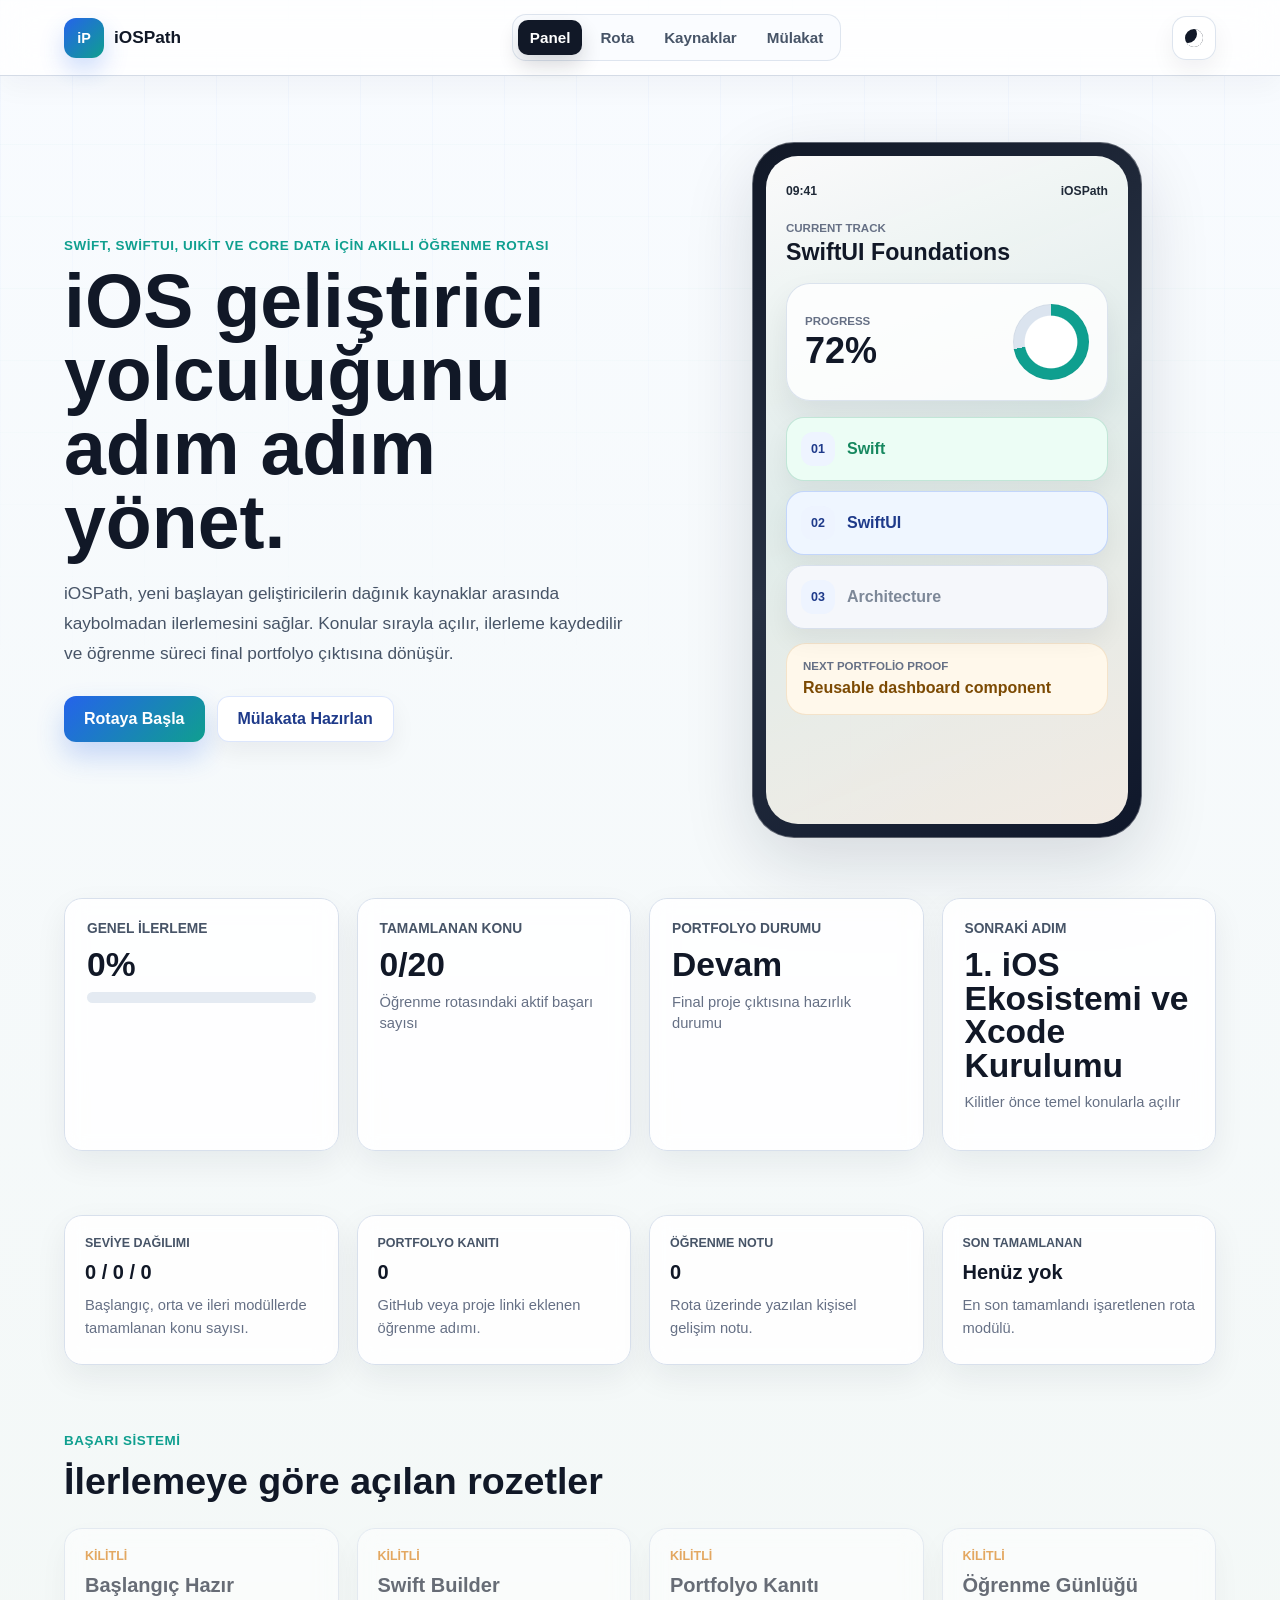
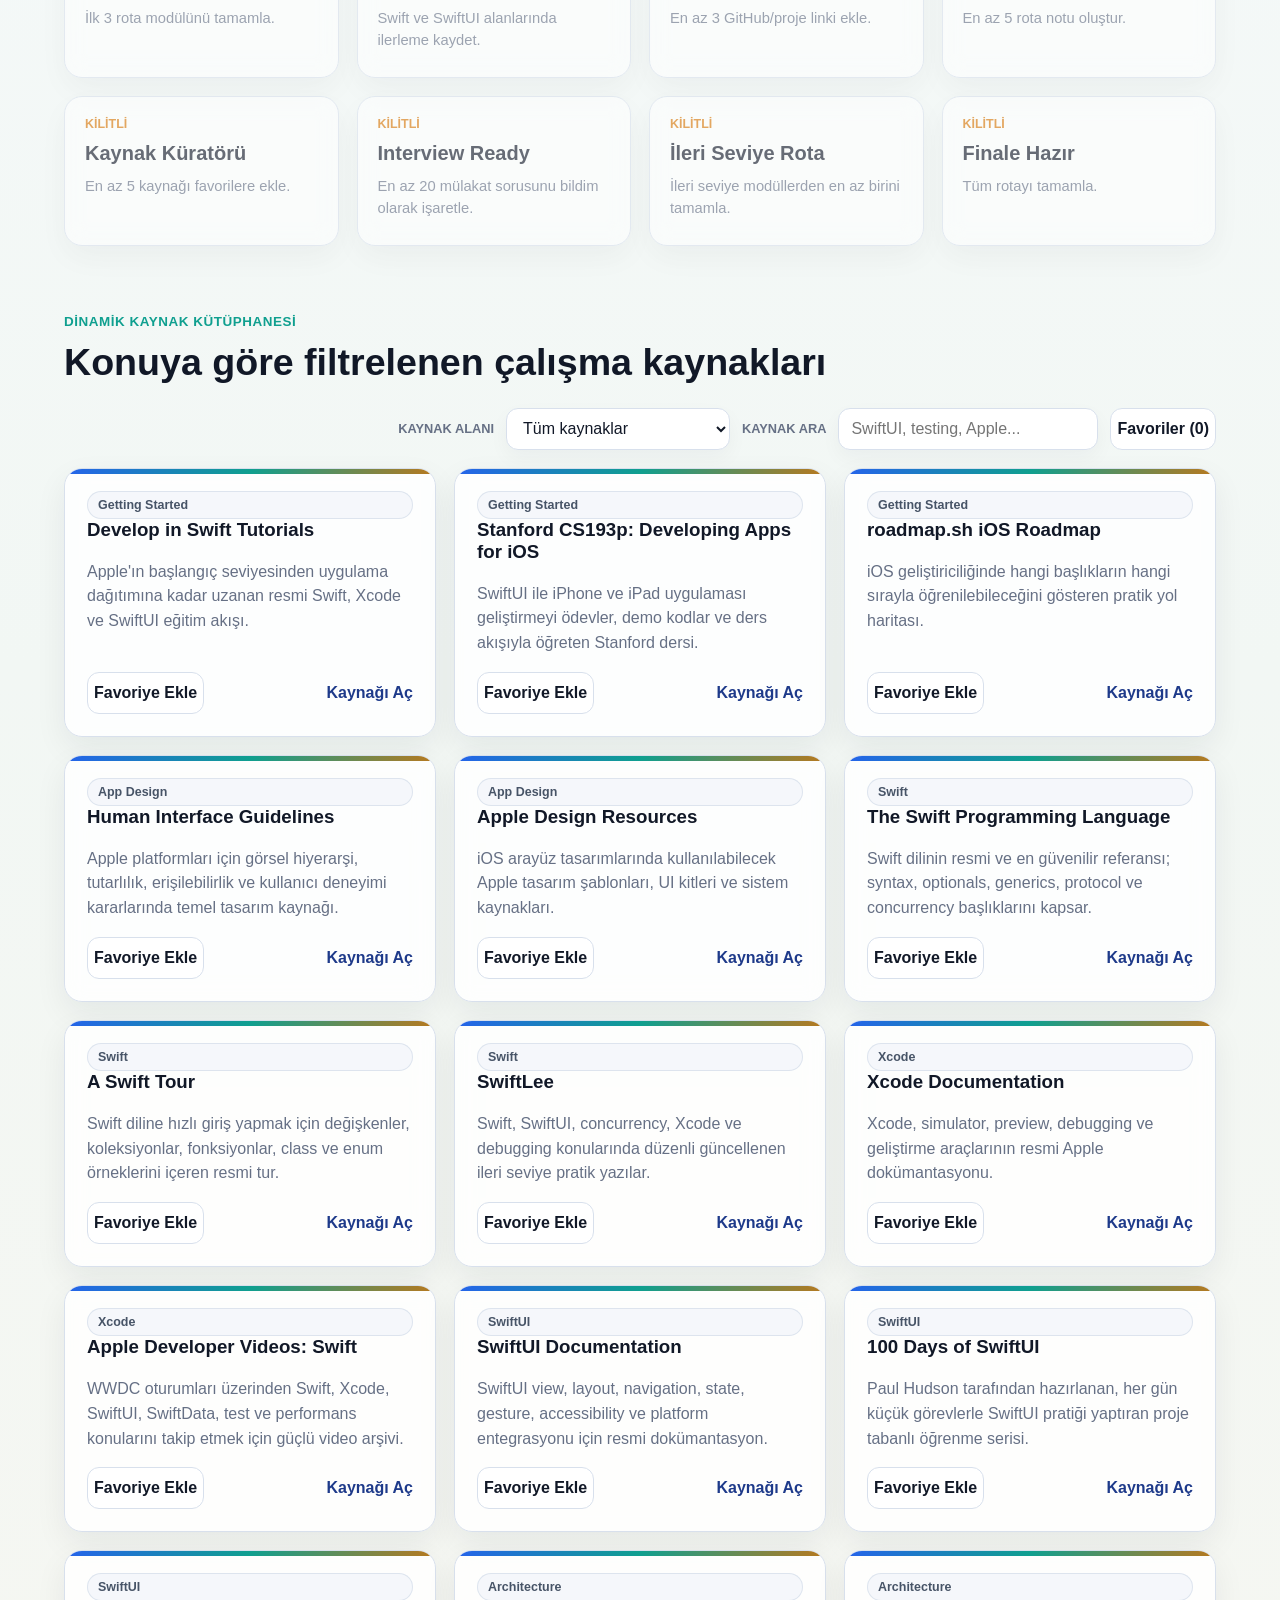
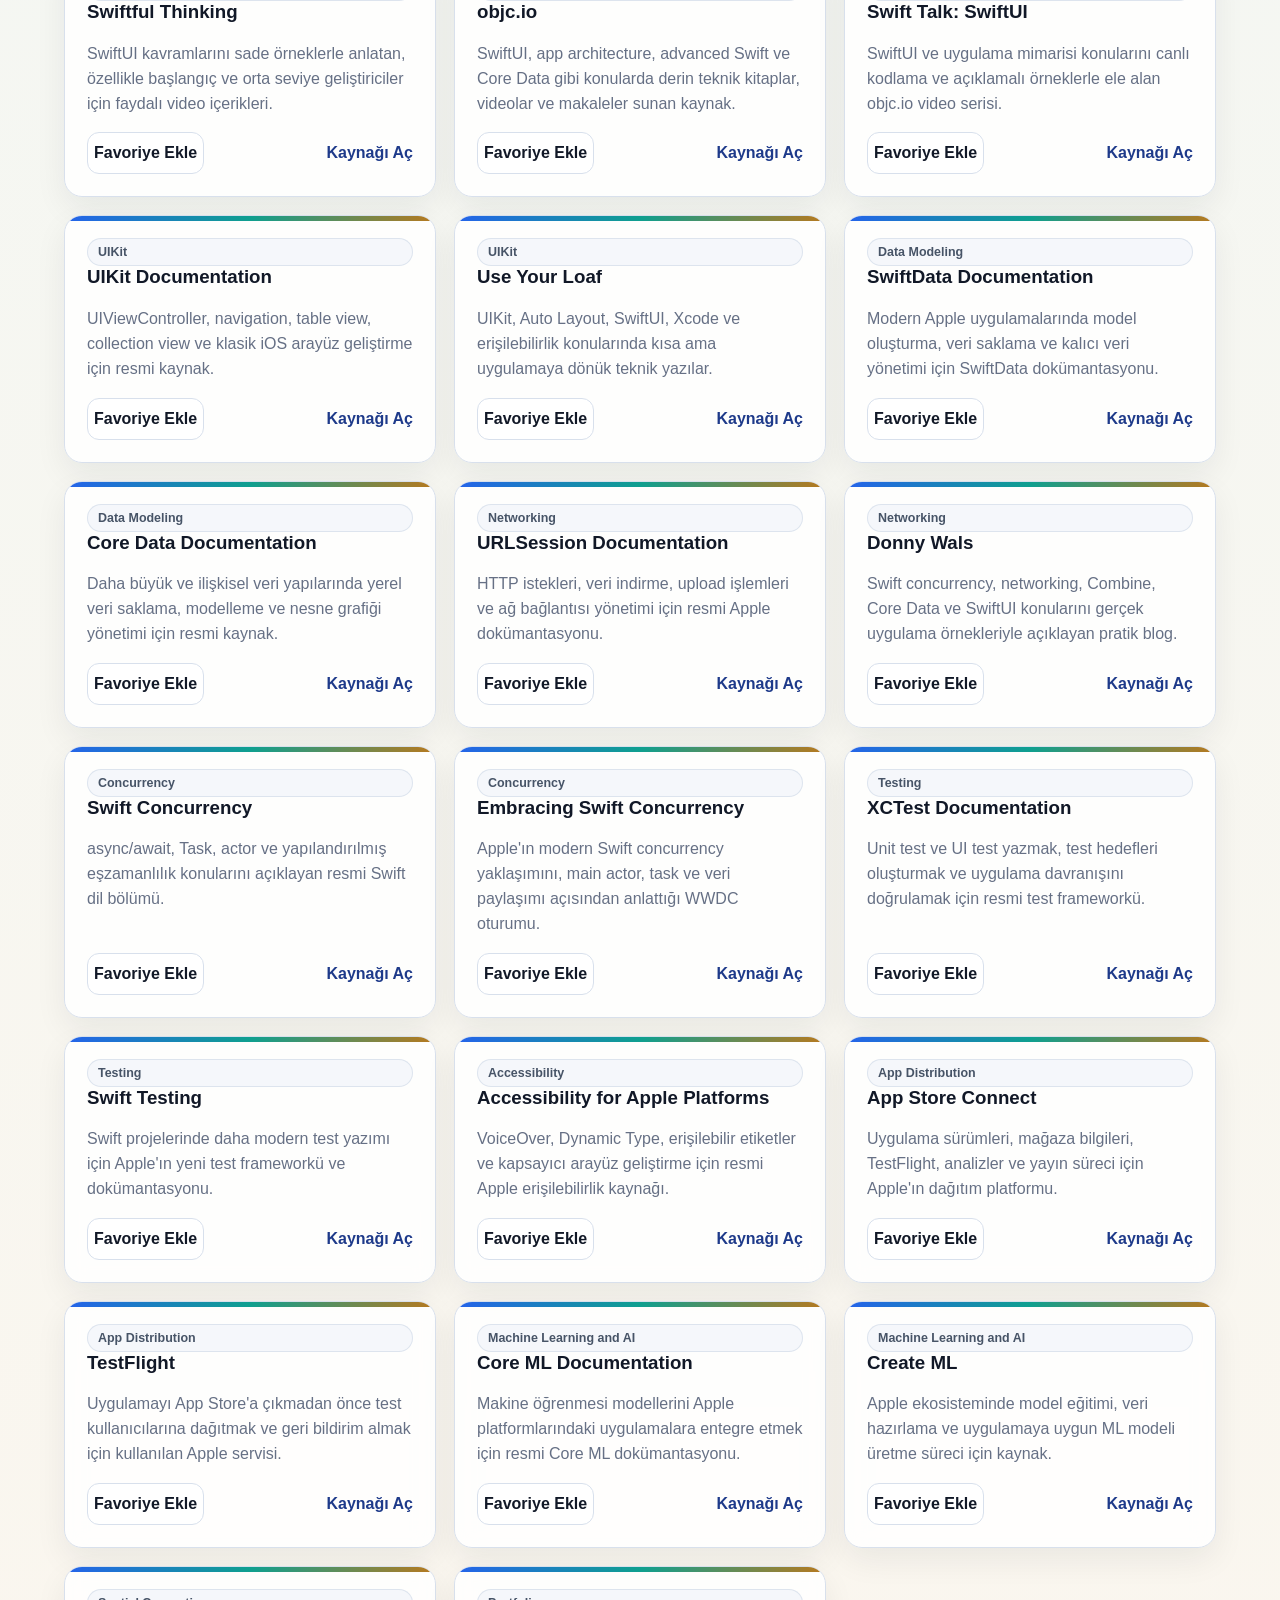
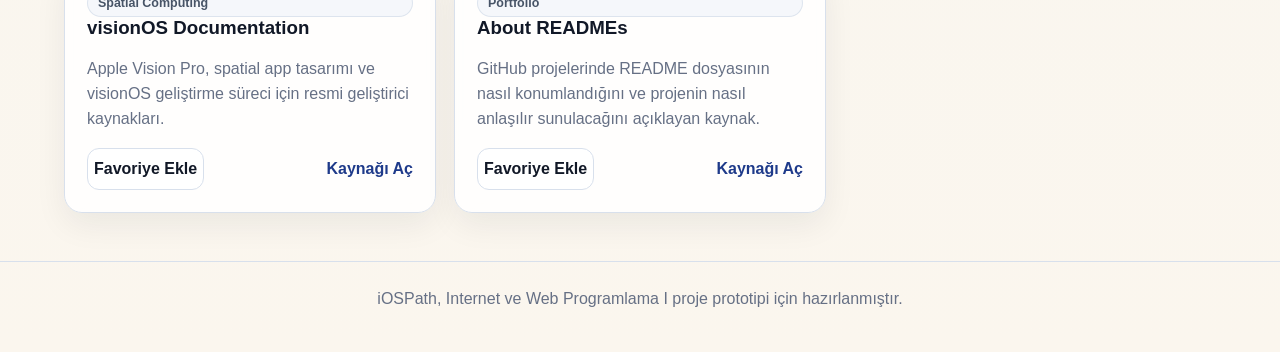
<file: index.html>
<!DOCTYPE html>
<html lang="tr">
<head>
  <meta charset="UTF-8">
  <meta name="viewport" content="width=device-width, initial-scale=1.0">
  <title>iOSPath | iOS Öğrenme Asistanı</title>
  <script>
    try {
      const storedTheme = localStorage.getItem("iospath-theme");
      const theme = storedTheme === "dark" || storedTheme === "light"
        ? storedTheme
        : matchMedia("(prefers-color-scheme: dark)").matches ? "dark" : "light";
      document.documentElement.dataset.theme = theme;
    } catch (error) {
      document.documentElement.dataset.theme = "light";
    }
  </script>
  <link rel="stylesheet" href="css/iospath.css">
</head>
<body>
  <header class="topbar">
    <a class="brand" href="index.html" aria-label="iOSPath ana sayfa">
      <span class="brand-mark">iP</span>
      <span>iOSPath</span>
    </a>
    <nav class="nav-links" aria-label="Ana menü">
      <a class="active" href="index.html">Panel</a>
      <a href="roadmap.html">Rota</a>
      <a href="#resources">Kaynaklar</a>
      <a href="interview.html">Mülakat</a>
    </nav>
    <button class="theme-toggle" id="themeToggle" type="button" aria-label="Tema değiştir" title="Tema değiştir">
      <span aria-hidden="true"></span>
    </button>
  </header>

  <main>
    <section class="hero" id="dashboard">
      <div class="hero-content">
        <p class="eyebrow">Swift, SwiftUI, UIKit ve Core Data için akıllı öğrenme rotası</p>
        <h1>iOS geliştirici yolculuğunu adım adım yönet.</h1>
        <p class="hero-copy">
          iOSPath, yeni başlayan geliştiricilerin dağınık kaynaklar arasında kaybolmadan ilerlemesini sağlar. Konular sırayla açılır, ilerleme kaydedilir ve öğrenme süreci final portfolyo çıktısına dönüşür.
        </p>
        <div class="hero-actions">
          <a class="primary-button" href="roadmap.html">Rotaya Başla</a>
          <a class="secondary-button" href="interview.html">Mülakata Hazırlan</a>
        </div>
      </div>
      <div class="hero-visual" aria-label="iOSPath teknik yetkinlik görseli">
        <div class="phone-frame">
          <div class="phone-screen">
            <div class="screen-status">
              <span>09:41</span>
              <span>iOSPath</span>
            </div>
            <div class="screen-title">
              <span>Current Track</span>
              <strong>SwiftUI Foundations</strong>
            </div>
            <div class="screen-progress">
              <div>
                <span>Progress</span>
                <strong>72%</strong>
              </div>
              <div class="screen-ring" aria-hidden="true"></div>
            </div>
            <div class="screen-modules">
              <div class="path-node active">
                <span>01</span>
                <strong>Swift</strong>
              </div>
              <div class="path-node current">
                <span>02</span>
                <strong>SwiftUI</strong>
              </div>
              <div class="path-node locked">
                <span>03</span>
                <strong>Architecture</strong>
              </div>
            </div>
            <div class="screen-footer-card">
              <span>Next portfolio proof</span>
              <strong>Reusable dashboard component</strong>
            </div>
          </div>
        </div>
      </div>
    </section>

    <section class="dashboard-grid" aria-label="Kişiselleştirilmiş ilerleme paneli">
      <article class="metric-card">
        <span class="metric-label">Genel İlerleme</span>
        <strong id="progressPercent">0%</strong>
        <div class="progress-track"><span id="progressBar"></span></div>
      </article>
      <article class="metric-card">
        <span class="metric-label">Tamamlanan Konu</span>
        <strong id="completedCount">0</strong>
        <p>Öğrenme rotasındaki aktif başarı sayısı</p>
      </article>
      <article class="metric-card">
        <span class="metric-label">Portfolyo Durumu</span>
        <strong id="portfolioStatus">Devam</strong>
        <p>Final proje çıktısına hazırlık durumu</p>
      </article>
      <article class="metric-card">
        <span class="metric-label">Sonraki Adım</span>
        <strong id="nextStep">Swift Temelleri</strong>
        <p>Kilitler önce temel konularla açılır</p>
      </article>
    </section>

    <section class="insight-grid" id="dashboardInsights" aria-label="Detaylı öğrenme istatistikleri"></section>

    <section class="section-heading">
      <p class="eyebrow">Başarı sistemi</p>
      <h2>İlerlemeye göre açılan rozetler</h2>
    </section>
    <section class="badge-grid" id="badgeGrid" aria-label="Kazanılan rozetler"></section>

    <section class="section-heading" id="resources">
      <p class="eyebrow">Dinamik kaynak kütüphanesi</p>
      <h2>Konuya göre filtrelenen çalışma kaynakları</h2>
    </section>

    <section class="resource-tools">
      <label for="resourceFilter">Kaynak alanı</label>
      <select id="resourceFilter">
        <option value="all">Tüm kaynaklar</option>
        <option value="Getting Started">Getting Started</option>
        <option value="App Design">App Design</option>
        <option value="Swift">Swift</option>
        <option value="SwiftUI">SwiftUI</option>
        <option value="Data Modeling">Data Modeling</option>
        <option value="App Development">App Development</option>
        <option value="Machine Learning and AI">Machine Learning and AI</option>
        <option value="Spatial Computing">Spatial Computing</option>
        <option value="App Distribution">App Distribution</option>
      </select>
      <label for="resourceSearch">Kaynak ara</label>
      <input id="resourceSearch" type="search" placeholder="SwiftUI, testing, Apple...">
      <button class="ghost-button" id="favoriteResourceToggle" type="button">Favoriler</button>
    </section>
    <section class="resource-grid" id="resourceGrid"></section>

  </main>

  <footer class="footer">
    <p>iOSPath, Internet ve Web Programlama I proje prototipi için hazırlanmıştır.</p>
  </footer>

  <script src="js/iospath-data.js"></script>
  <script src="js/iospath-storage.js"></script>
  <script src="js/iospath-app.js"></script>
</body>
</html>
</file>
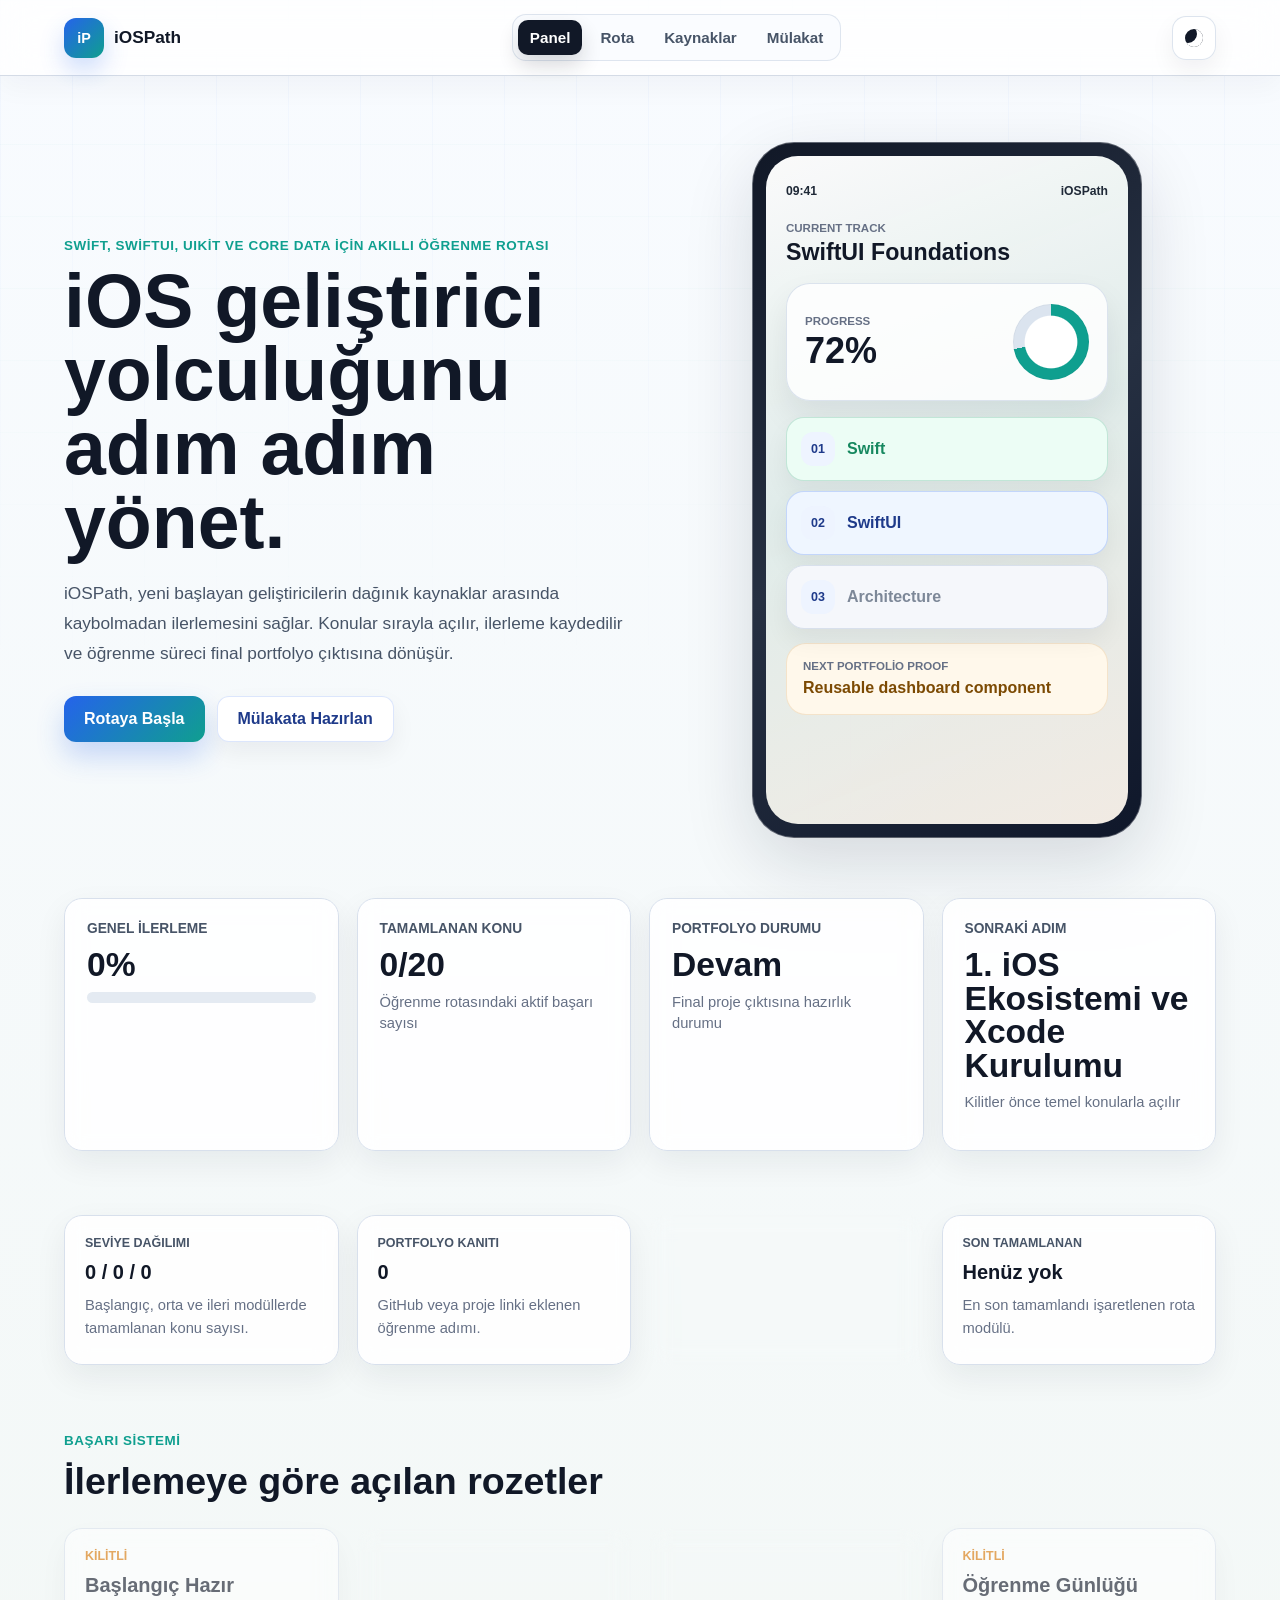
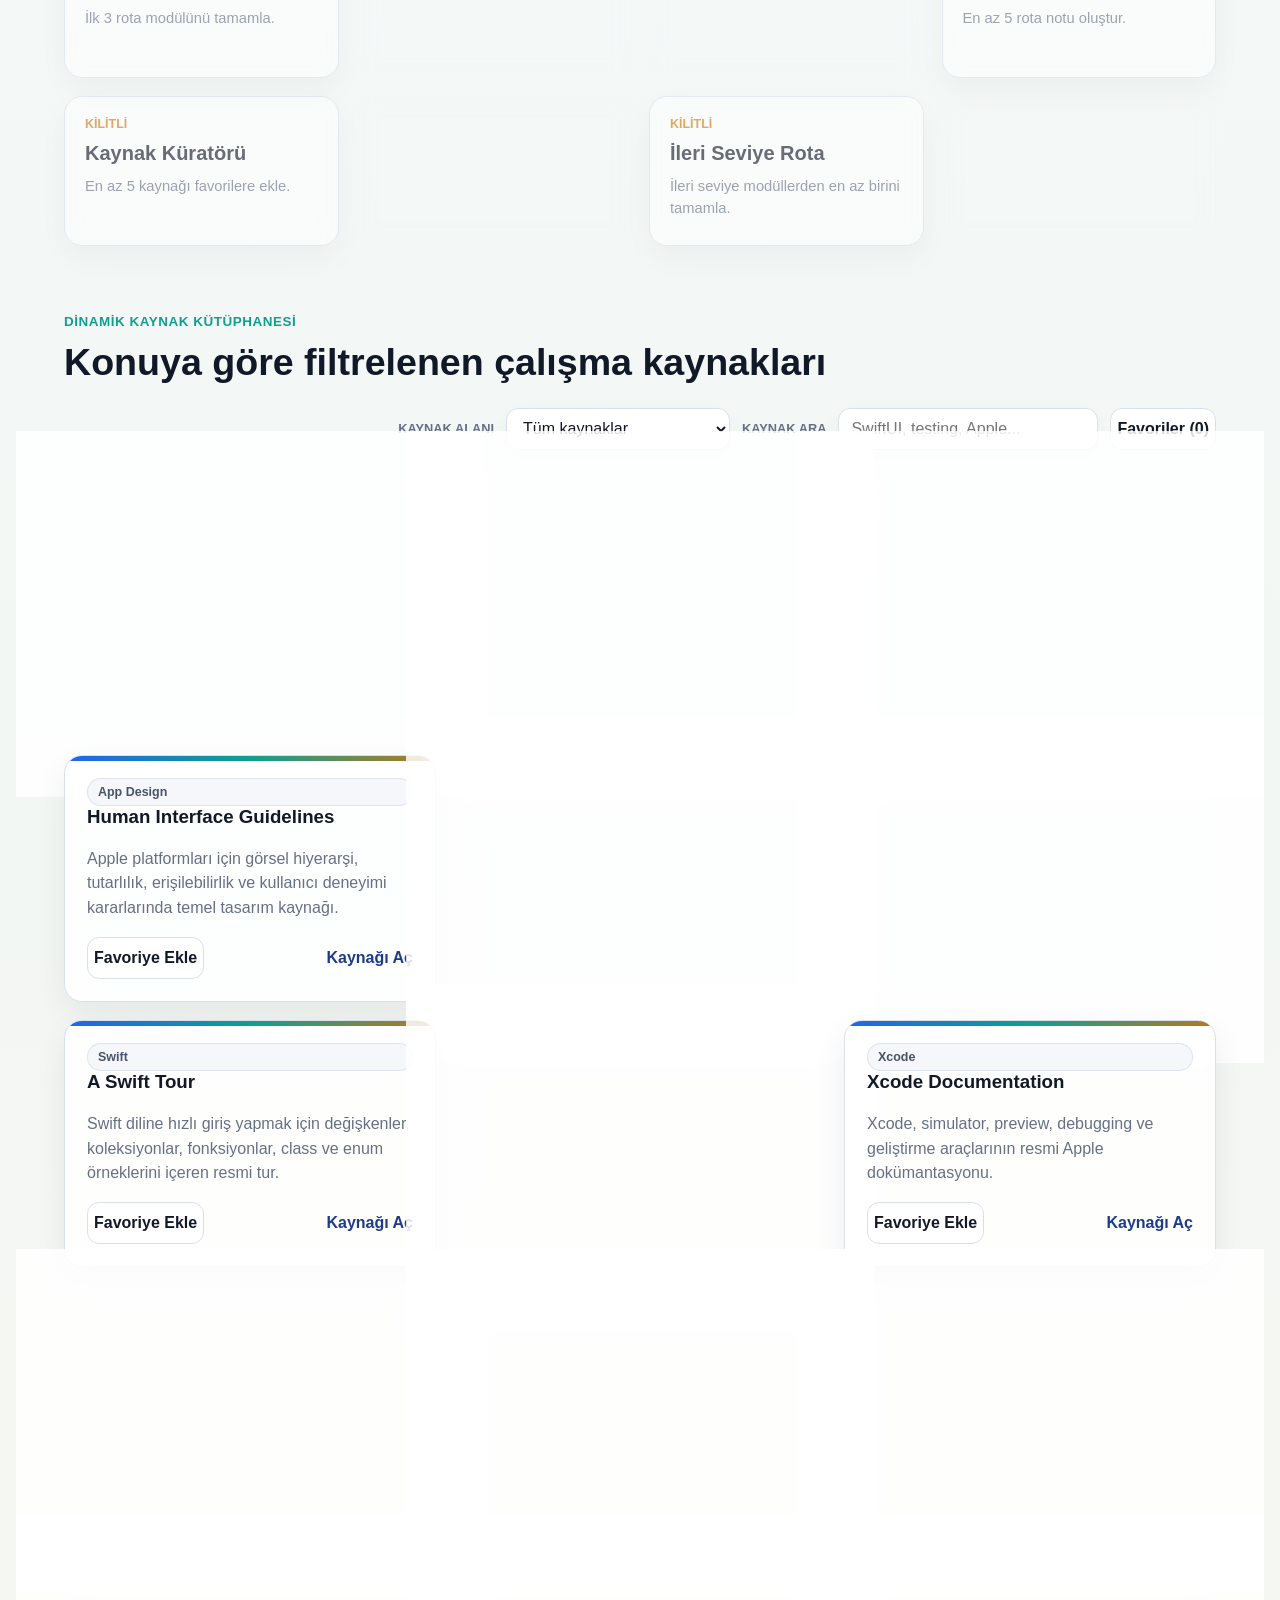
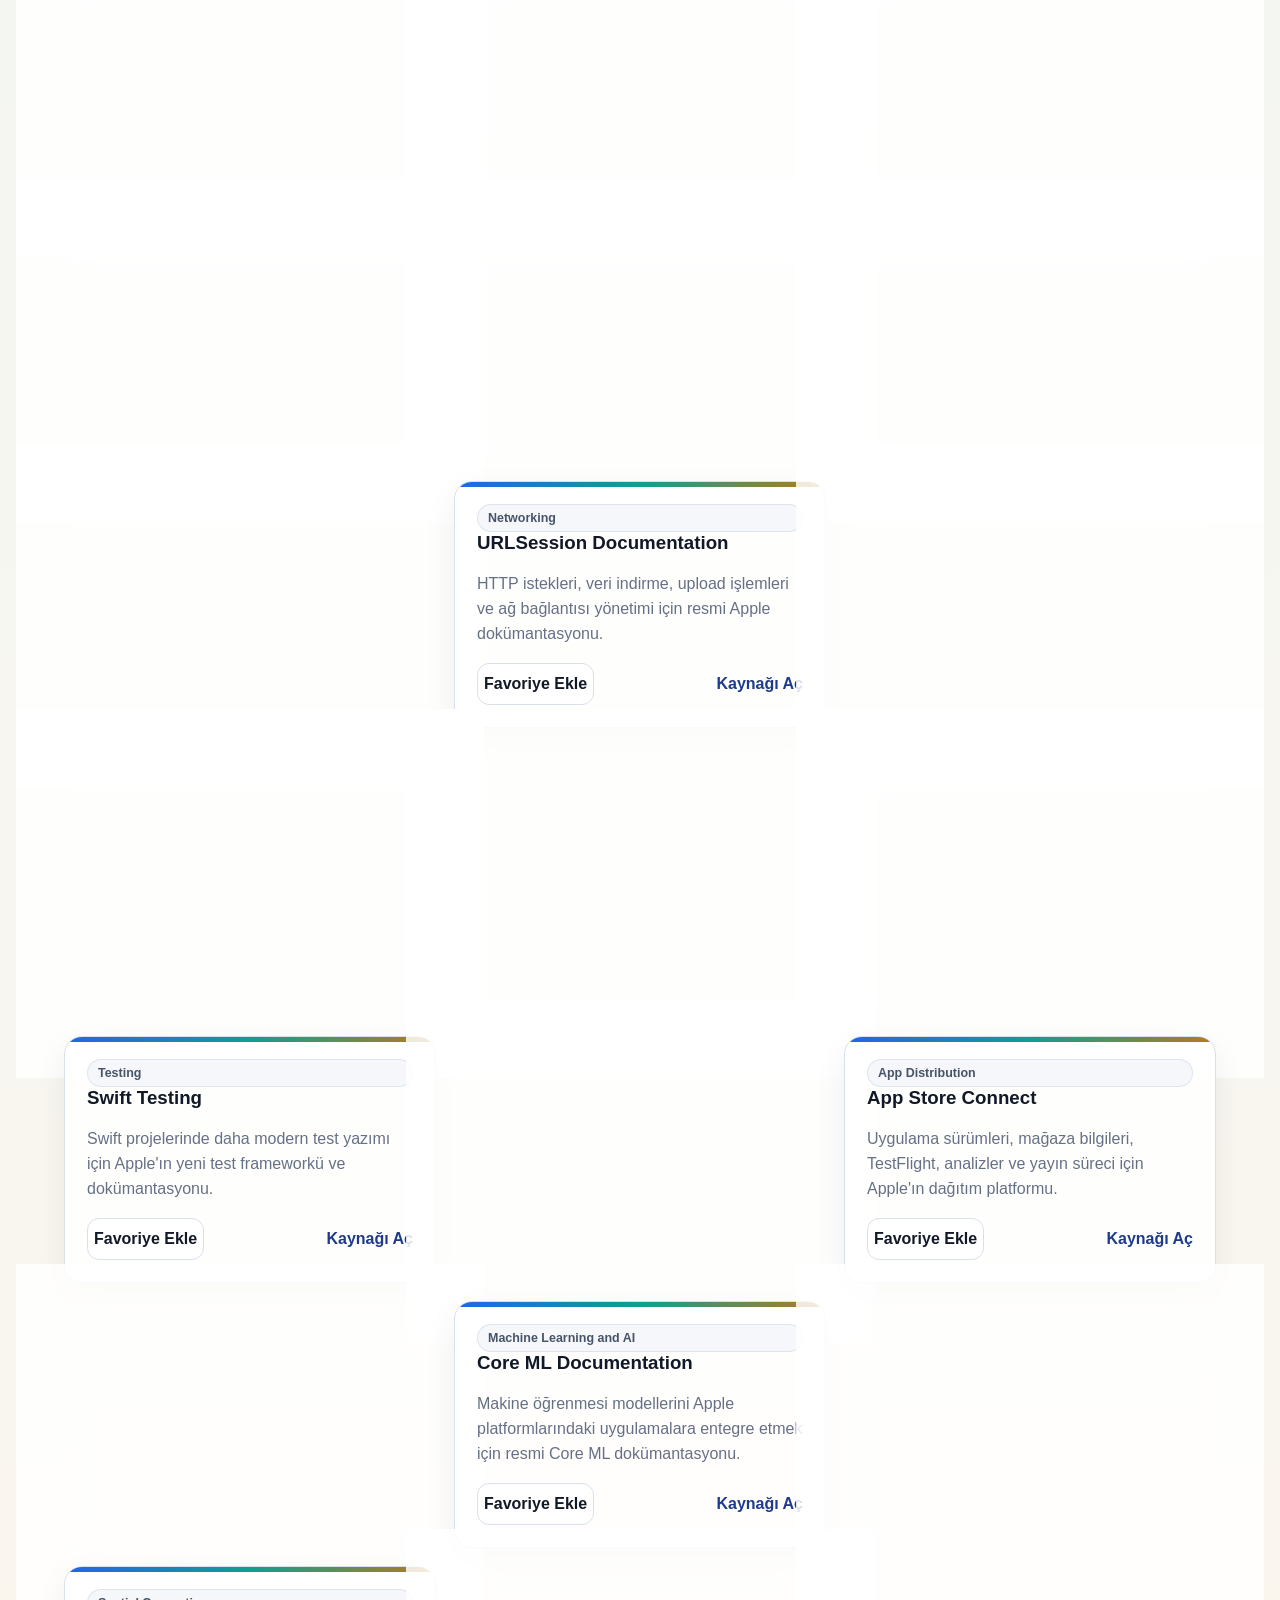
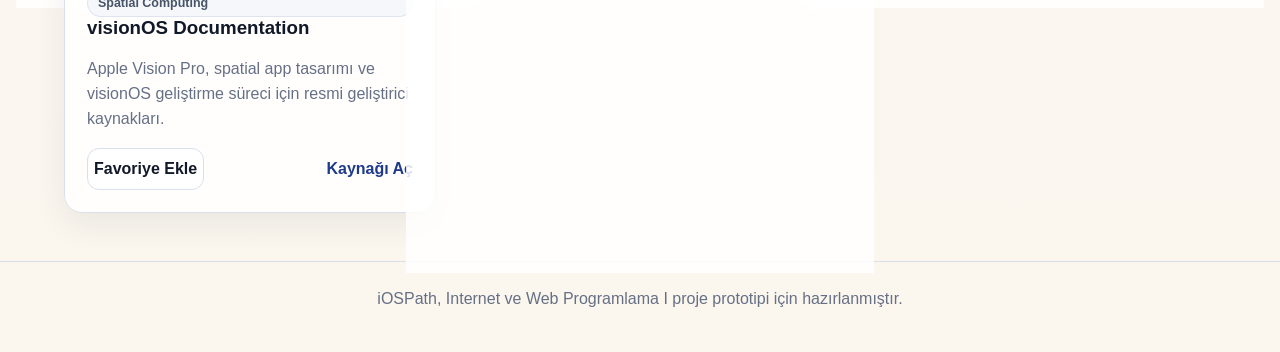
<file: iOSPath/index.html>
<!DOCTYPE html>
<html lang="tr">
<head>
  <meta charset="UTF-8">
  <meta name="viewport" content="width=device-width, initial-scale=1.0">
  <title>iOSPath | iOS Öğrenme Asistanı</title>
  <script>
    try {
      const storedTheme = localStorage.getItem("iospath-theme");
      const theme = storedTheme === "dark" || storedTheme === "light"
        ? storedTheme
        : matchMedia("(prefers-color-scheme: dark)").matches ? "dark" : "light";
      document.documentElement.dataset.theme = theme;
    } catch (error) {
      document.documentElement.dataset.theme = "light";
    }
  </script>
  <link rel="stylesheet" href="css/iospath.css">
</head>
<body>
  <header class="topbar">
    <a class="brand" href="iospath.html" aria-label="iOSPath ana sayfa">
      <span class="brand-mark">iP</span>
      <span>iOSPath</span>
    </a>
    <nav class="nav-links" aria-label="Ana menü">
      <a class="active" href="iospath.html">Panel</a>
      <a href="roadmap.html">Rota</a>
      <a href="#resources">Kaynaklar</a>
      <a href="interview.html">Mülakat</a>
    </nav>
    <button class="theme-toggle" id="themeToggle" type="button" aria-label="Tema değiştir" title="Tema değiştir">
      <span aria-hidden="true"></span>
    </button>
  </header>

  <main>
    <section class="hero" id="dashboard">
      <div class="hero-content">
        <p class="eyebrow">Swift, SwiftUI, UIKit ve Core Data için akıllı öğrenme rotası</p>
        <h1>iOS geliştirici yolculuğunu adım adım yönet.</h1>
        <p class="hero-copy">
          iOSPath, yeni başlayan geliştiricilerin dağınık kaynaklar arasında kaybolmadan ilerlemesini sağlar. Konular sırayla açılır, ilerleme kaydedilir ve öğrenme süreci final portfolyo çıktısına dönüşür.
        </p>
        <div class="hero-actions">
          <a class="primary-button" href="roadmap.html">Rotaya Başla</a>
          <a class="secondary-button" href="interview.html">Mülakata Hazırlan</a>
        </div>
      </div>
      <div class="hero-visual" aria-label="iOSPath teknik yetkinlik görseli">
        <div class="phone-frame">
          <div class="phone-screen">
            <div class="screen-status">
              <span>09:41</span>
              <span>iOSPath</span>
            </div>
            <div class="screen-title">
              <span>Current Track</span>
              <strong>SwiftUI Foundations</strong>
            </div>
            <div class="screen-progress">
              <div>
                <span>Progress</span>
                <strong>72%</strong>
              </div>
              <div class="screen-ring" aria-hidden="true"></div>
            </div>
            <div class="screen-modules">
              <div class="path-node active">
                <span>01</span>
                <strong>Swift</strong>
              </div>
              <div class="path-node current">
                <span>02</span>
                <strong>SwiftUI</strong>
              </div>
              <div class="path-node locked">
                <span>03</span>
                <strong>Architecture</strong>
              </div>
            </div>
            <div class="screen-footer-card">
              <span>Next portfolio proof</span>
              <strong>Reusable dashboard component</strong>
            </div>
          </div>
        </div>
      </div>
    </section>

    <section class="dashboard-grid" aria-label="Kişiselleştirilmiş ilerleme paneli">
      <article class="metric-card">
        <span class="metric-label">Genel İlerleme</span>
        <strong id="progressPercent">0%</strong>
        <div class="progress-track"><span id="progressBar"></span></div>
      </article>
      <article class="metric-card">
        <span class="metric-label">Tamamlanan Konu</span>
        <strong id="completedCount">0</strong>
        <p>Öğrenme rotasındaki aktif başarı sayısı</p>
      </article>
      <article class="metric-card">
        <span class="metric-label">Portfolyo Durumu</span>
        <strong id="portfolioStatus">Devam</strong>
        <p>Final proje çıktısına hazırlık durumu</p>
      </article>
      <article class="metric-card">
        <span class="metric-label">Sonraki Adım</span>
        <strong id="nextStep">Swift Temelleri</strong>
        <p>Kilitler önce temel konularla açılır</p>
      </article>
    </section>

    <section class="insight-grid" id="dashboardInsights" aria-label="Detaylı öğrenme istatistikleri"></section>

    <section class="section-heading">
      <p class="eyebrow">Başarı sistemi</p>
      <h2>İlerlemeye göre açılan rozetler</h2>
    </section>
    <section class="badge-grid" id="badgeGrid" aria-label="Kazanılan rozetler"></section>

    <section class="section-heading" id="resources">
      <p class="eyebrow">Dinamik kaynak kütüphanesi</p>
      <h2>Konuya göre filtrelenen çalışma kaynakları</h2>
    </section>

    <section class="resource-tools">
      <label for="resourceFilter">Kaynak alanı</label>
      <select id="resourceFilter">
        <option value="all">Tüm kaynaklar</option>
        <option value="Getting Started">Getting Started</option>
        <option value="App Design">App Design</option>
        <option value="Swift">Swift</option>
        <option value="SwiftUI">SwiftUI</option>
        <option value="Data Modeling">Data Modeling</option>
        <option value="App Development">App Development</option>
        <option value="Machine Learning and AI">Machine Learning and AI</option>
        <option value="Spatial Computing">Spatial Computing</option>
        <option value="App Distribution">App Distribution</option>
      </select>
      <label for="resourceSearch">Kaynak ara</label>
      <input id="resourceSearch" type="search" placeholder="SwiftUI, testing, Apple...">
      <button class="ghost-button" id="favoriteResourceToggle" type="button">Favoriler</button>
    </section>
    <section class="resource-grid" id="resourceGrid"></section>

  </main>

  <footer class="footer">
    <p>iOSPath, Internet ve Web Programlama I proje prototipi için hazırlanmıştır.</p>
  </footer>

  <script src="js/iospath-data.js"></script>
  <script src="js/iospath-storage.js"></script>
  <script src="js/iospath-app.js"></script>
</body>
</html>
</file>
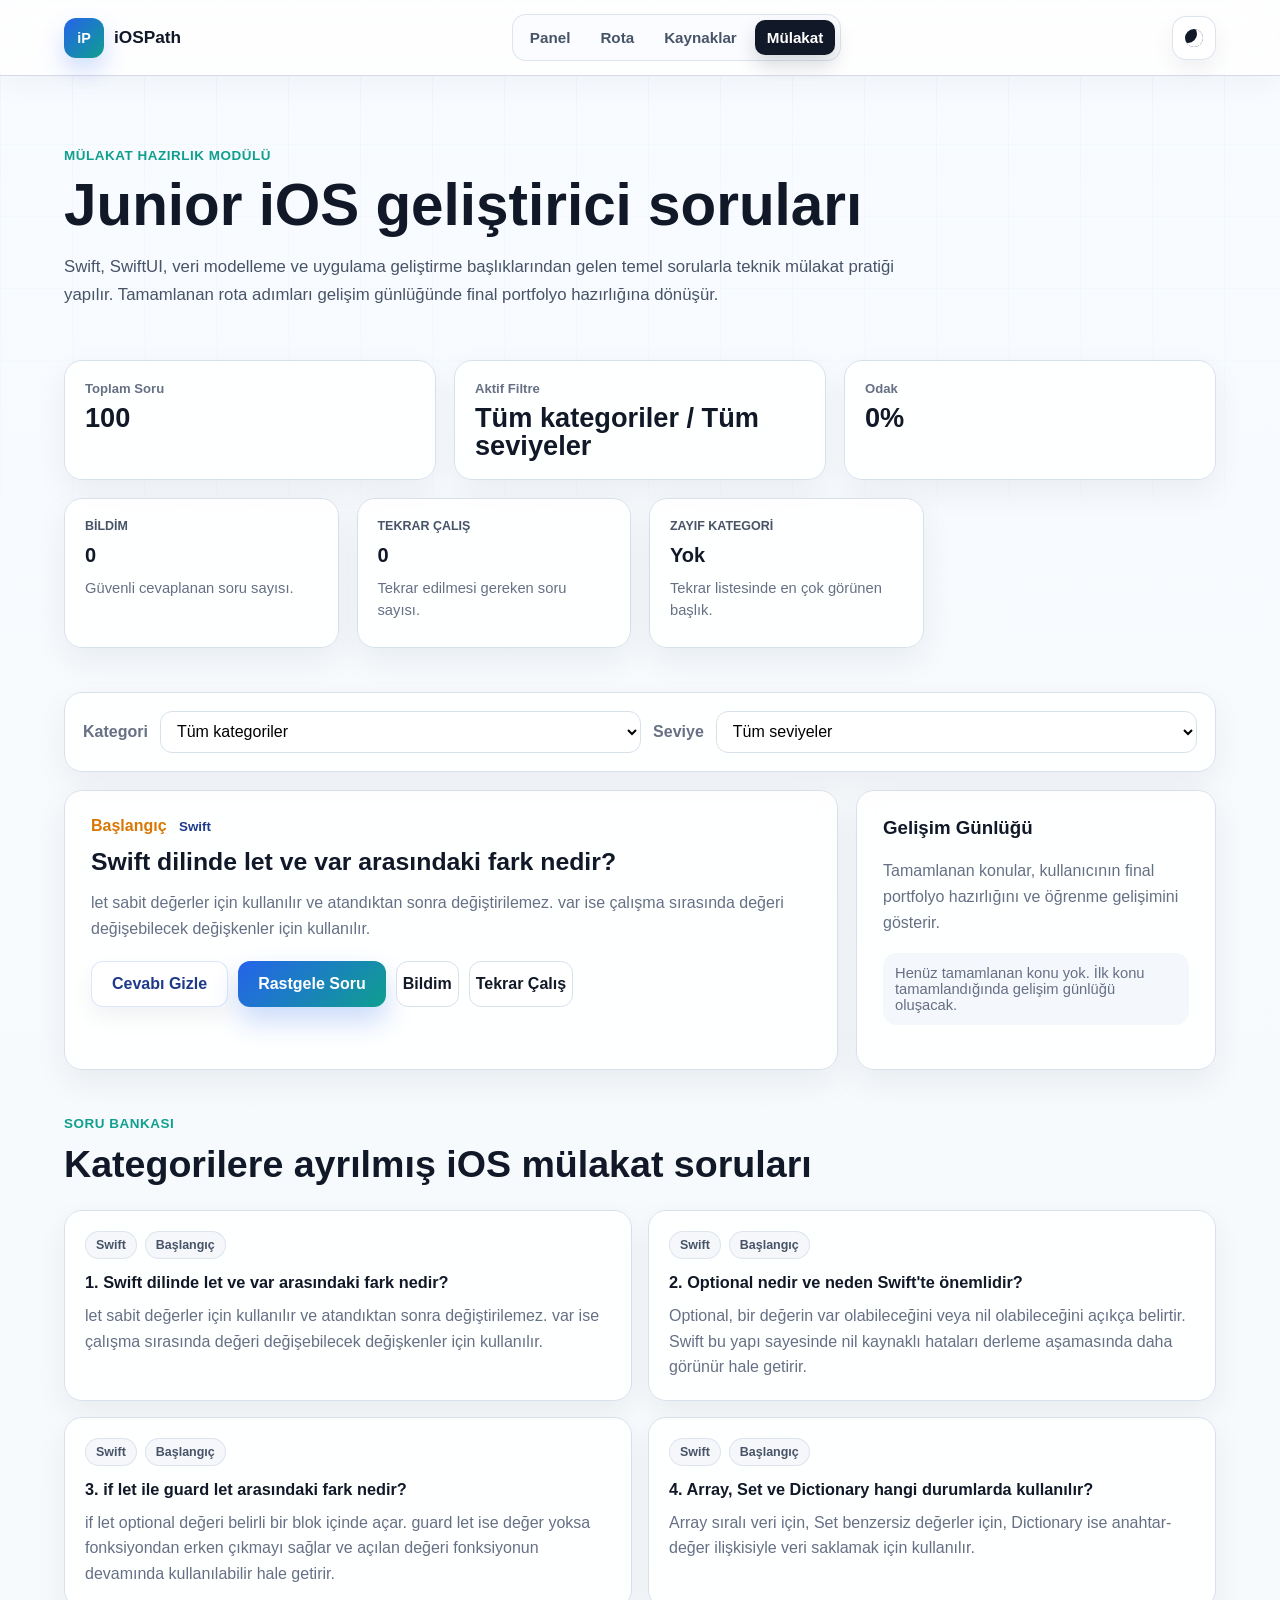
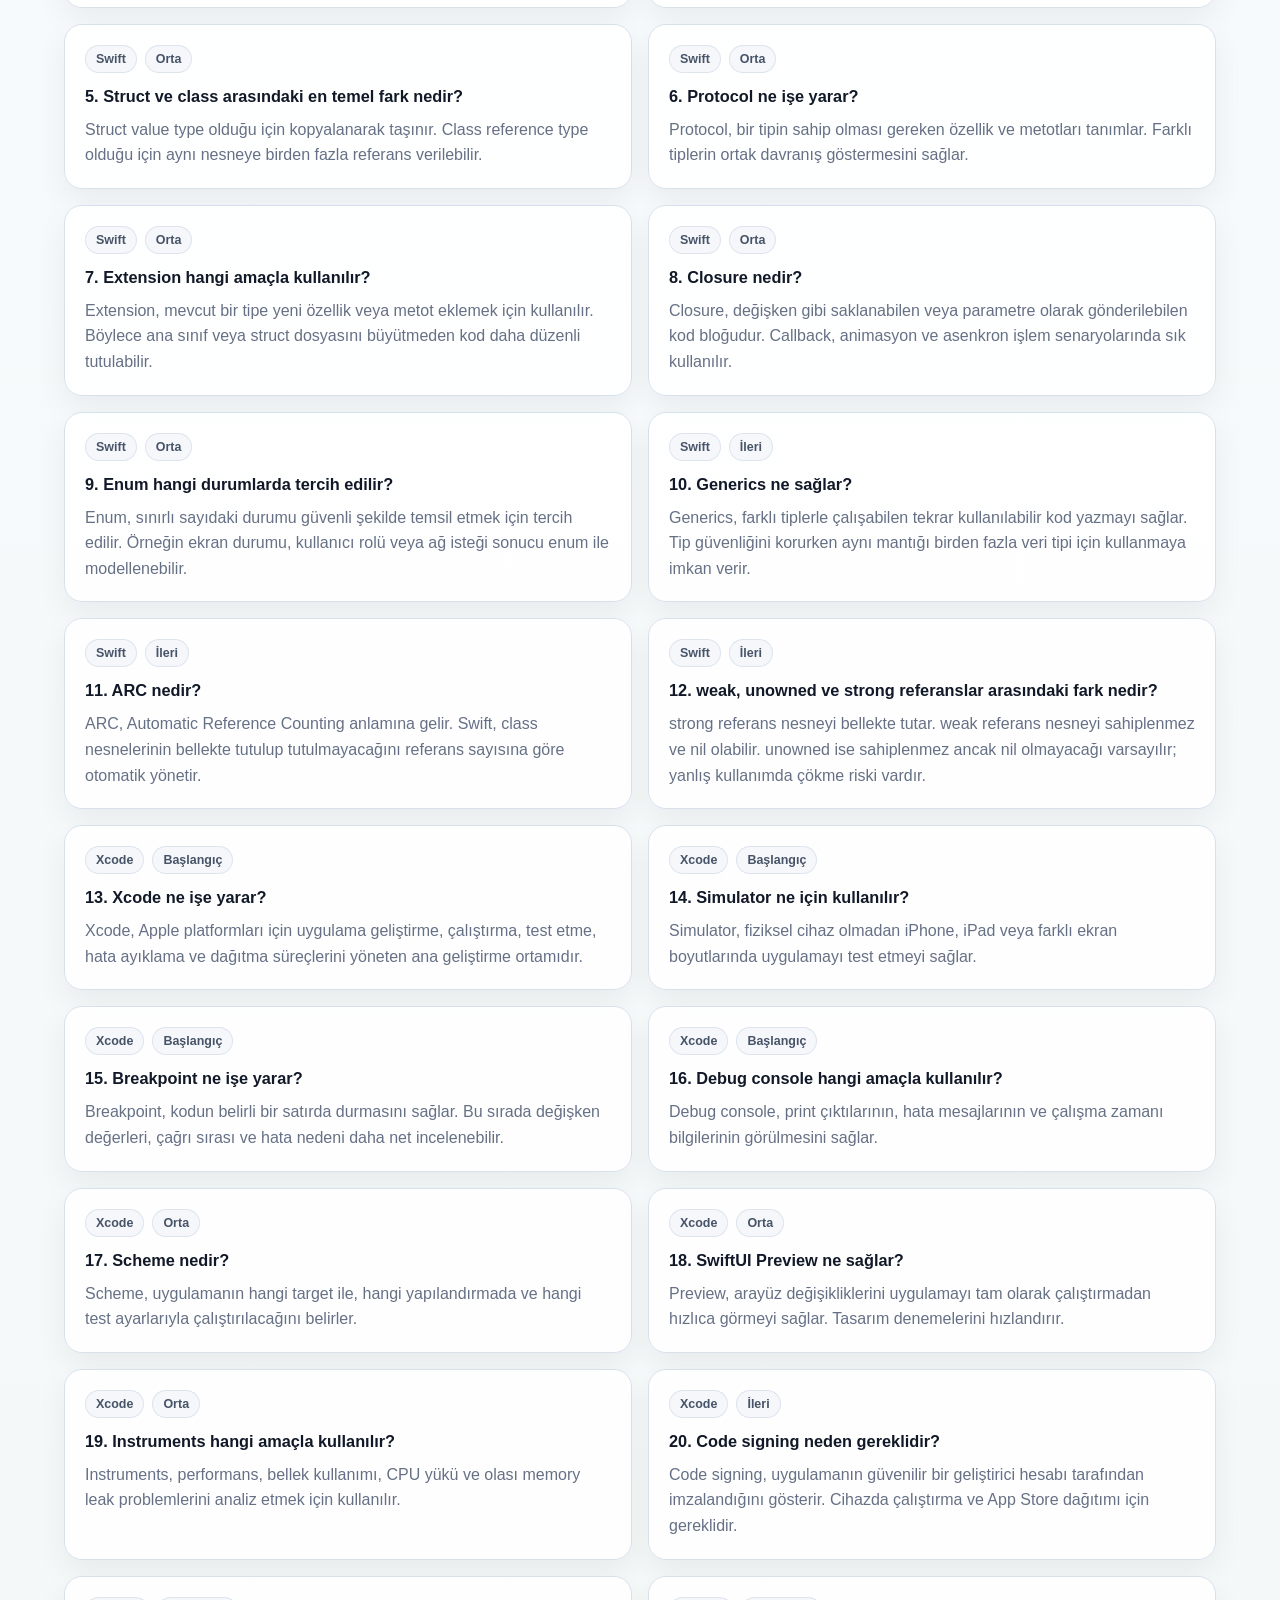
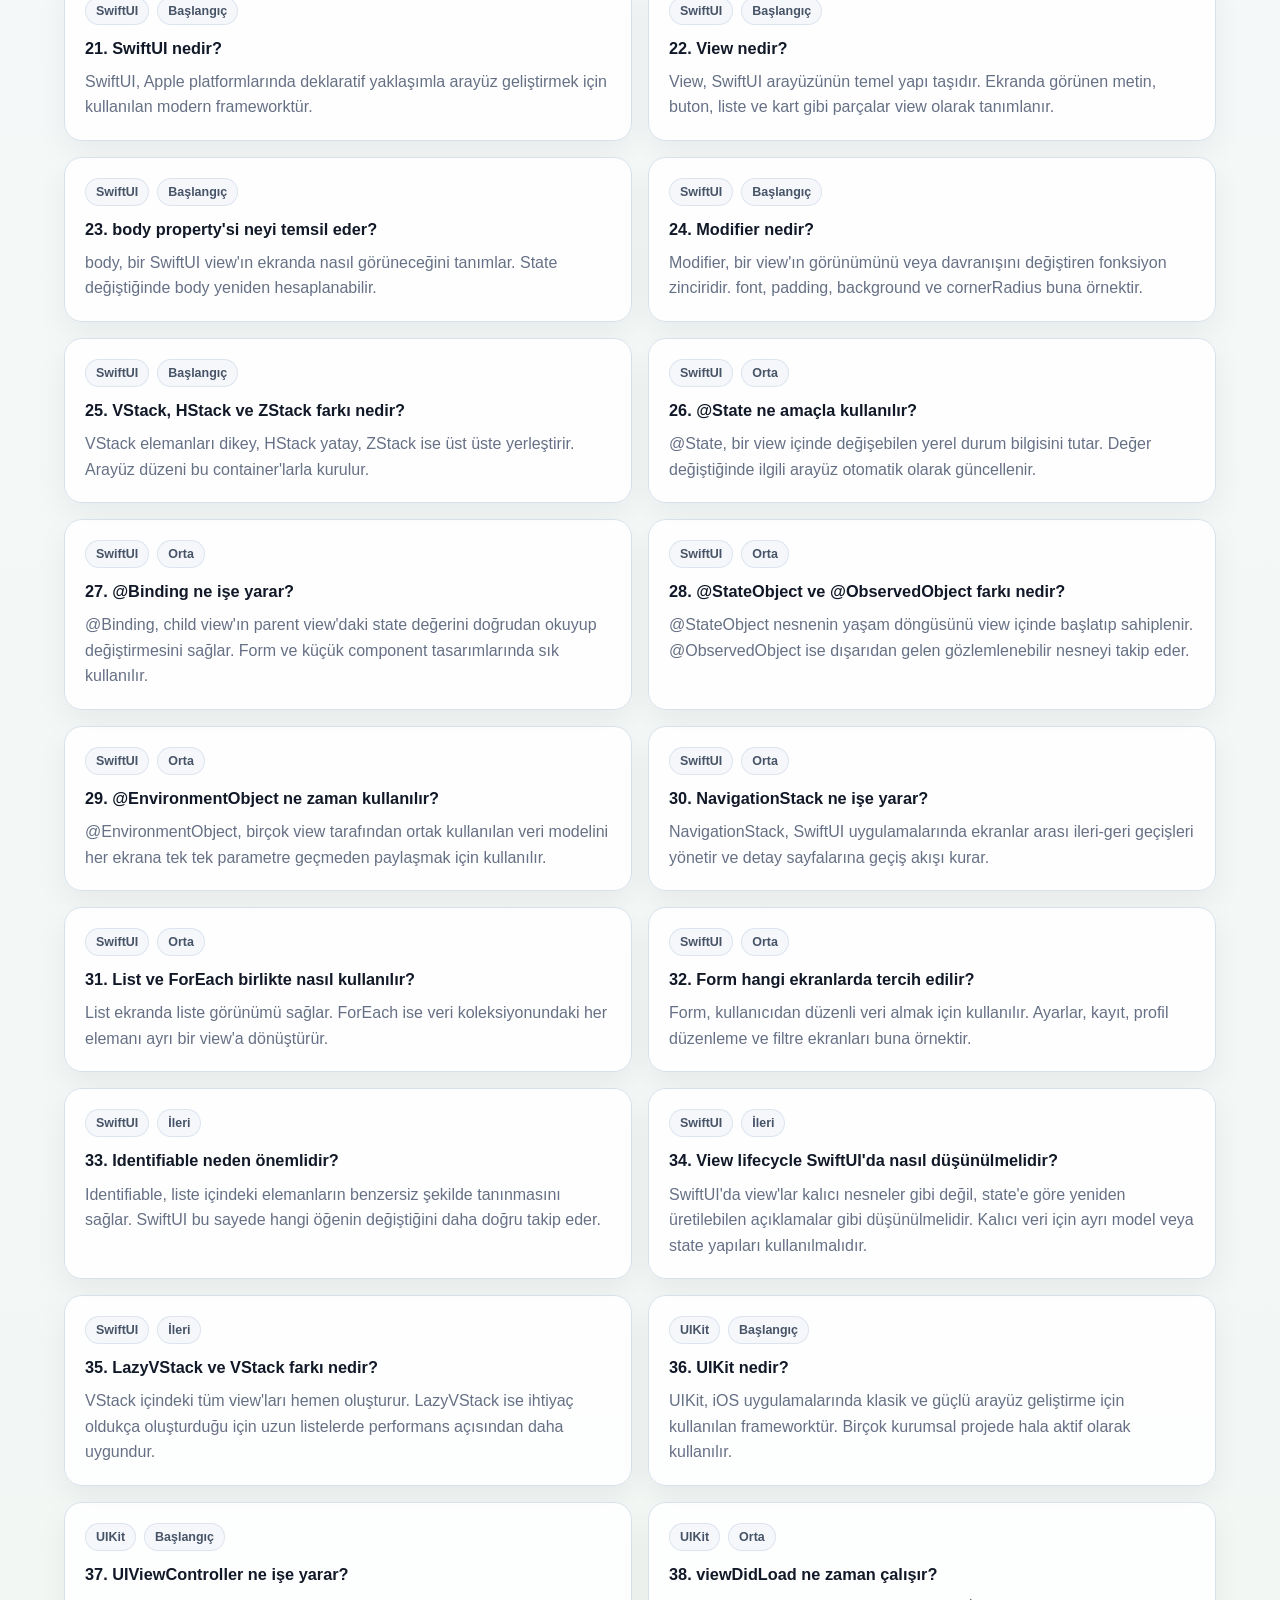
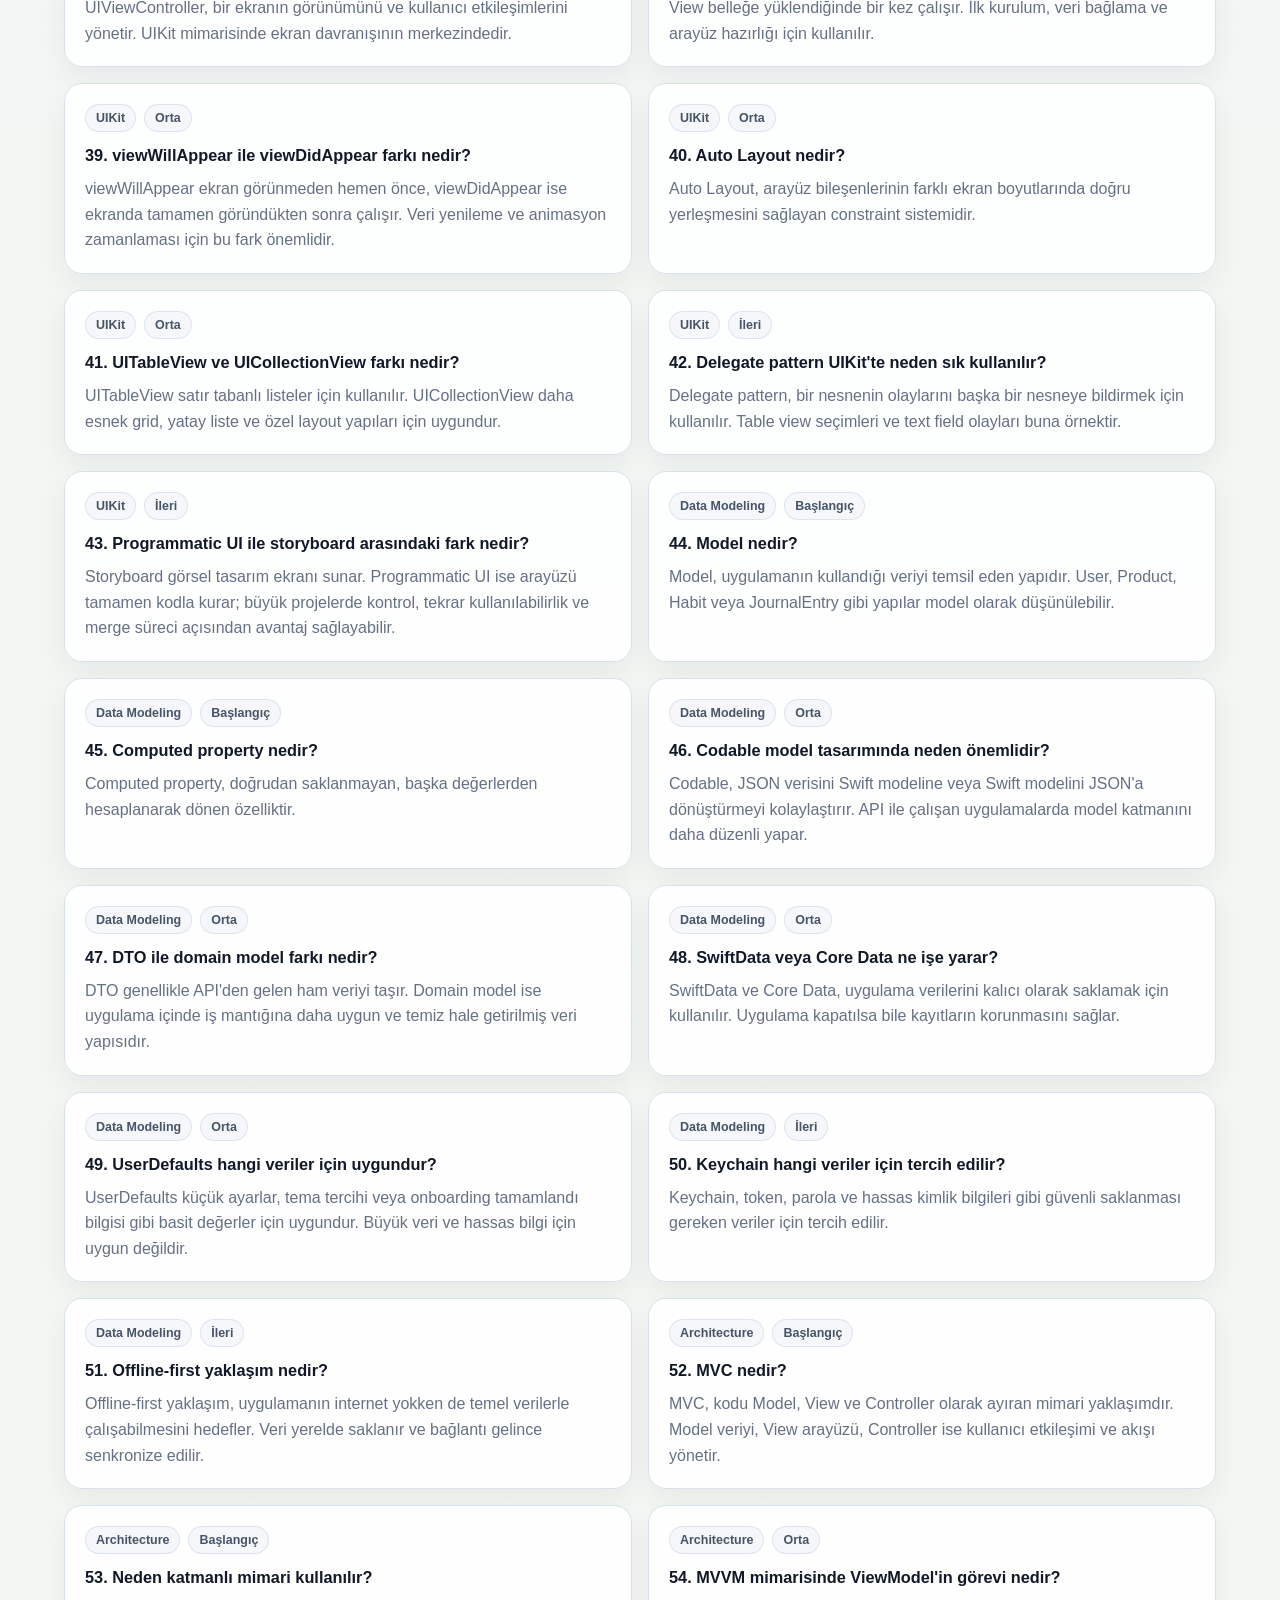
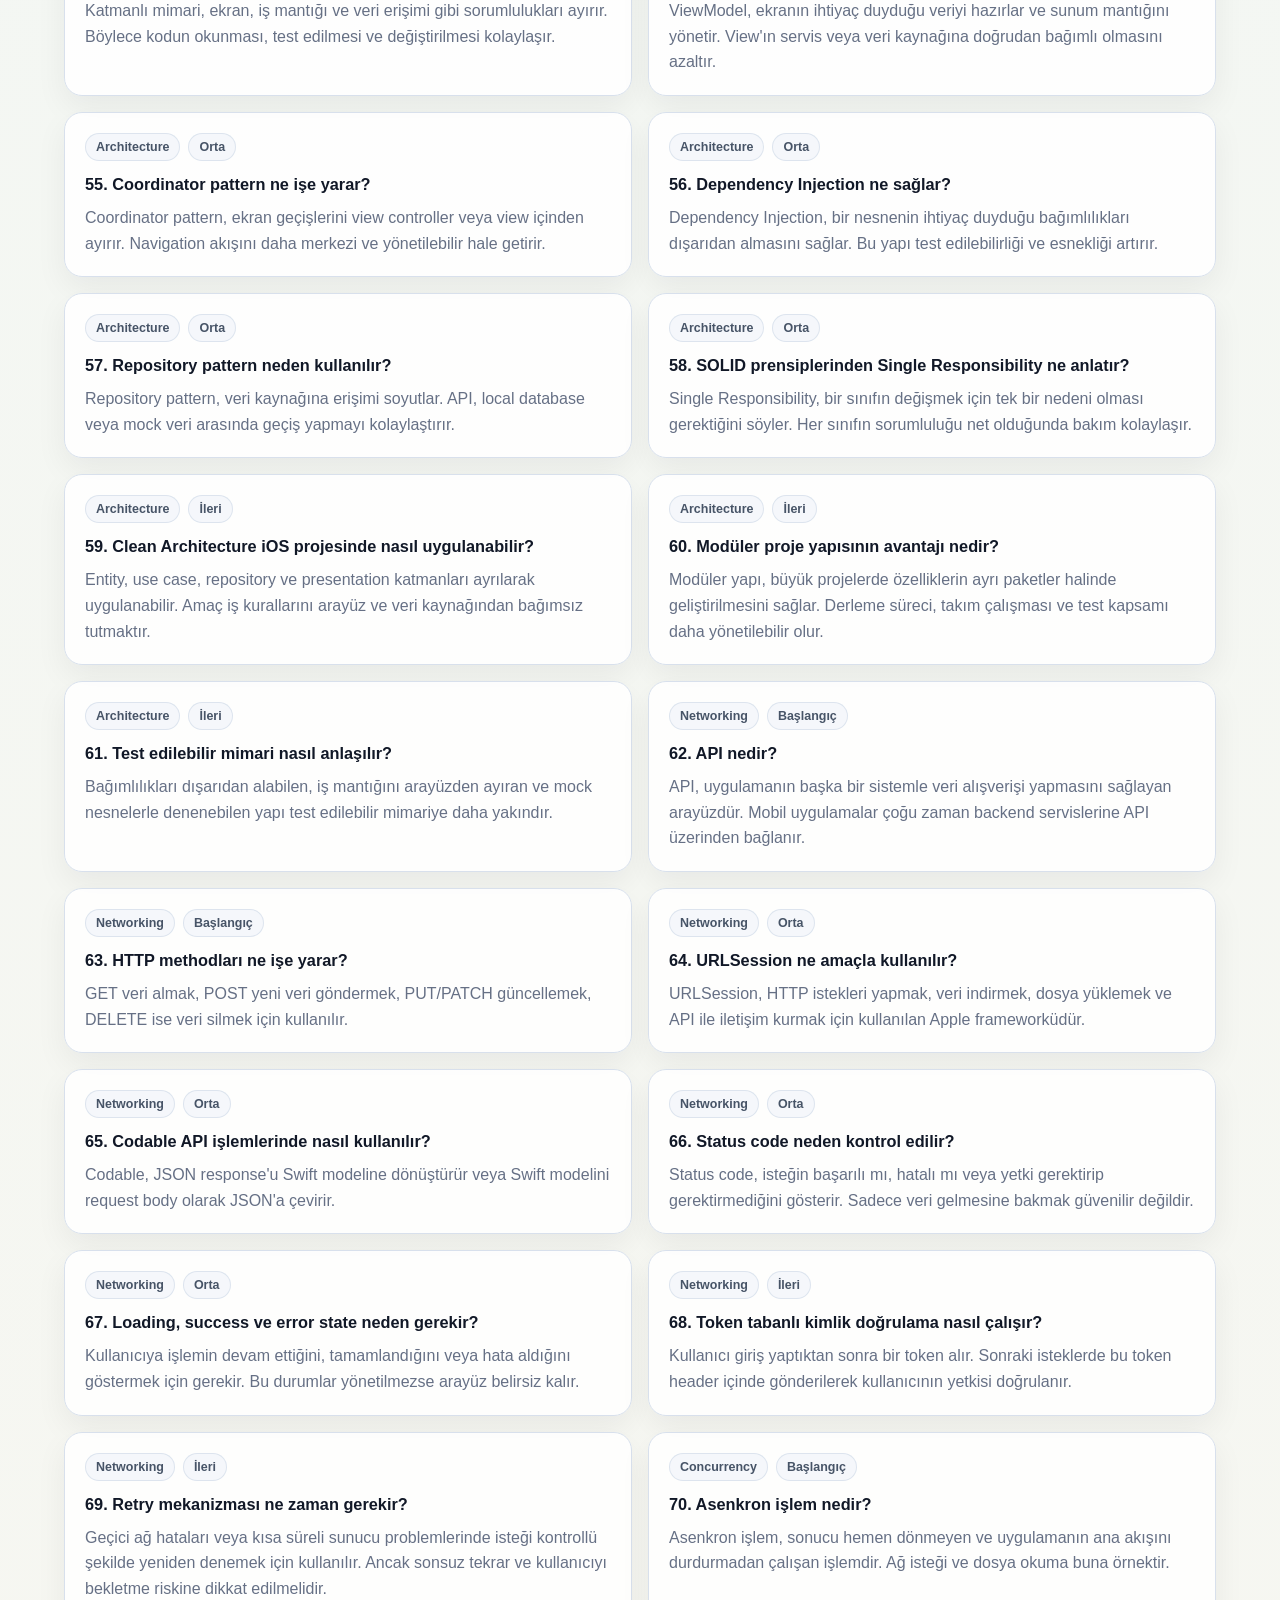
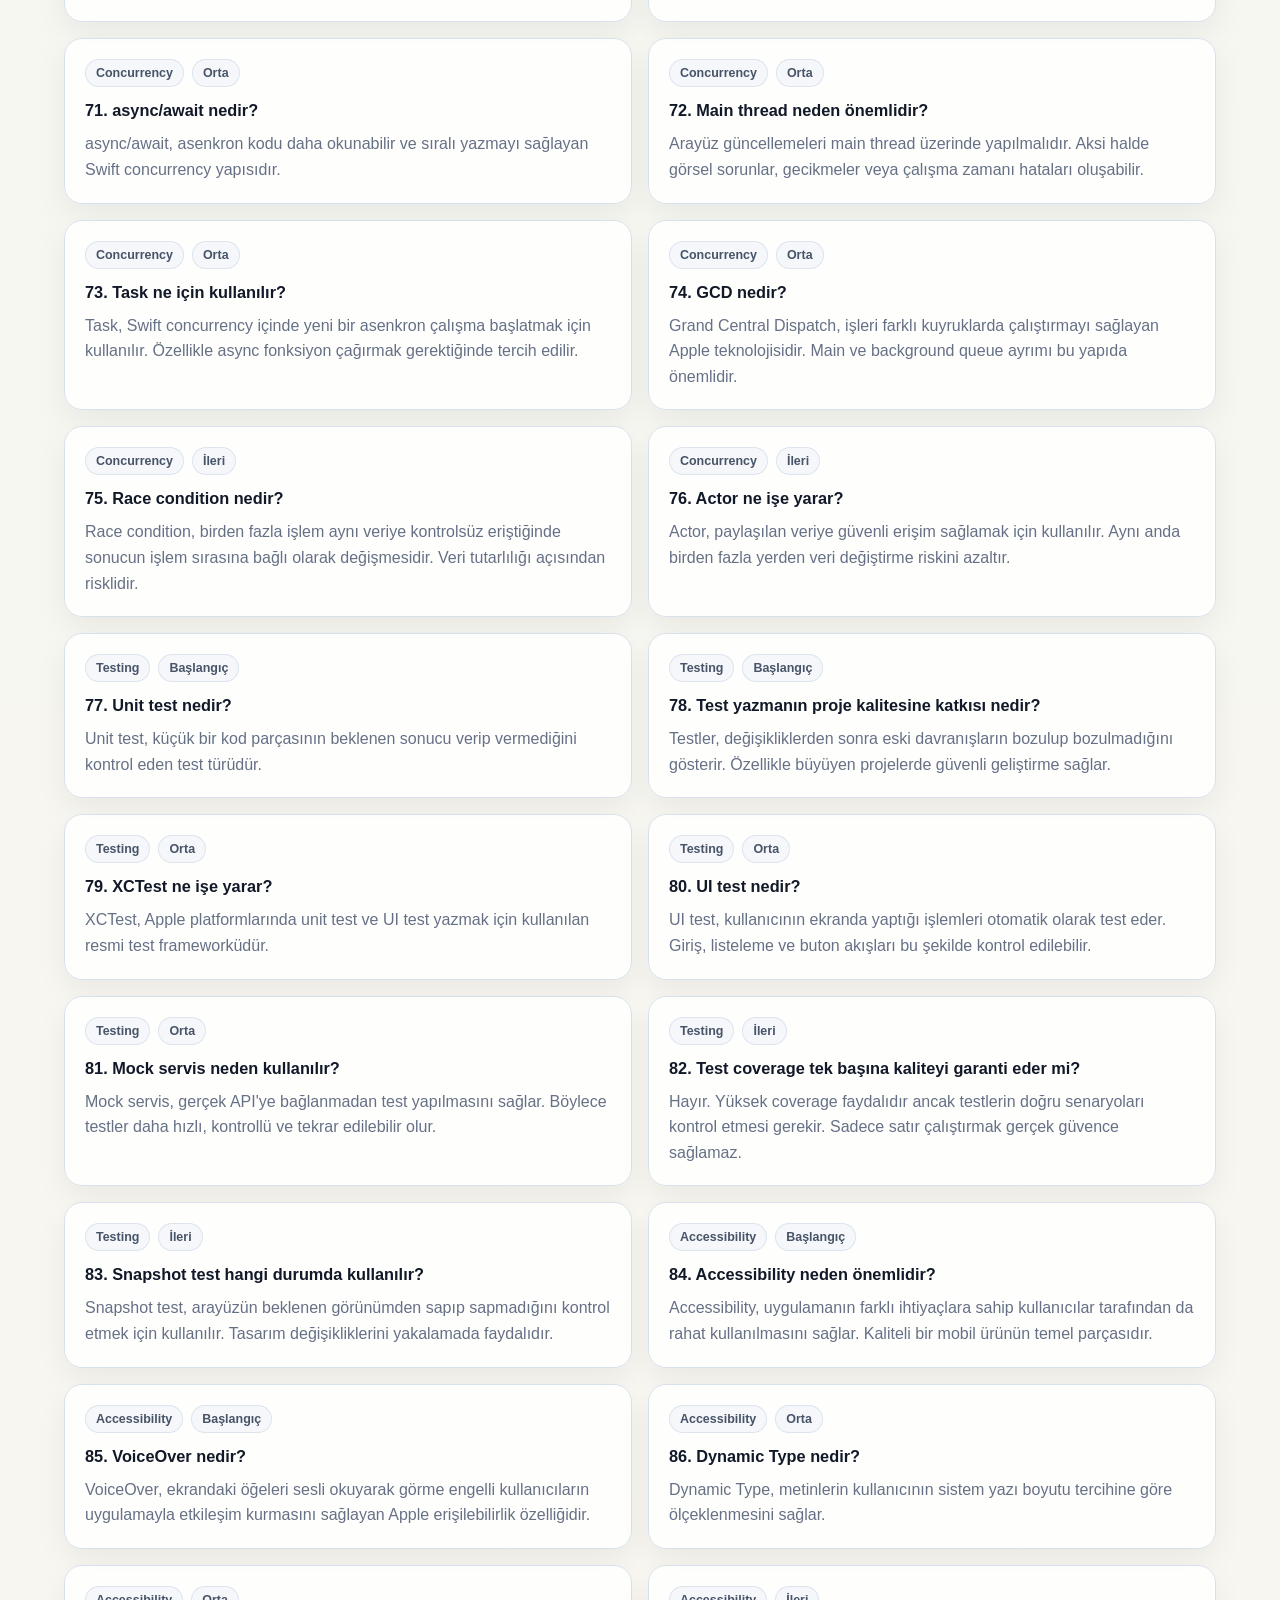
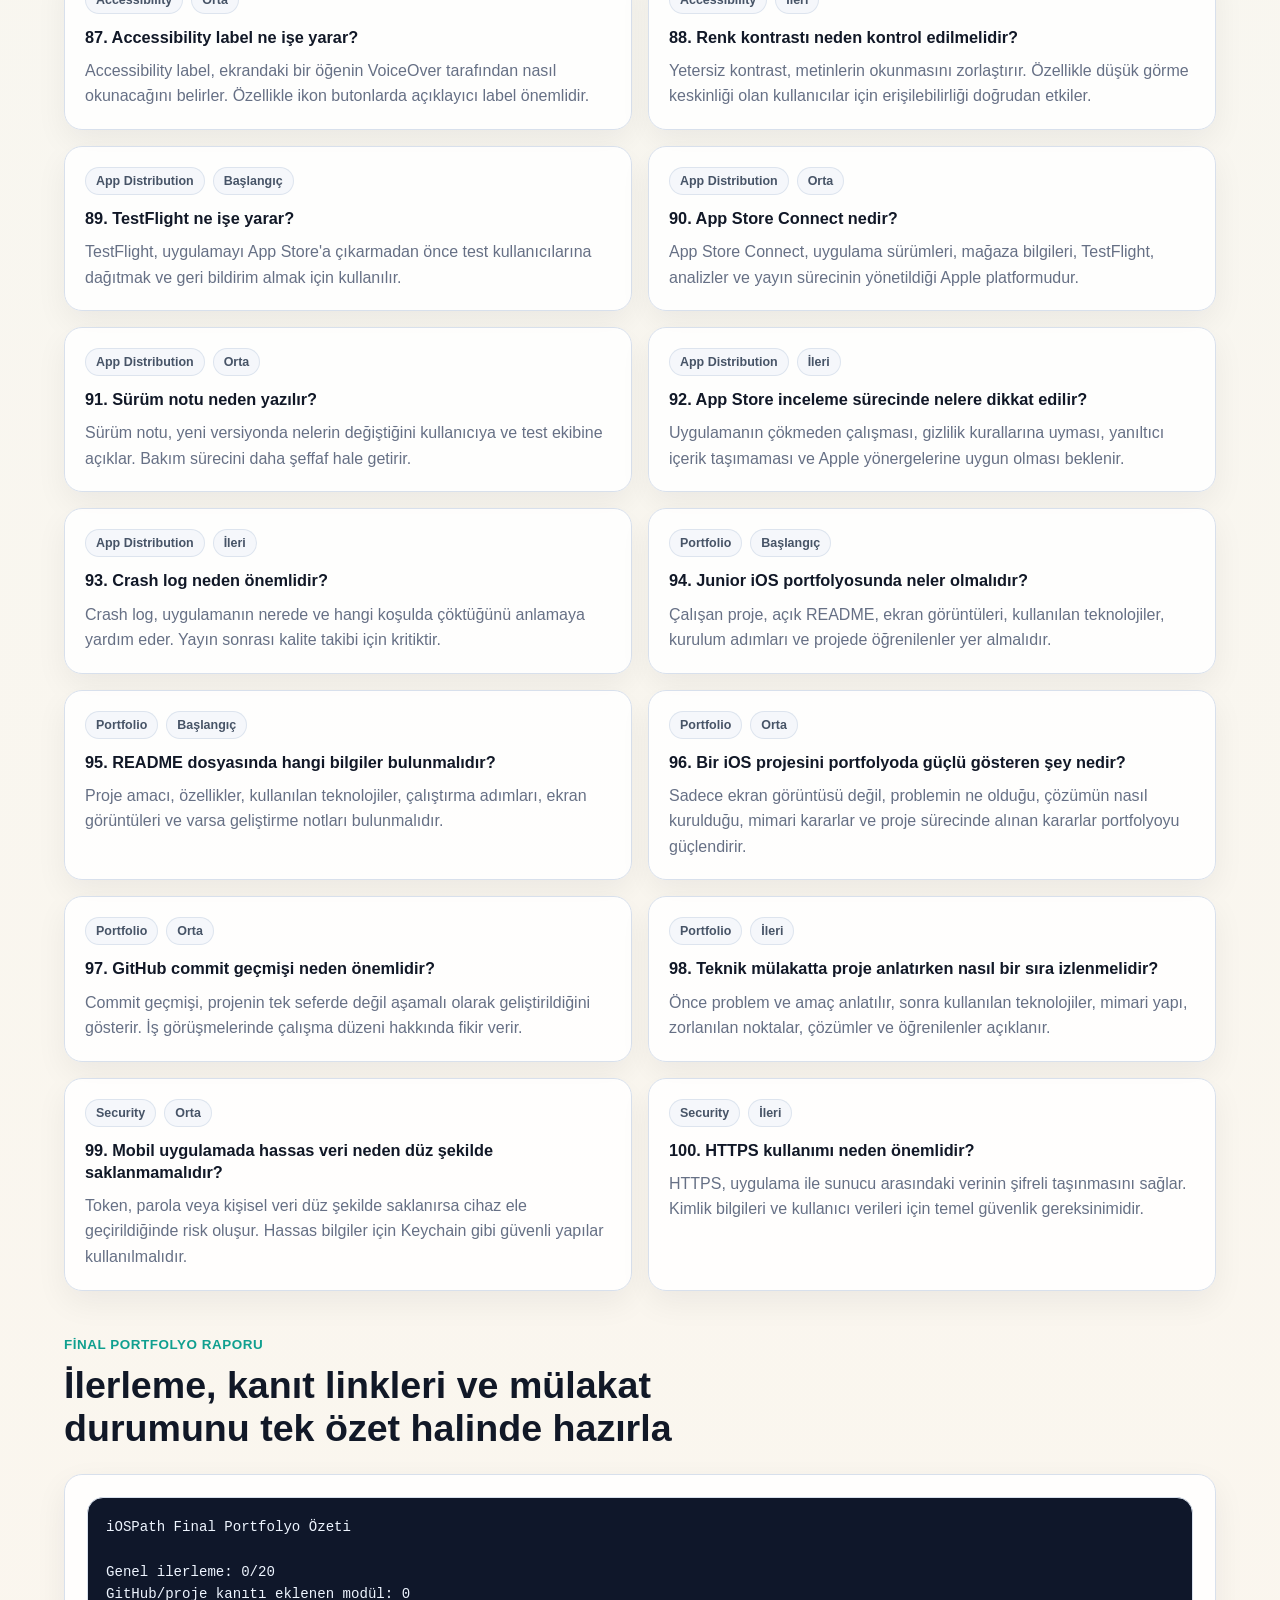
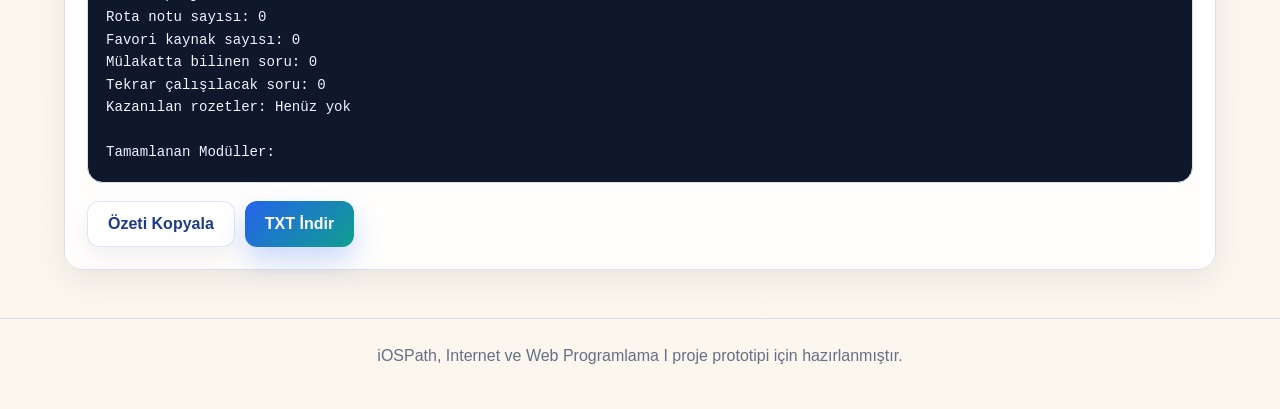
<file: interview.html>
<!DOCTYPE html>
<html lang="tr">
<head>
  <meta charset="UTF-8">
  <meta name="viewport" content="width=device-width, initial-scale=1.0">
  <title>iOSPath | Mülakat Hazırlığı</title>
  <script>
    try {
      const storedTheme = localStorage.getItem("iospath-theme");
      const theme = storedTheme === "dark" || storedTheme === "light"
        ? storedTheme
        : matchMedia("(prefers-color-scheme: dark)").matches ? "dark" : "light";
      document.documentElement.dataset.theme = theme;
    } catch (error) {
      document.documentElement.dataset.theme = "light";
    }
  </script>
  <link rel="stylesheet" href="css/iospath.css">
</head>
<body>
  <header class="topbar">
    <a class="brand" href="index.html" aria-label="iOSPath ana sayfa">
      <span class="brand-mark">iP</span>
      <span>iOSPath</span>
    </a>
    <nav class="nav-links" aria-label="Ana menü">
      <a href="index.html">Panel</a>
      <a href="roadmap.html">Rota</a>
      <a href="index.html#resources">Kaynaklar</a>
      <a class="active" href="interview.html">Mülakat</a>
    </nav>
    <button class="theme-toggle" id="themeToggle" type="button" aria-label="Tema değiştir" title="Tema değiştir">
      <span aria-hidden="true"></span>
    </button>
  </header>

  <main>
    <section class="page-intro">
      <p class="eyebrow">Mülakat hazırlık modülü</p>
      <h1>Junior iOS geliştirici soruları</h1>
      <p>
        Swift, SwiftUI, veri modelleme ve uygulama geliştirme başlıklarından gelen temel sorularla teknik mülakat pratiği yapılır. Tamamlanan rota adımları gelişim günlüğünde final portfolyo hazırlığına dönüşür.
      </p>
    </section>

    <section class="interview-dashboard" aria-label="Mülakat özeti">
      <article>
        <span>Toplam Soru</span>
        <strong id="questionTotal">0</strong>
      </article>
      <article>
        <span>Aktif Filtre</span>
        <strong id="activeFilterLabel">Tümü</strong>
      </article>
      <article>
        <span>Odak</span>
        <strong id="interviewScore">0%</strong>
      </article>
    </section>

    <section class="interview-performance" id="interviewPerformance" aria-label="Mülakat performans özeti"></section>

    <section class="interview-tools" aria-label="Mülakat filtreleri">
      <label for="questionCategoryFilter">Kategori</label>
      <select id="questionCategoryFilter">
        <option value="all">Tüm kategoriler</option>
      </select>
      <label for="questionLevelFilter">Seviye</label>
      <select id="questionLevelFilter">
        <option value="all">Tüm seviyeler</option>
        <option value="Başlangıç">Başlangıç</option>
        <option value="Orta">Orta</option>
        <option value="İleri">İleri</option>
      </select>
    </section>

    <section class="interview-panel">
      <div class="question-card featured-question">
        <span id="questionLevel">Başlangıç</span>
        <small id="questionCategory">Swift</small>
        <h3 id="questionTitle">Soru yükleniyor</h3>
        <p id="questionAnswer"></p>
        <div class="question-actions">
          <button class="secondary-button" id="toggleAnswerButton" type="button">Cevabı Gizle</button>
          <button class="primary-button" id="nextQuestionButton" type="button">Rastgele Soru</button>
          <button class="ghost-button" id="knownQuestionButton" type="button">Bildim</button>
          <button class="ghost-button" id="reviewQuestionButton" type="button">Tekrar Çalış</button>
        </div>
      </div>
      <div class="portfolio-card">
        <h3>Gelişim Günlüğü</h3>
        <p>Tamamlanan konular, kullanıcının final portfolyo hazırlığını ve öğrenme gelişimini gösterir.</p>
        <ul id="portfolioList"></ul>
      </div>
    </section>

    <section class="question-bank" aria-label="Soru bankası">
      <div class="section-heading compact-heading">
        <p class="eyebrow">Soru bankası</p>
        <h2>Kategorilere ayrılmış iOS mülakat soruları</h2>
      </div>
      <div class="question-list" id="questionList"></div>
    </section>

    <section class="portfolio-report-section" aria-label="Final portfolyo raporu">
      <div class="section-heading compact-heading">
        <p class="eyebrow">Final portfolyo raporu</p>
        <h2>İlerleme, kanıt linkleri ve mülakat durumunu tek özet halinde hazırla</h2>
      </div>
      <div class="portfolio-report-card">
        <pre id="portfolioReport"></pre>
        <div class="question-actions">
          <button class="secondary-button" id="copyPortfolioButton" type="button">Özeti Kopyala</button>
          <button class="primary-button" id="downloadPortfolioButton" type="button">TXT İndir</button>
        </div>
      </div>
    </section>
  </main>

  <footer class="footer">
    <p>iOSPath, Internet ve Web Programlama I proje prototipi için hazırlanmıştır.</p>
  </footer>

  <script src="js/iospath-data.js"></script>
  <script src="js/iospath-storage.js"></script>
  <script src="js/iospath-app.js"></script>
</body>
</html>
</file>
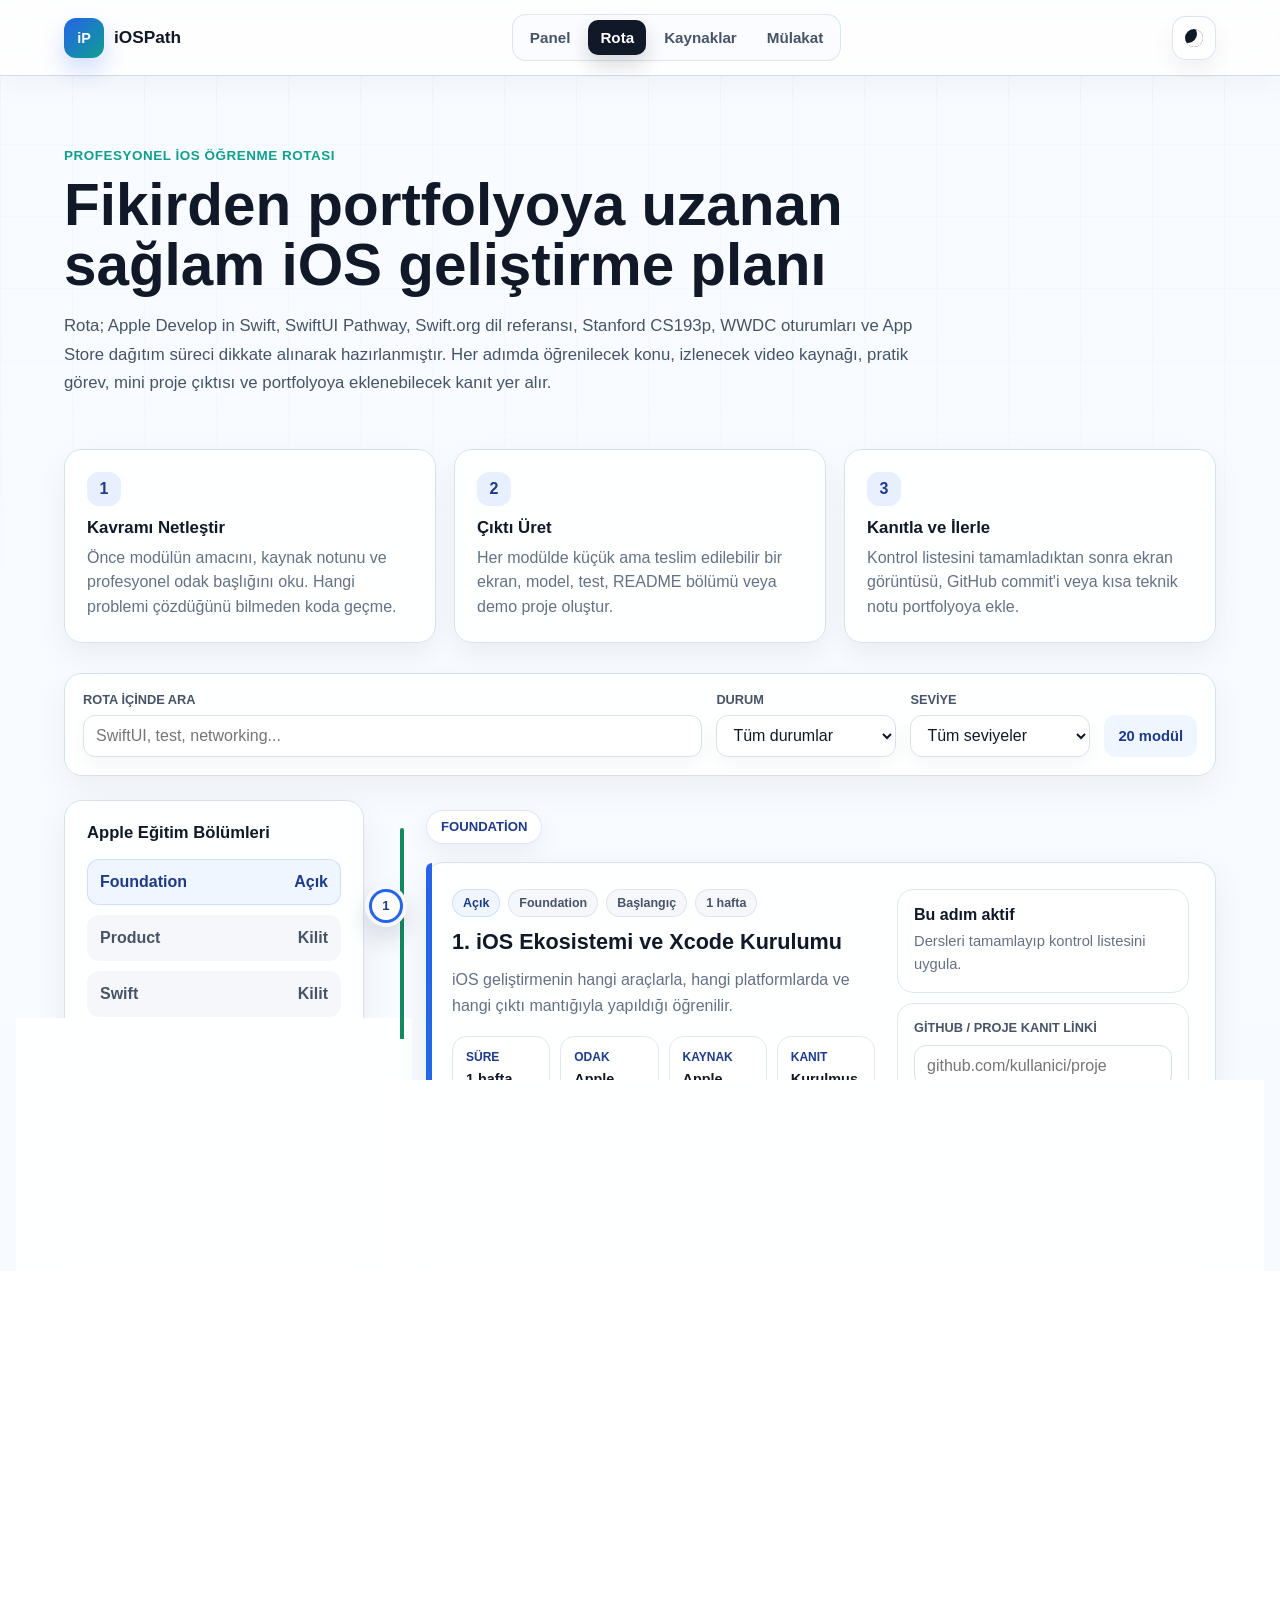
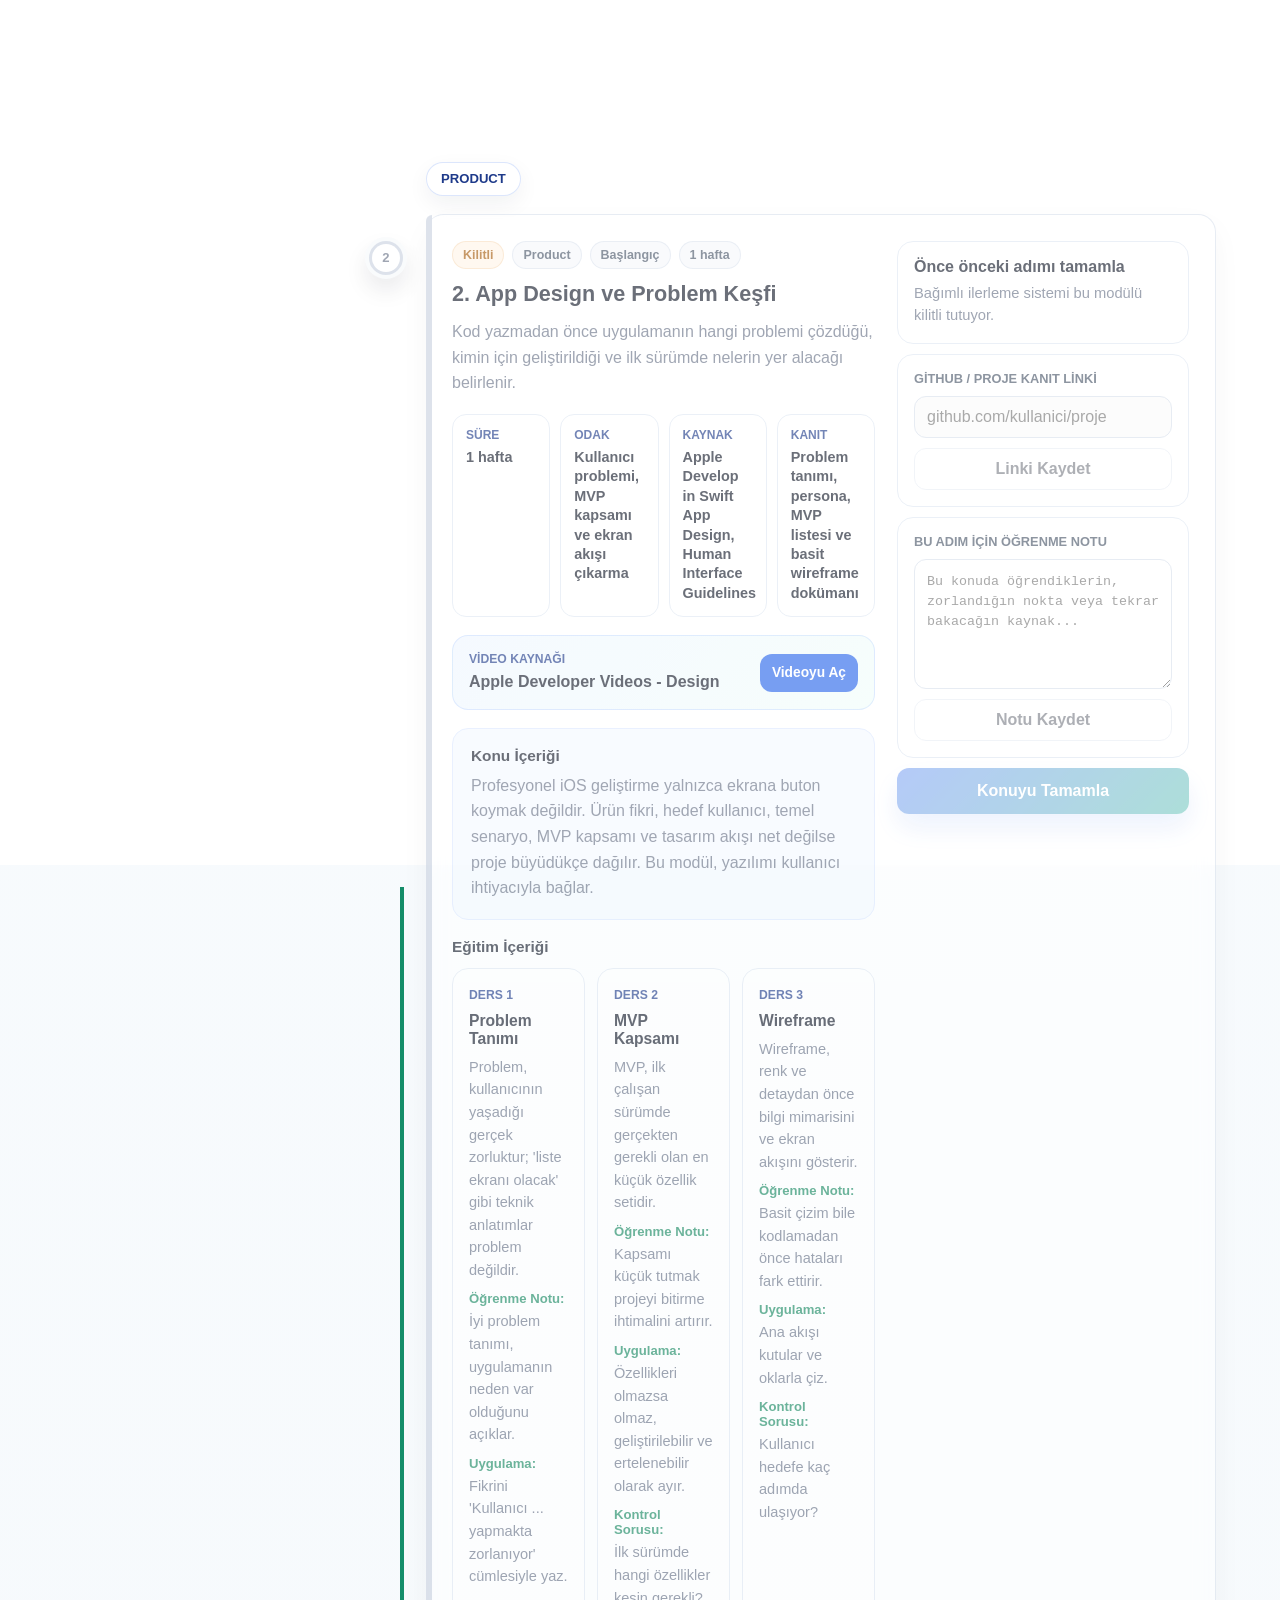
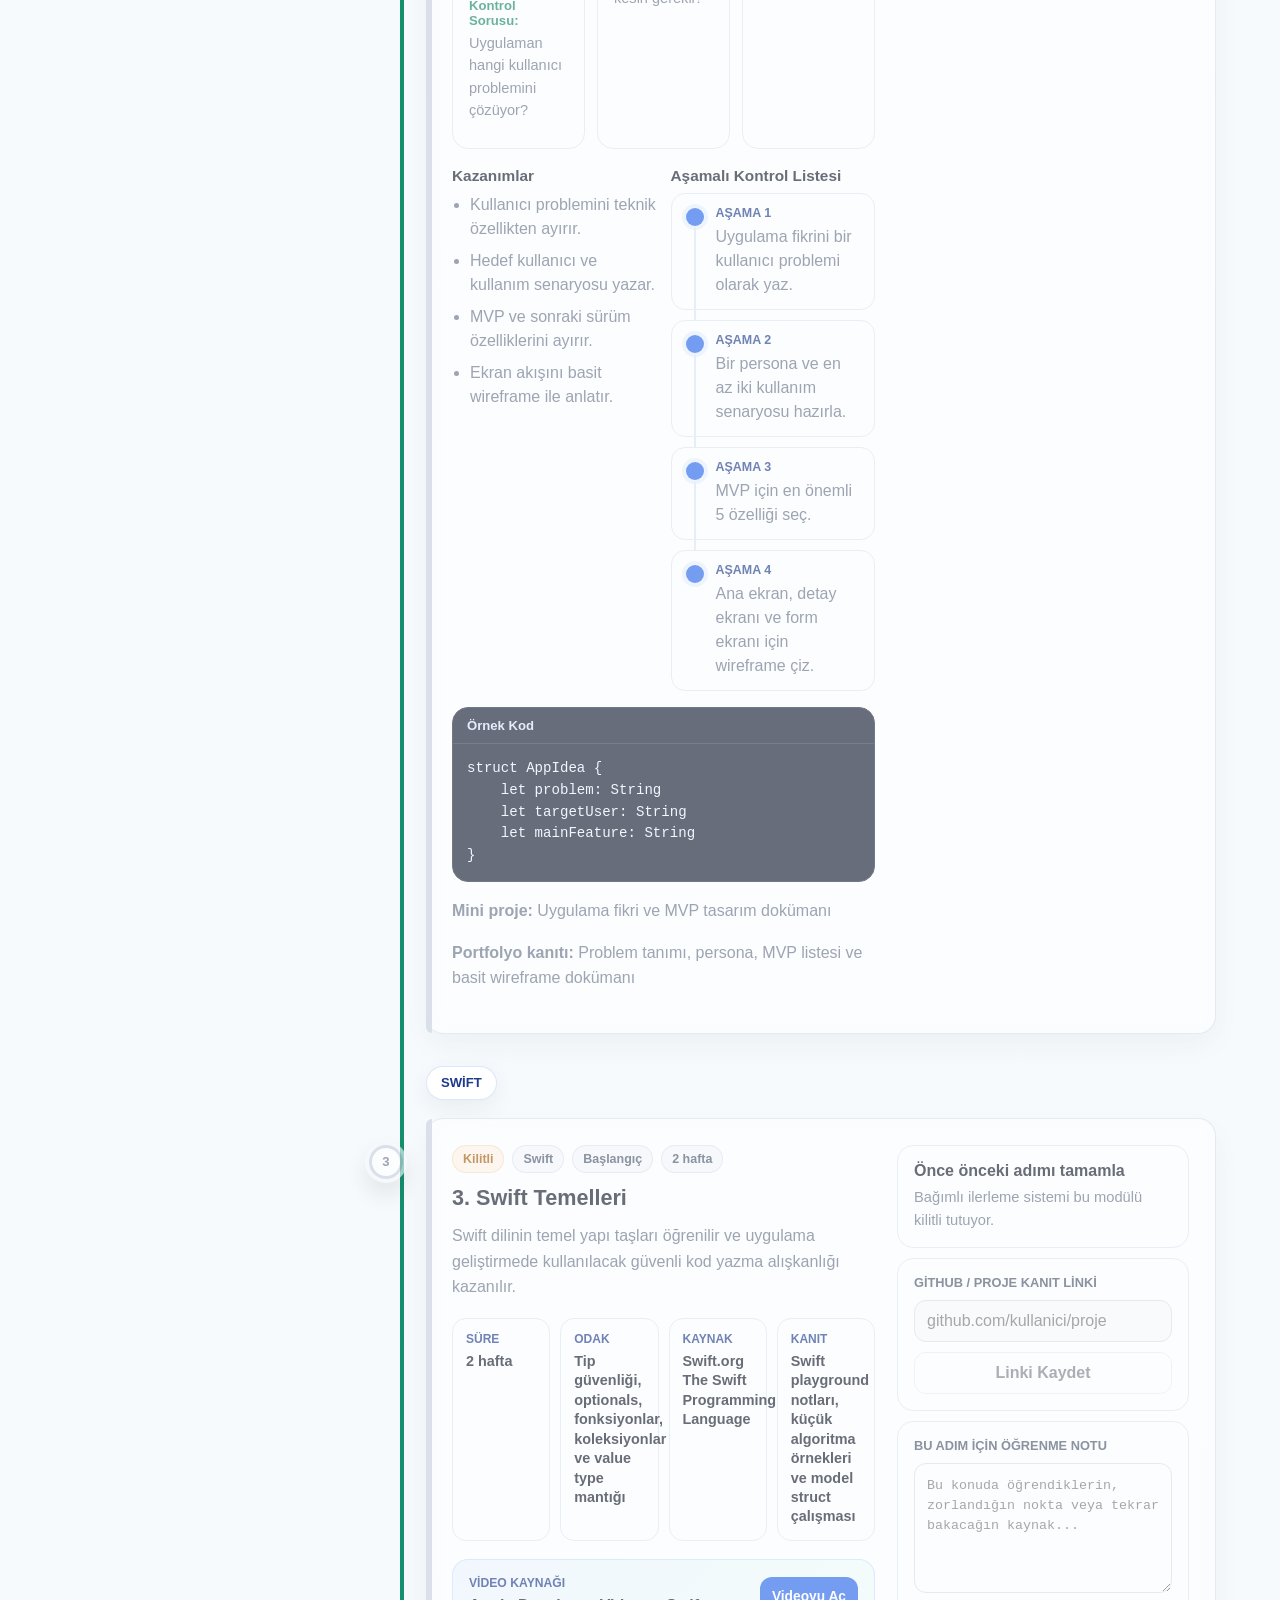
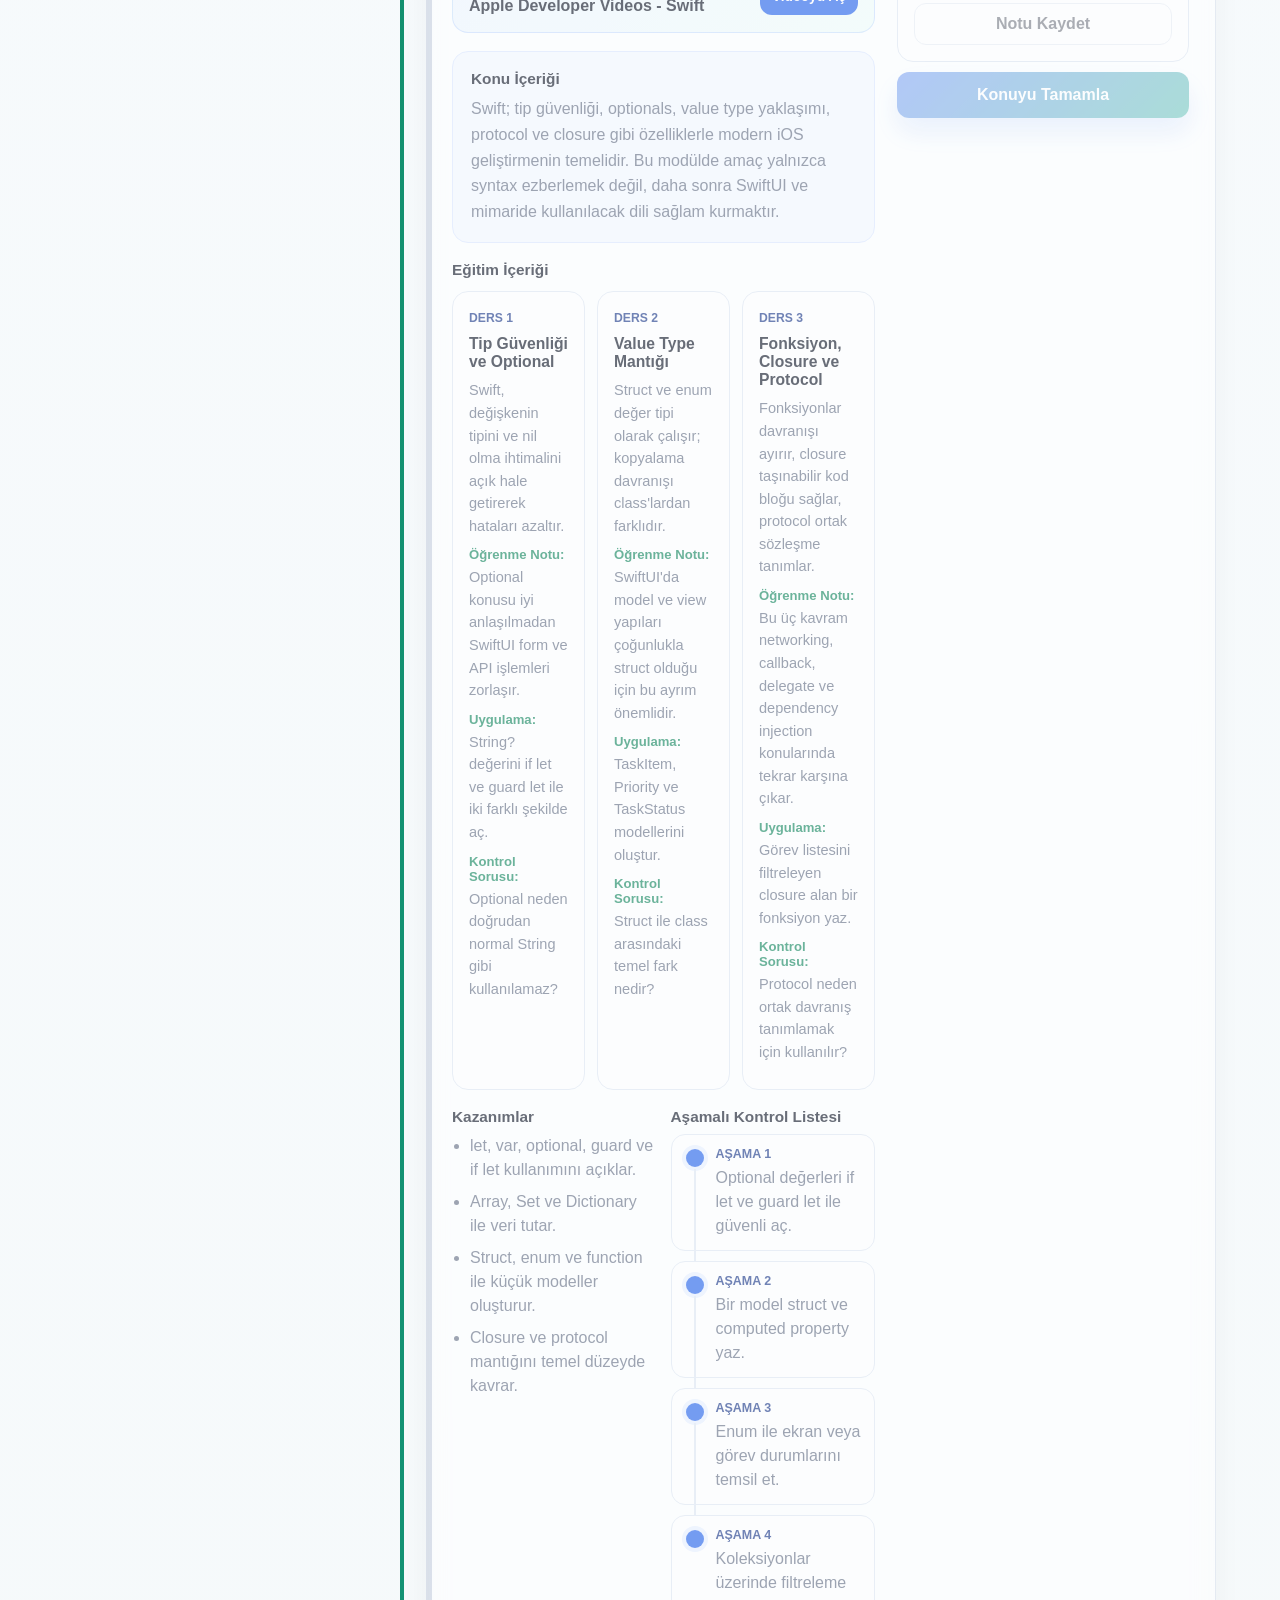
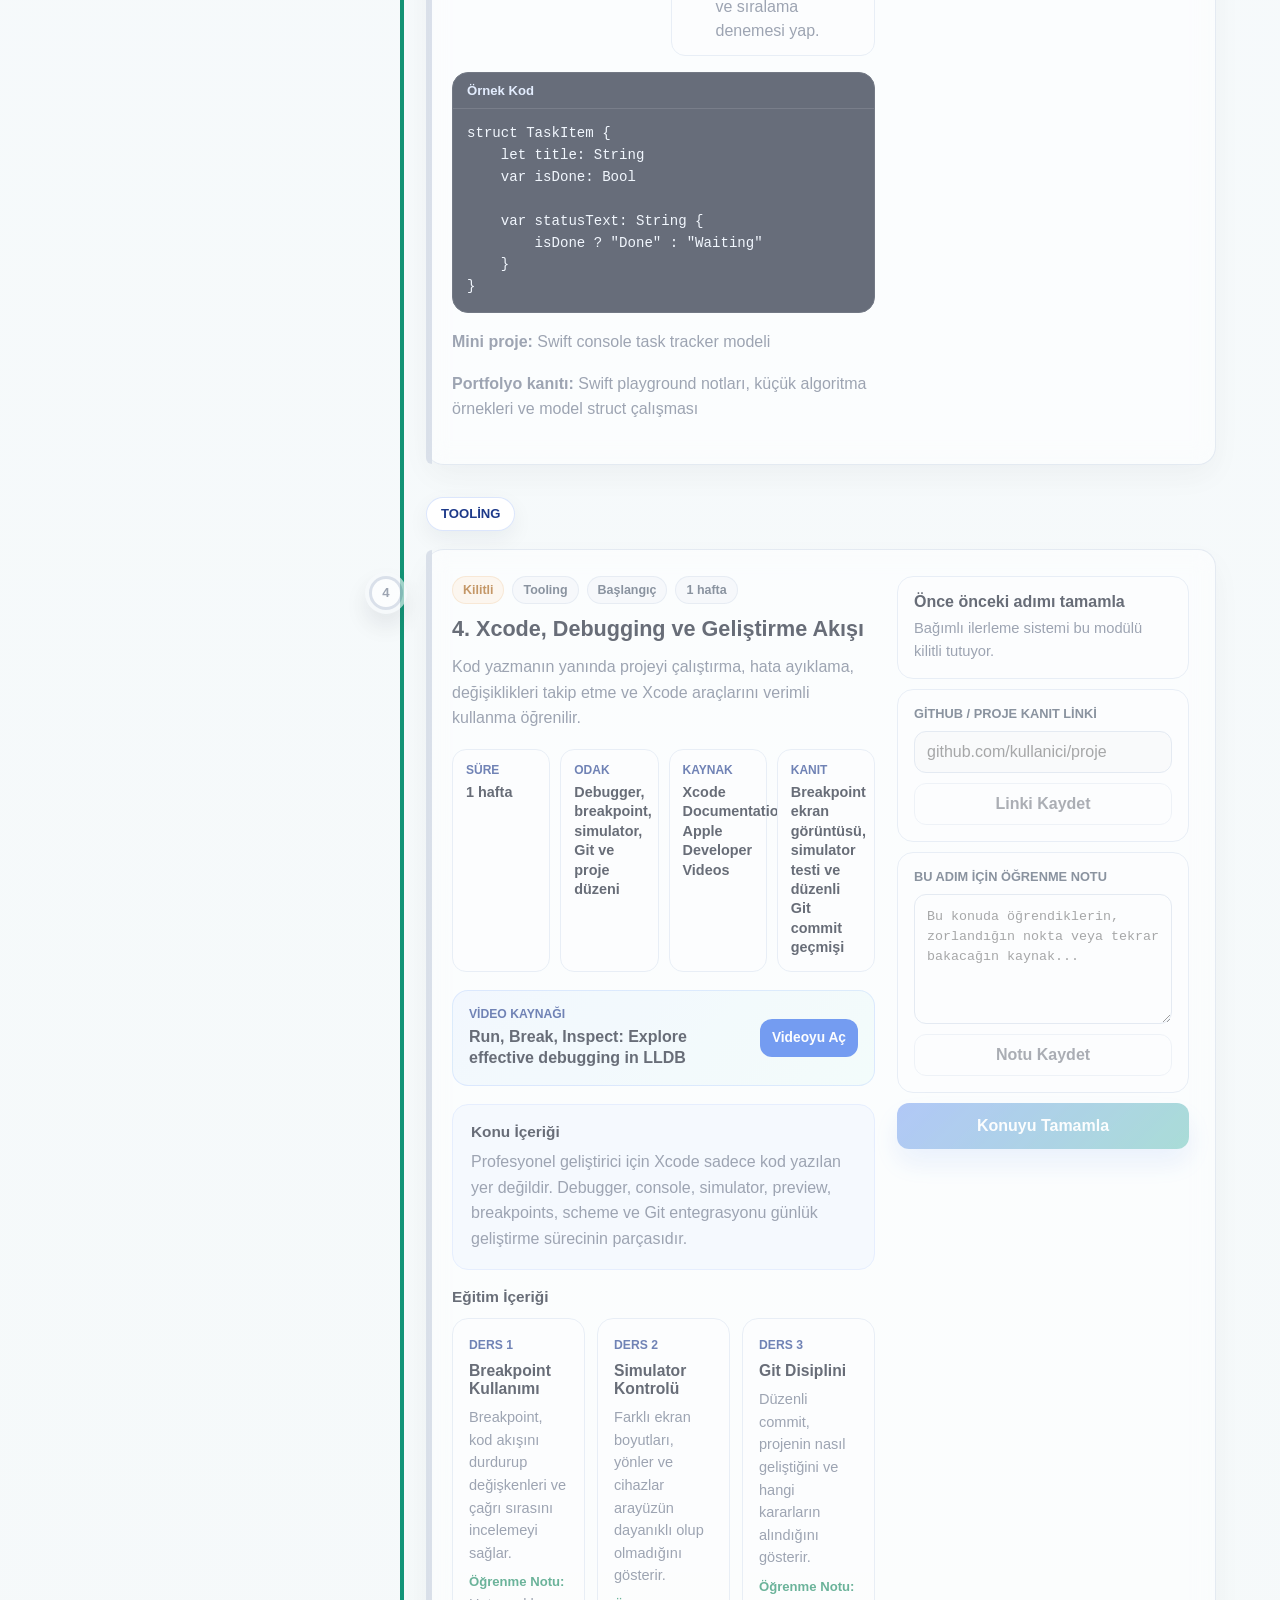
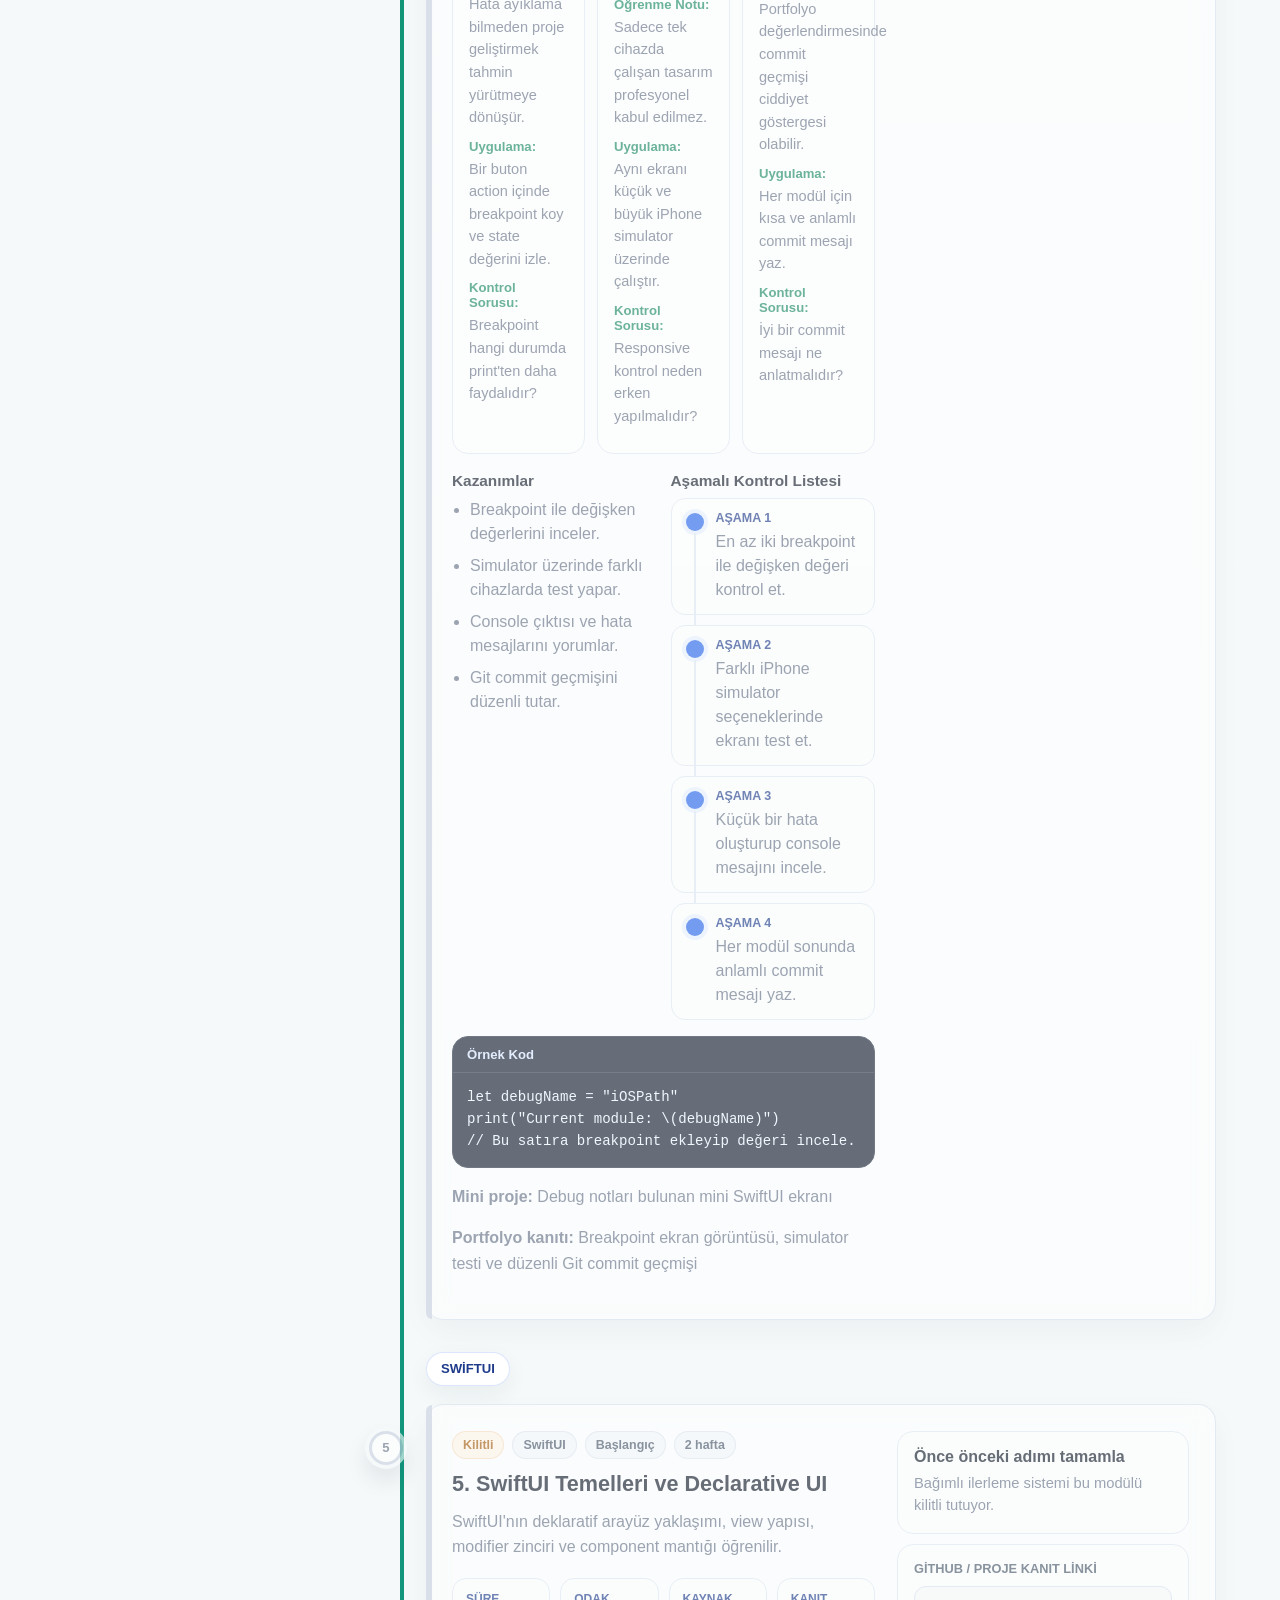
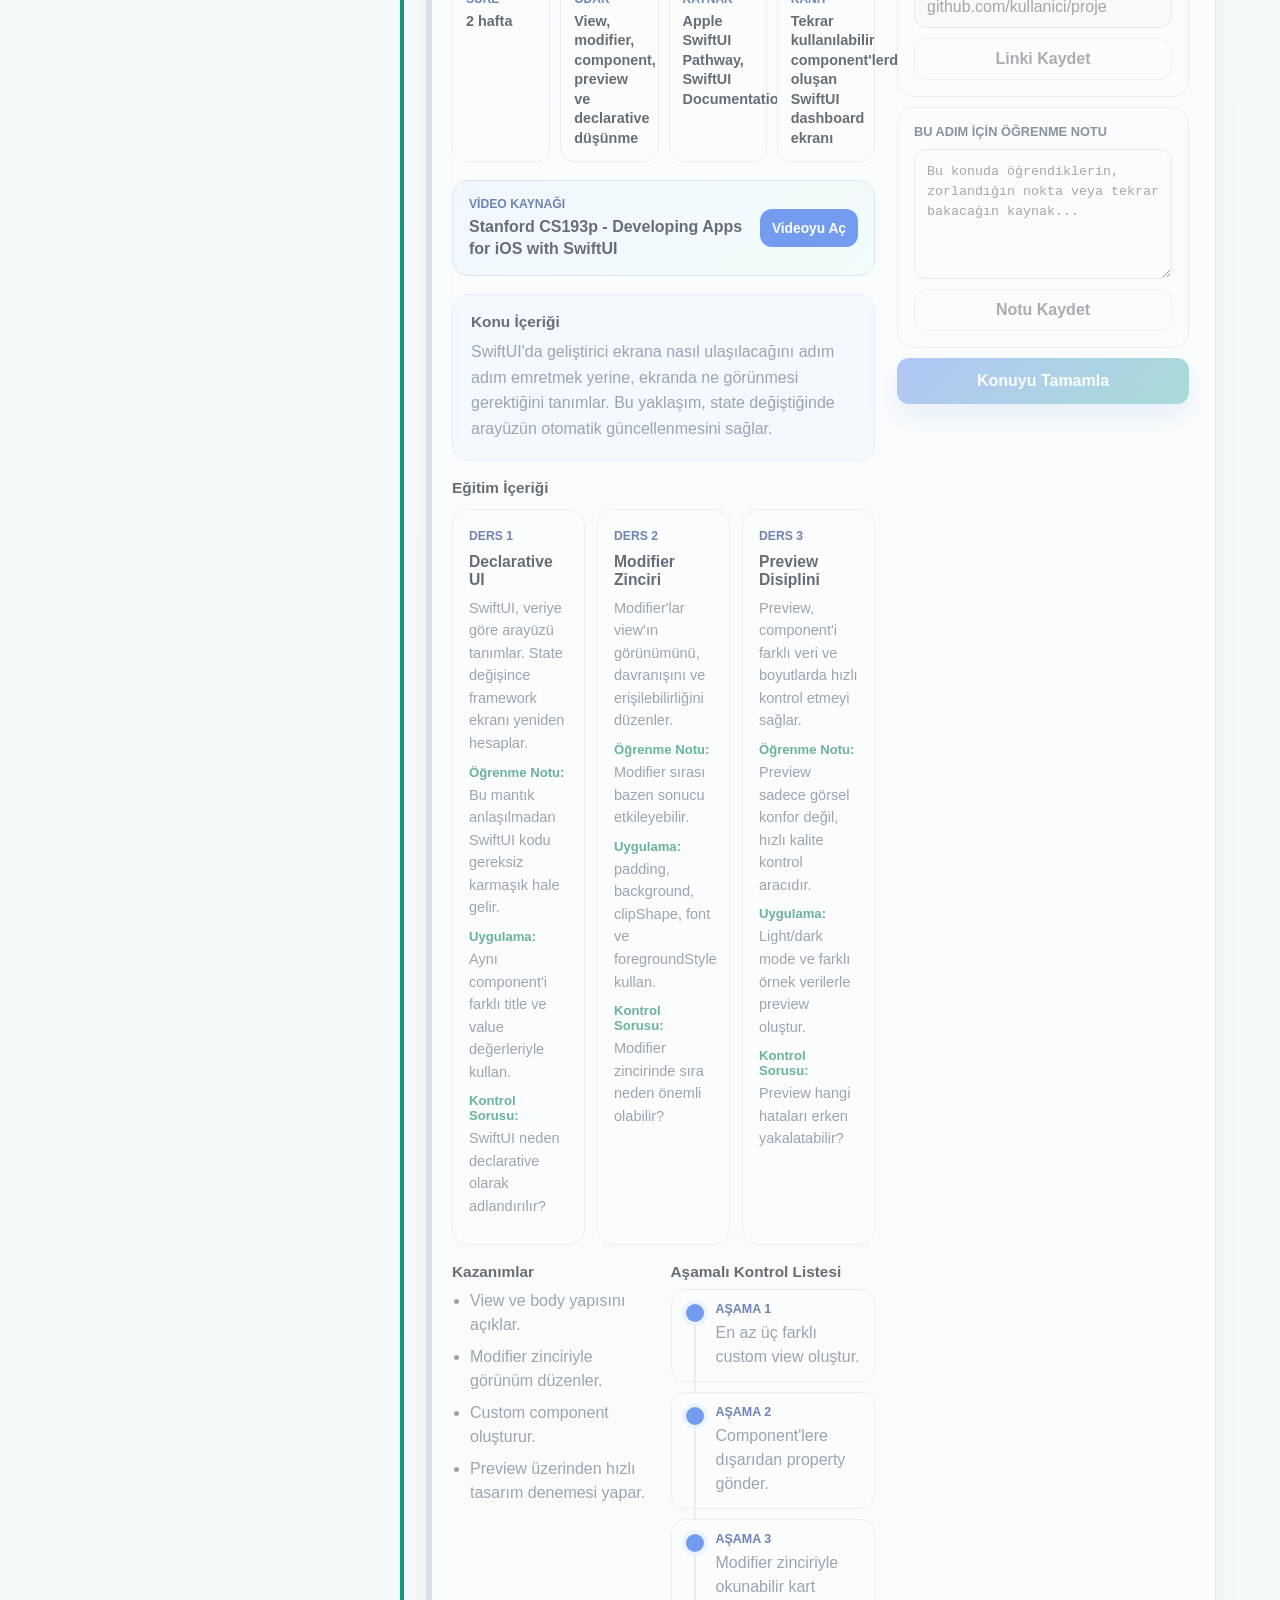
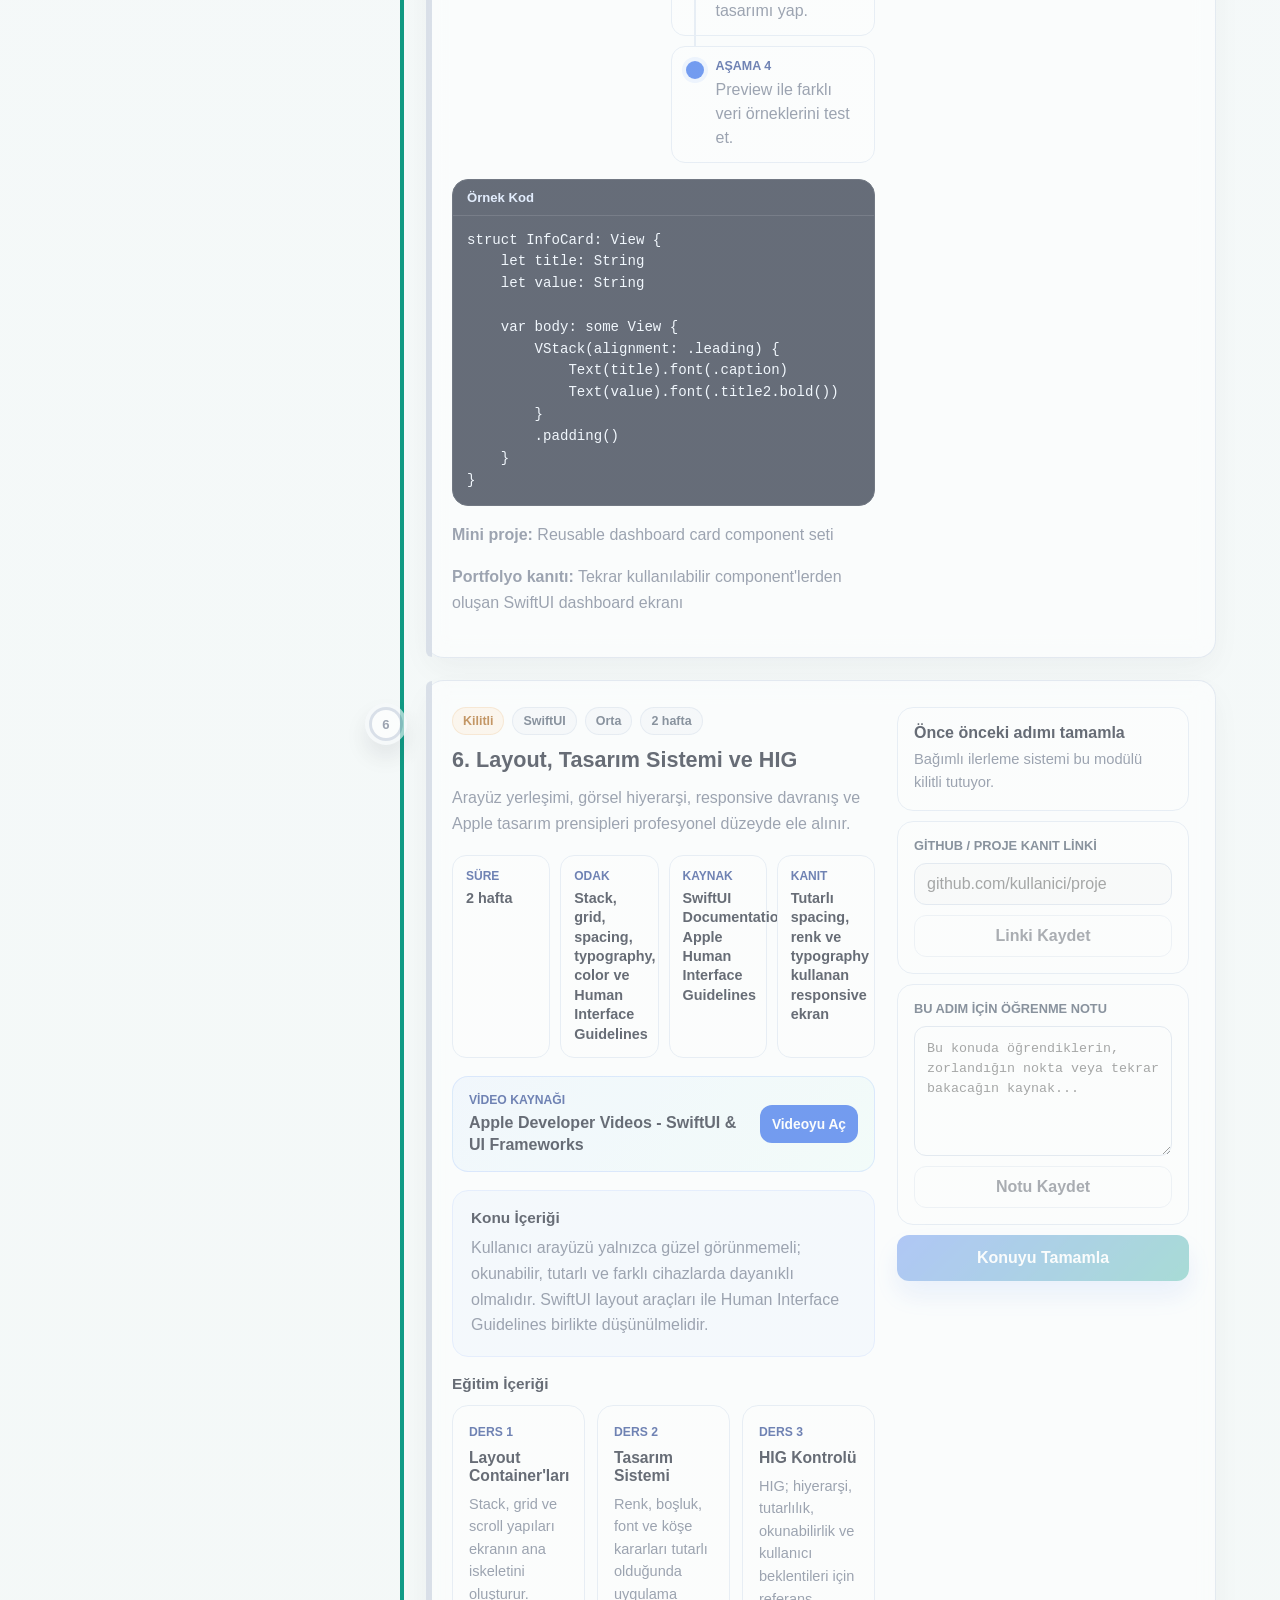
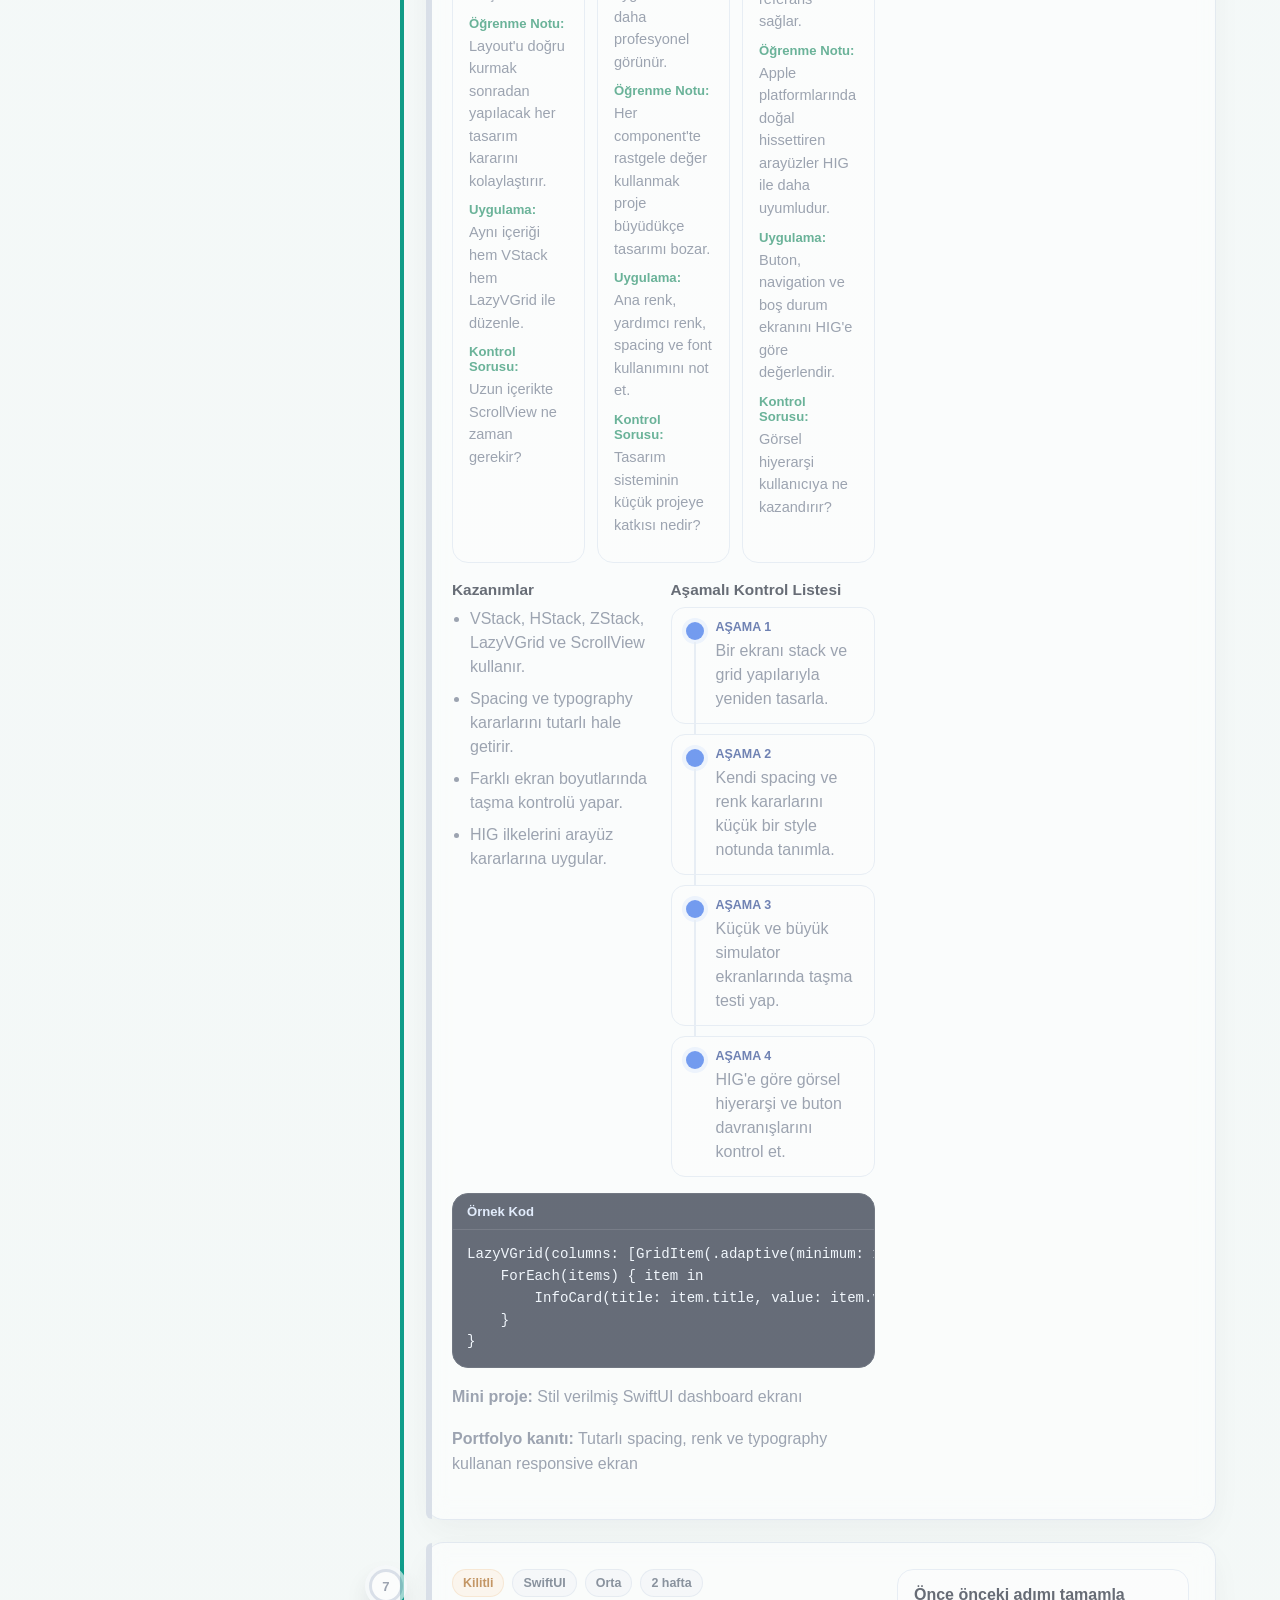
<file: roadmap.html>
<!DOCTYPE html>
<html lang="tr">
<head>
  <meta charset="UTF-8">
  <meta name="viewport" content="width=device-width, initial-scale=1.0">
  <title>iOSPath | Öğrenme Rotası</title>
  <script>
    try {
      const storedTheme = localStorage.getItem("iospath-theme");
      const theme = storedTheme === "dark" || storedTheme === "light"
        ? storedTheme
        : matchMedia("(prefers-color-scheme: dark)").matches ? "dark" : "light";
      document.documentElement.dataset.theme = theme;
    } catch (error) {
      document.documentElement.dataset.theme = "light";
    }
  </script>
  <link rel="stylesheet" href="css/iospath.css">
</head>
<body>
  <header class="topbar">
    <a class="brand" href="index.html" aria-label="iOSPath ana sayfa">
      <span class="brand-mark">iP</span>
      <span>iOSPath</span>
    </a>
    <nav class="nav-links" aria-label="Ana menü">
      <a href="index.html">Panel</a>
      <a class="active" href="roadmap.html">Rota</a>
      <a href="index.html#resources">Kaynaklar</a>
      <a href="interview.html">Mülakat</a>
    </nav>
    <button class="theme-toggle" id="themeToggle" type="button" aria-label="Tema değiştir" title="Tema değiştir">
      <span aria-hidden="true"></span>
    </button>
  </header>

  <main>
    <section class="page-intro">
      <p class="eyebrow">Profesyonel iOS öğrenme rotası</p>
      <h1>Fikirden portfolyoya uzanan sağlam iOS geliştirme planı</h1>
      <p>
        Rota; Apple Develop in Swift, SwiftUI Pathway, Swift.org dil referansı, Stanford CS193p, WWDC oturumları ve App Store dağıtım süreci dikkate alınarak hazırlanmıştır. Her adımda öğrenilecek konu, izlenecek video kaynağı, pratik görev, mini proje çıktısı ve portfolyoya eklenebilecek kanıt yer alır.
      </p>
    </section>

    <section class="beginner-guide" aria-label="Yeni başlayanlar için kullanım rehberi">
      <article>
        <span>1</span>
        <h3>Kavramı Netleştir</h3>
        <p>Önce modülün amacını, kaynak notunu ve profesyonel odak başlığını oku. Hangi problemi çözdüğünü bilmeden koda geçme.</p>
      </article>
      <article>
        <span>2</span>
        <h3>Çıktı Üret</h3>
        <p>Her modülde küçük ama teslim edilebilir bir ekran, model, test, README bölümü veya demo proje oluştur.</p>
      </article>
      <article>
        <span>3</span>
        <h3>Kanıtla ve İlerle</h3>
        <p>Kontrol listesini tamamladıktan sonra ekran görüntüsü, GitHub commit'i veya kısa teknik notu portfolyoya ekle.</p>
      </article>
    </section>

    <section class="roadmap-tools" aria-label="Rota arama ve filtreleme">
      <div>
        <label for="roadmapSearch">Rota içinde ara</label>
        <input id="roadmapSearch" type="search" placeholder="SwiftUI, test, networking...">
      </div>
      <div>
        <label for="roadmapStatusFilter">Durum</label>
        <select id="roadmapStatusFilter">
          <option value="all">Tüm durumlar</option>
          <option value="Açık">Açık</option>
          <option value="Tamamlandı">Tamamlandı</option>
          <option value="Kilitli">Kilitli</option>
        </select>
      </div>
      <div>
        <label for="roadmapLevelFilter">Seviye</label>
        <select id="roadmapLevelFilter">
          <option value="all">Tüm seviyeler</option>
          <option value="Başlangıç">Başlangıç</option>
          <option value="Orta">Orta</option>
          <option value="İleri">İleri</option>
        </select>
      </div>
      <strong id="roadmapResultCount">20 modül</strong>
    </section>

    <section class="roadmap-layout">
      <aside class="skill-tree" aria-label="Yetkinlik ağacı">
        <h3>Apple Eğitim Bölümleri</h3>
        <div id="skillTree"></div>
      </aside>
      <div class="topic-list" id="topicList" aria-live="polite"></div>
    </section>
  </main>

  <footer class="footer">
    <p>iOSPath, Internet ve Web Programlama I proje prototipi için hazırlanmıştır.</p>
  </footer>

  <script src="js/iospath-data.js"></script>
  <script src="js/iospath-storage.js"></script>
  <script src="js/iospath-app.js"></script>
</body>
</html>
</file>
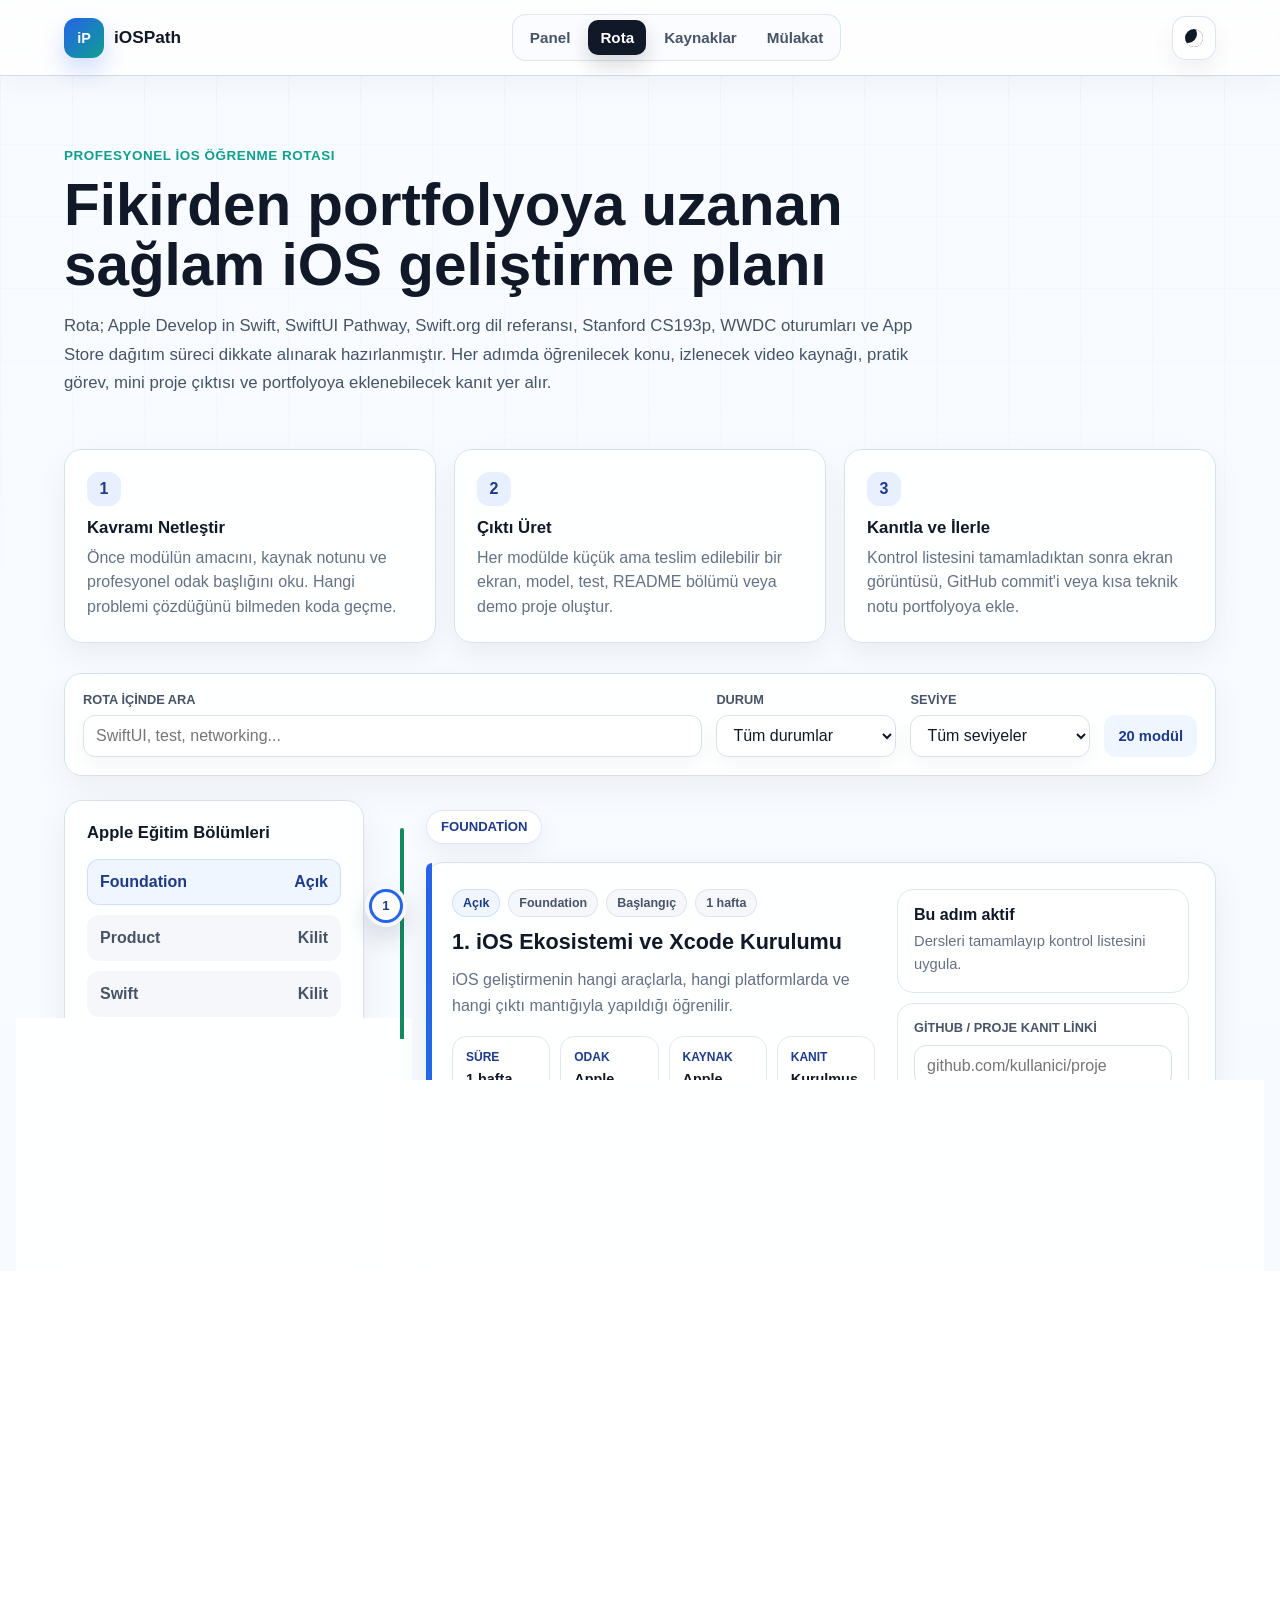
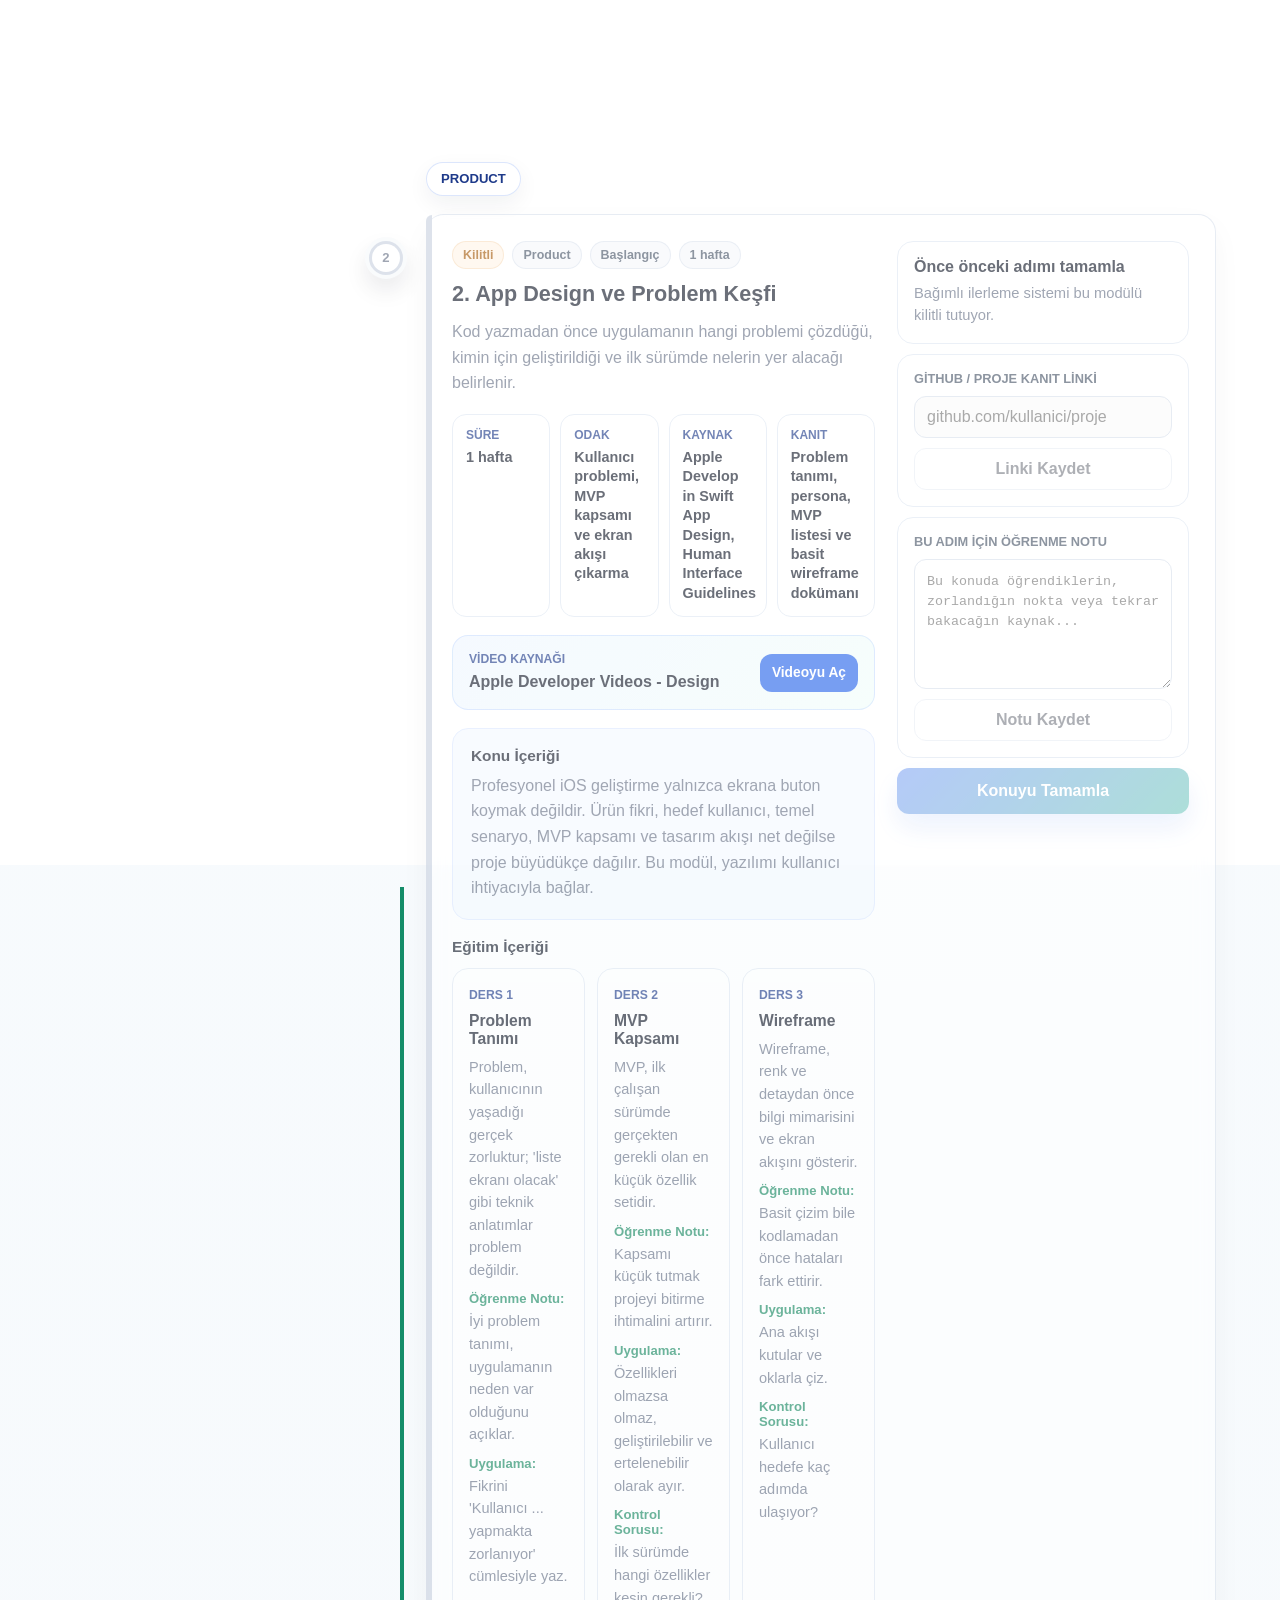
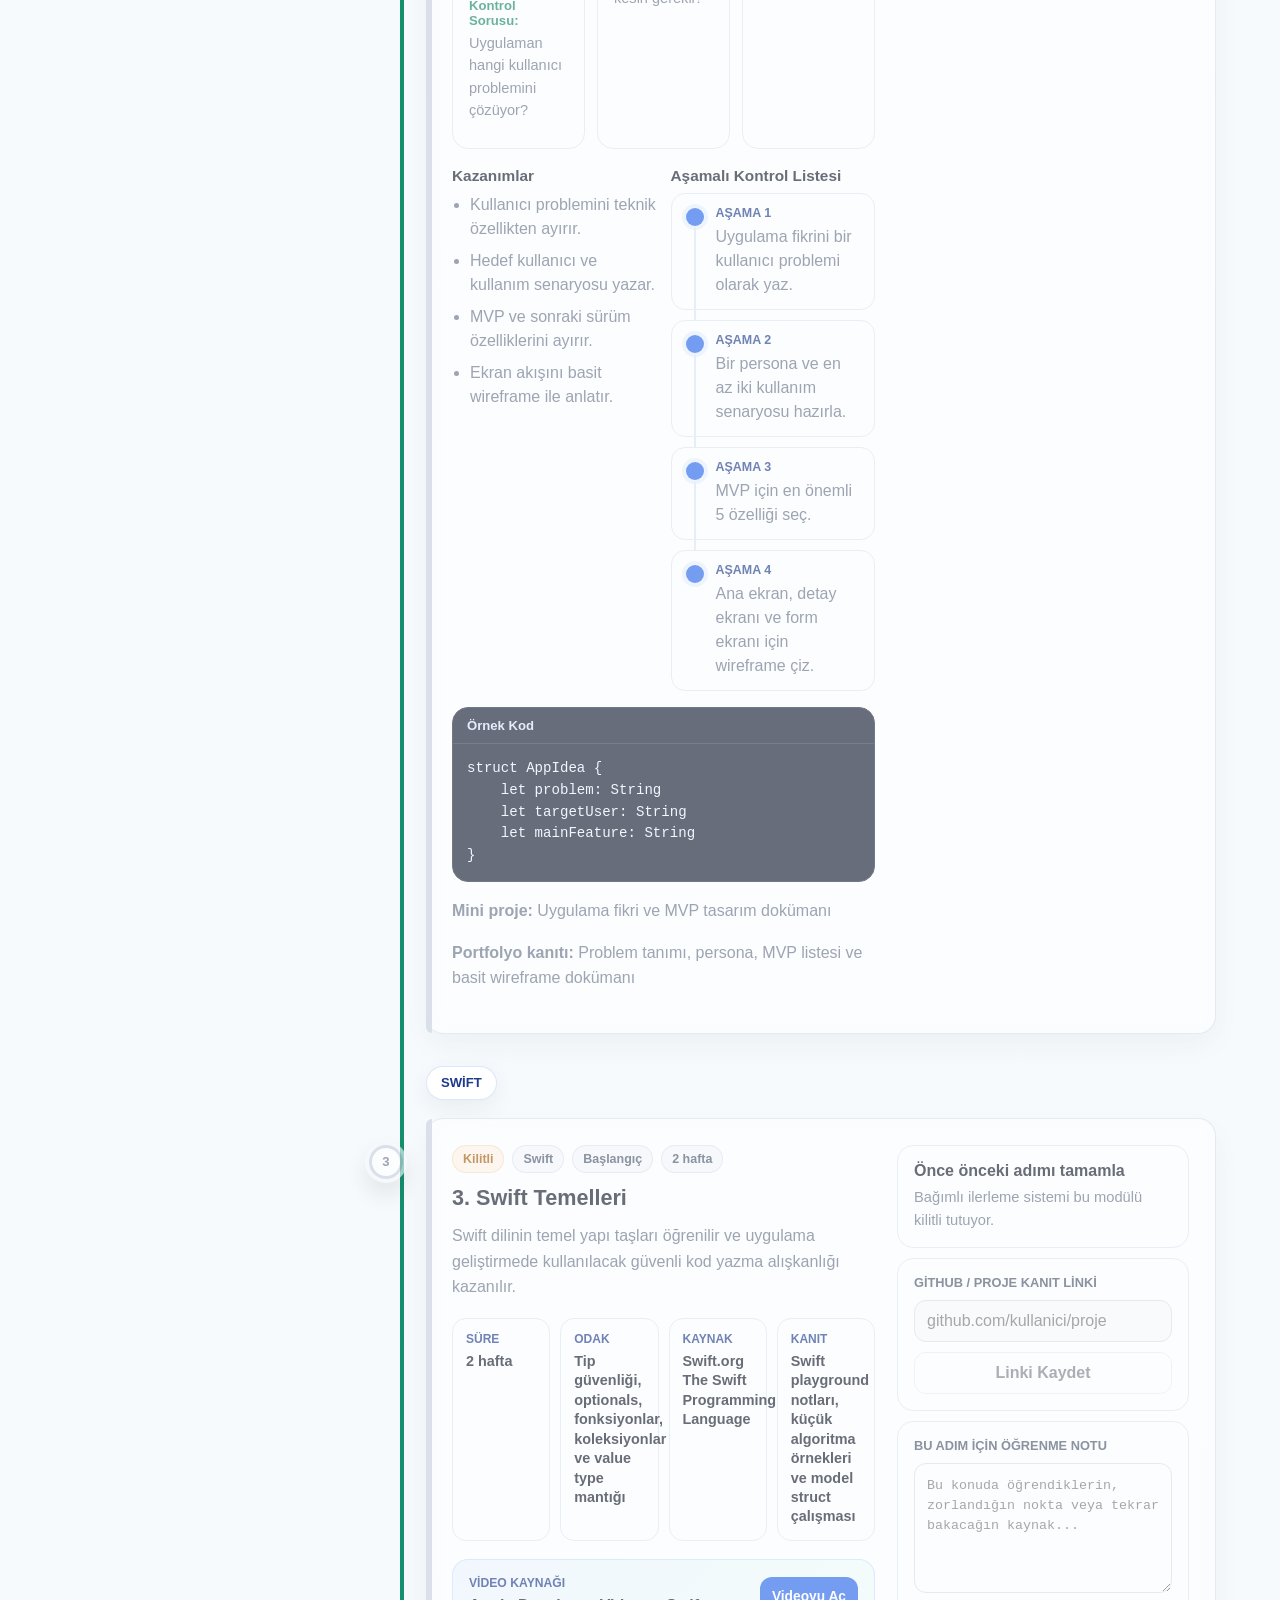
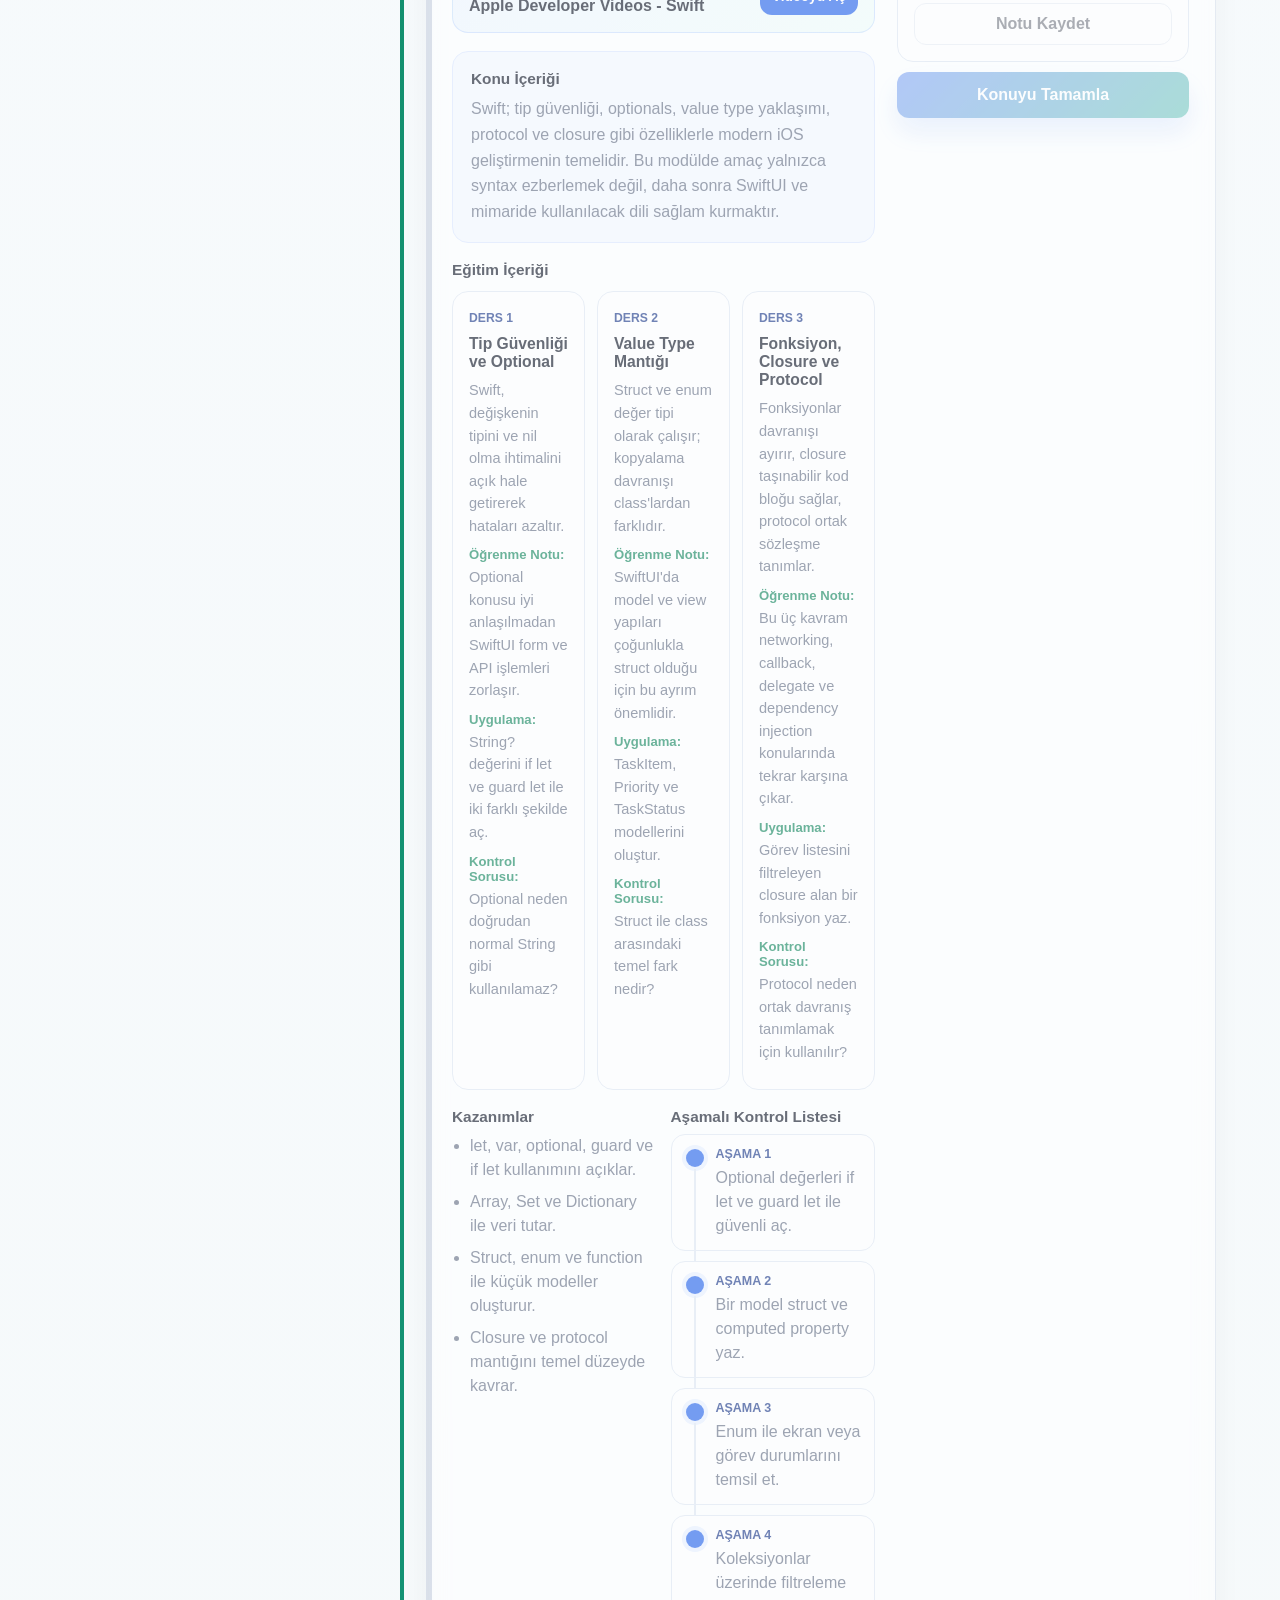
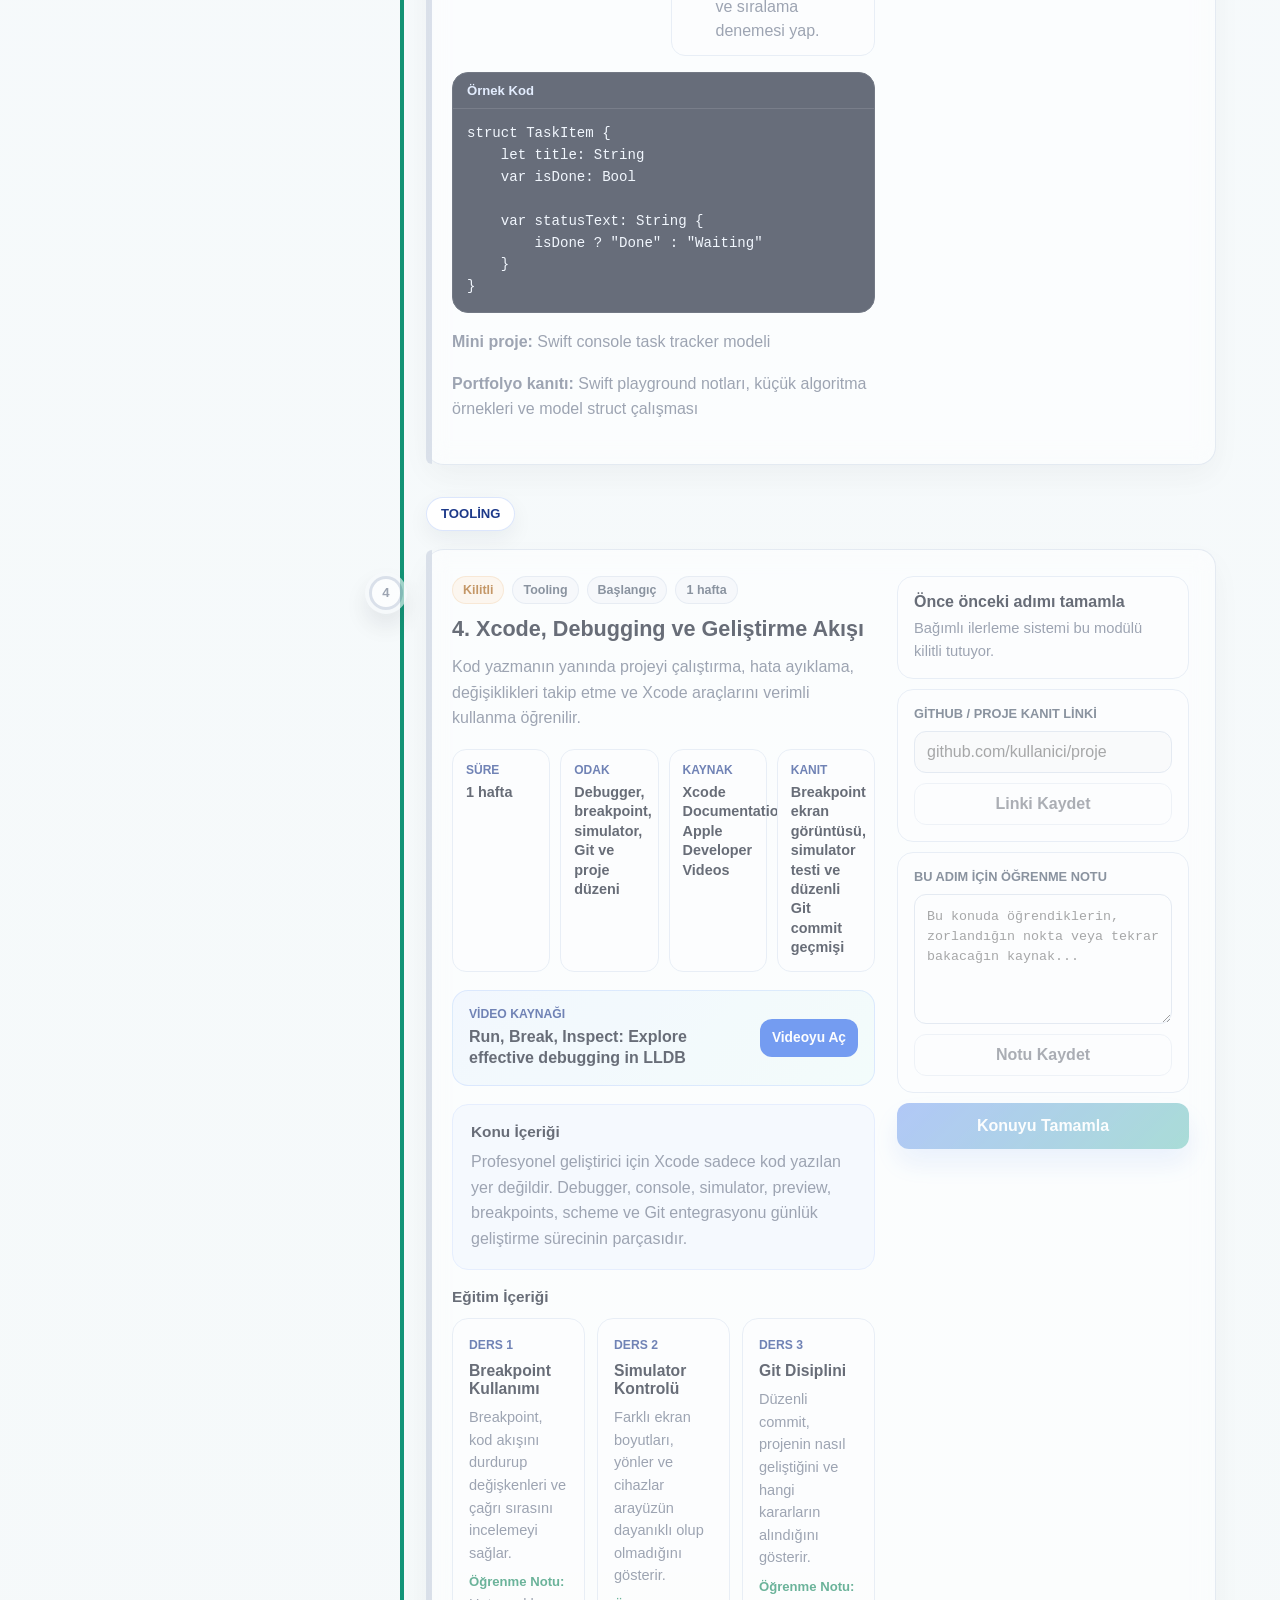
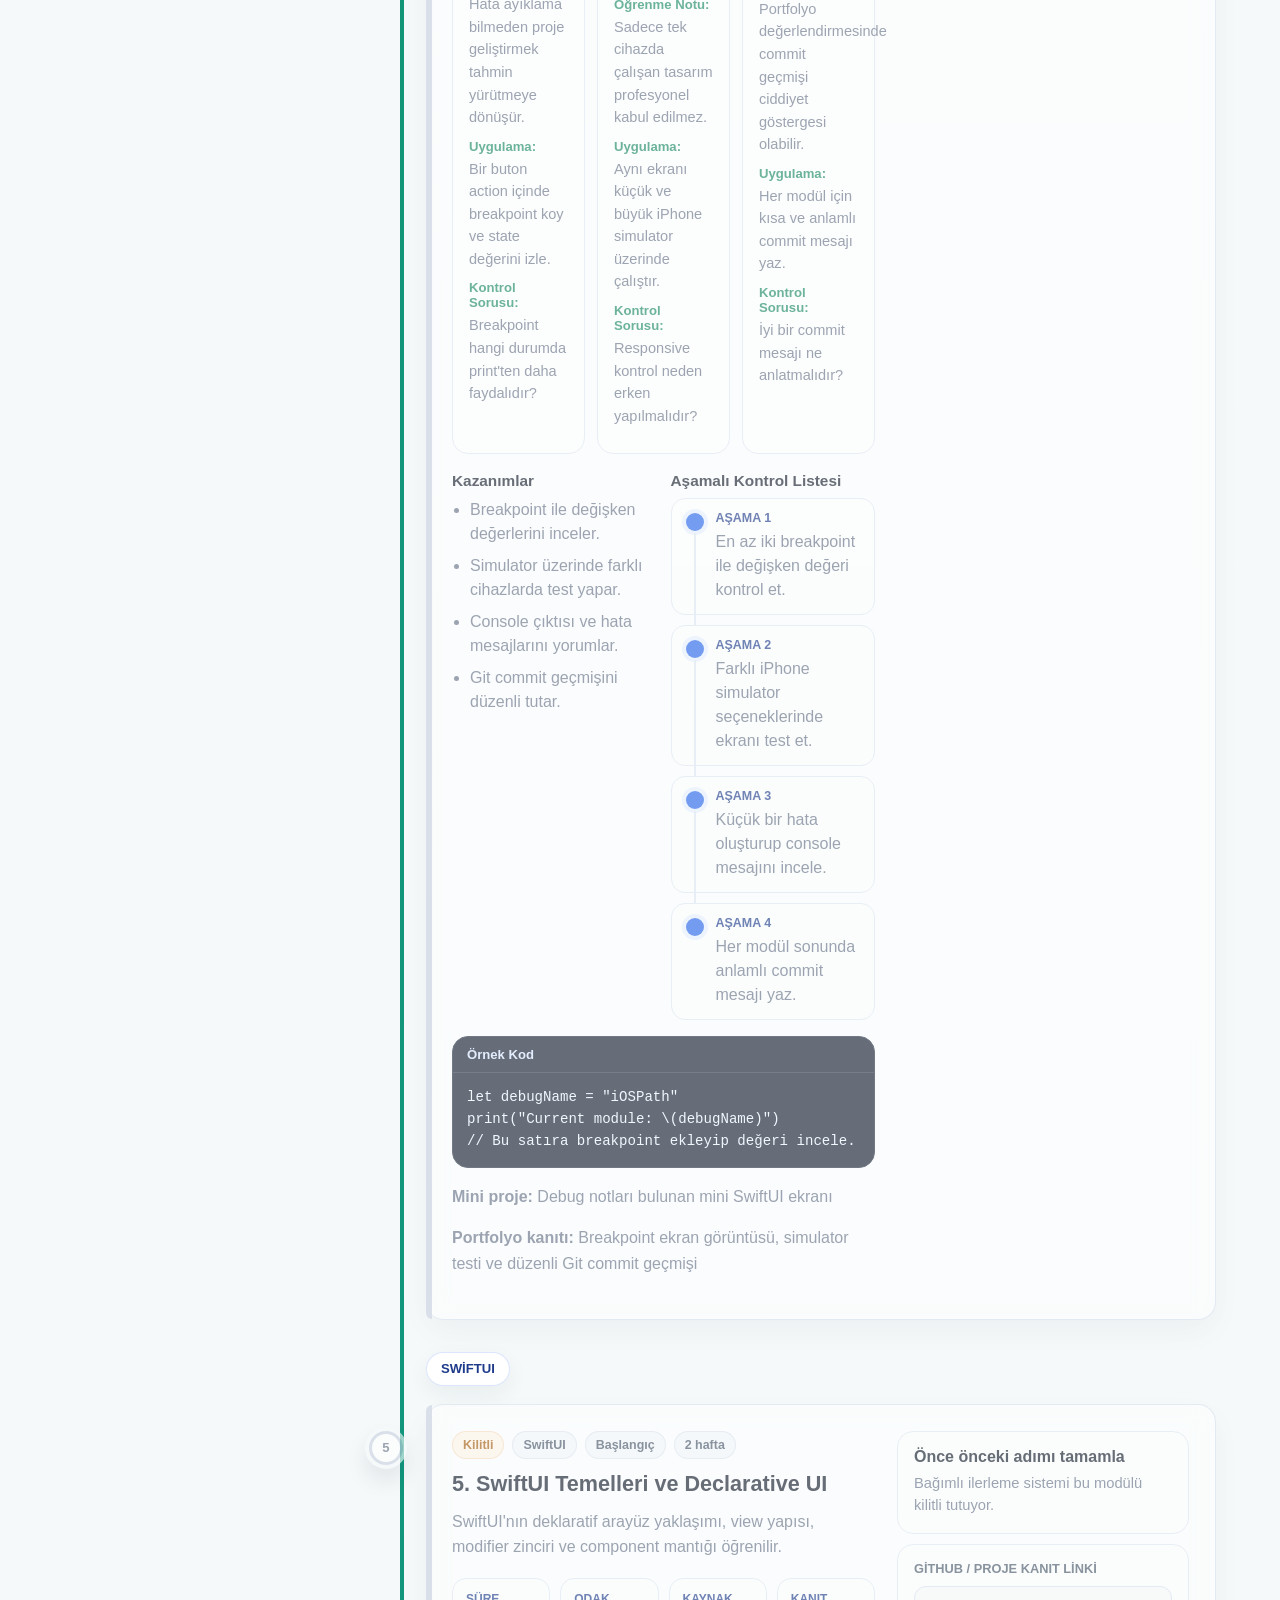
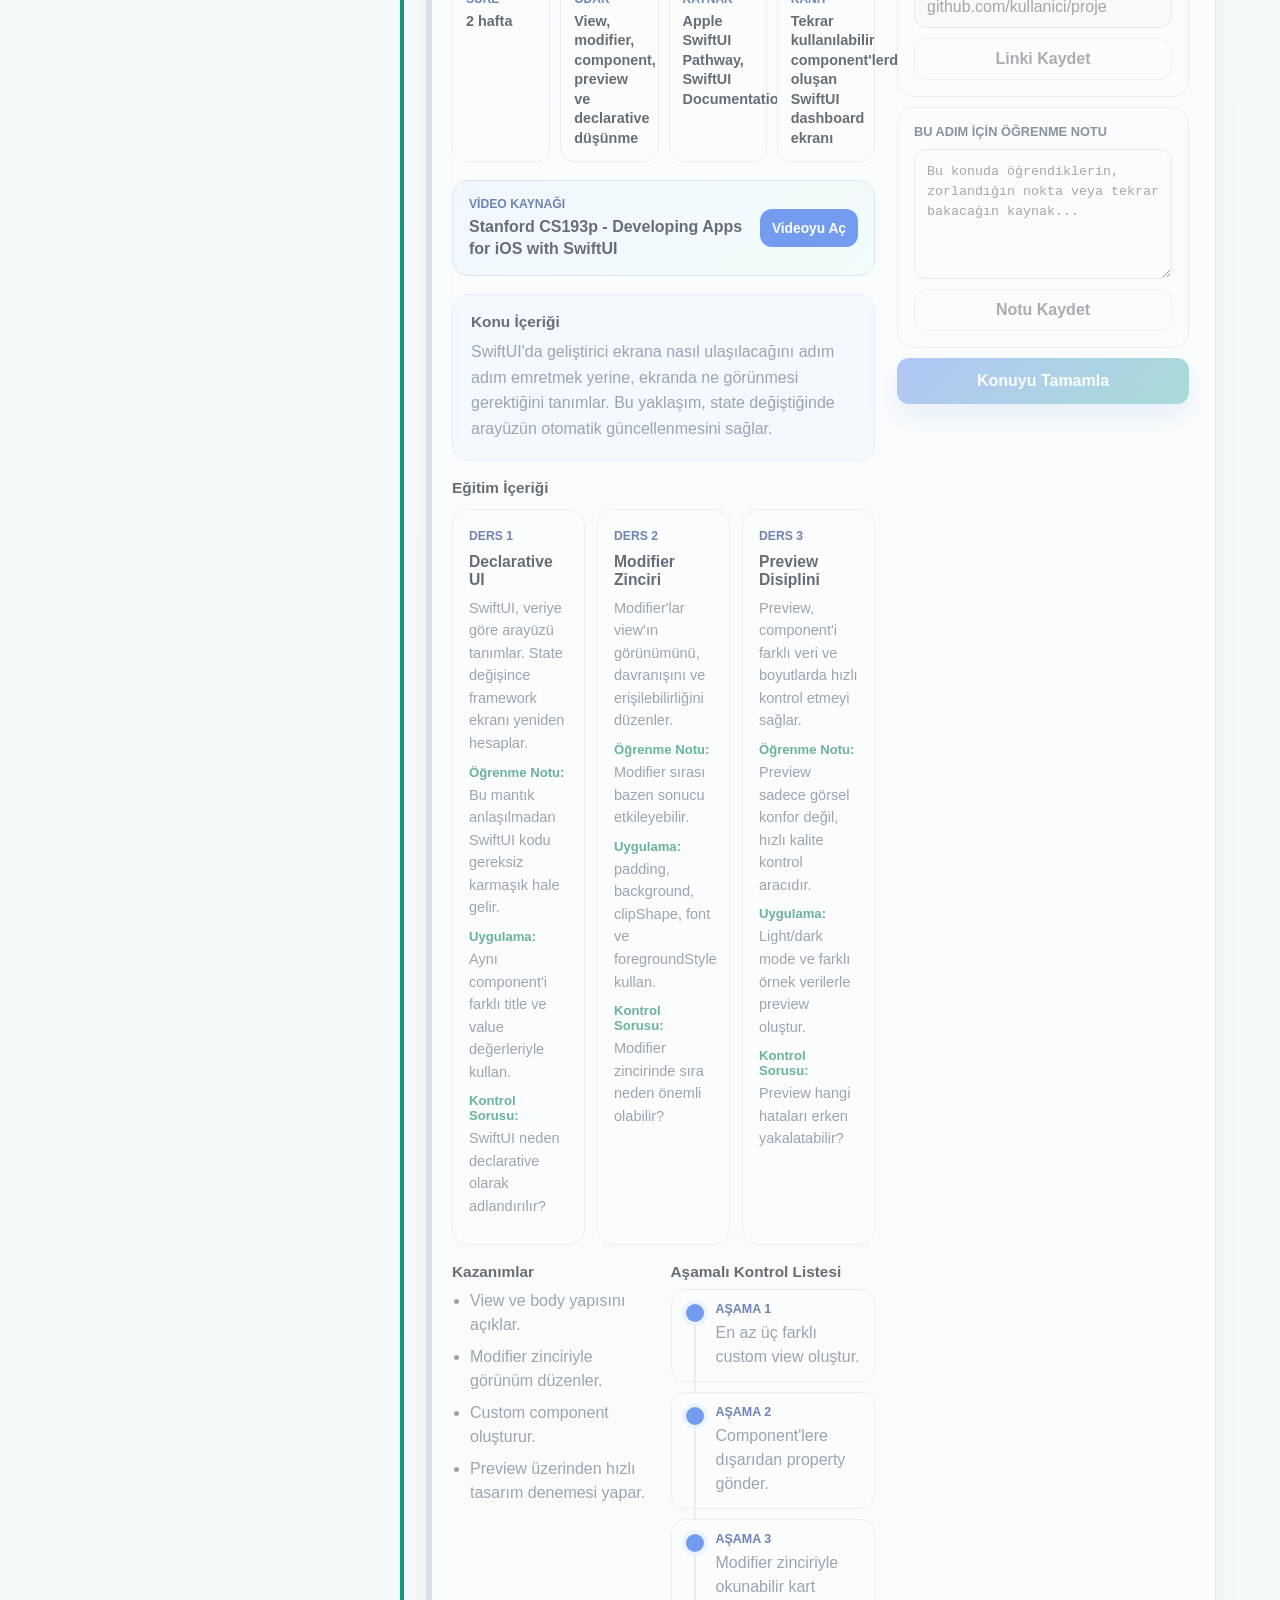
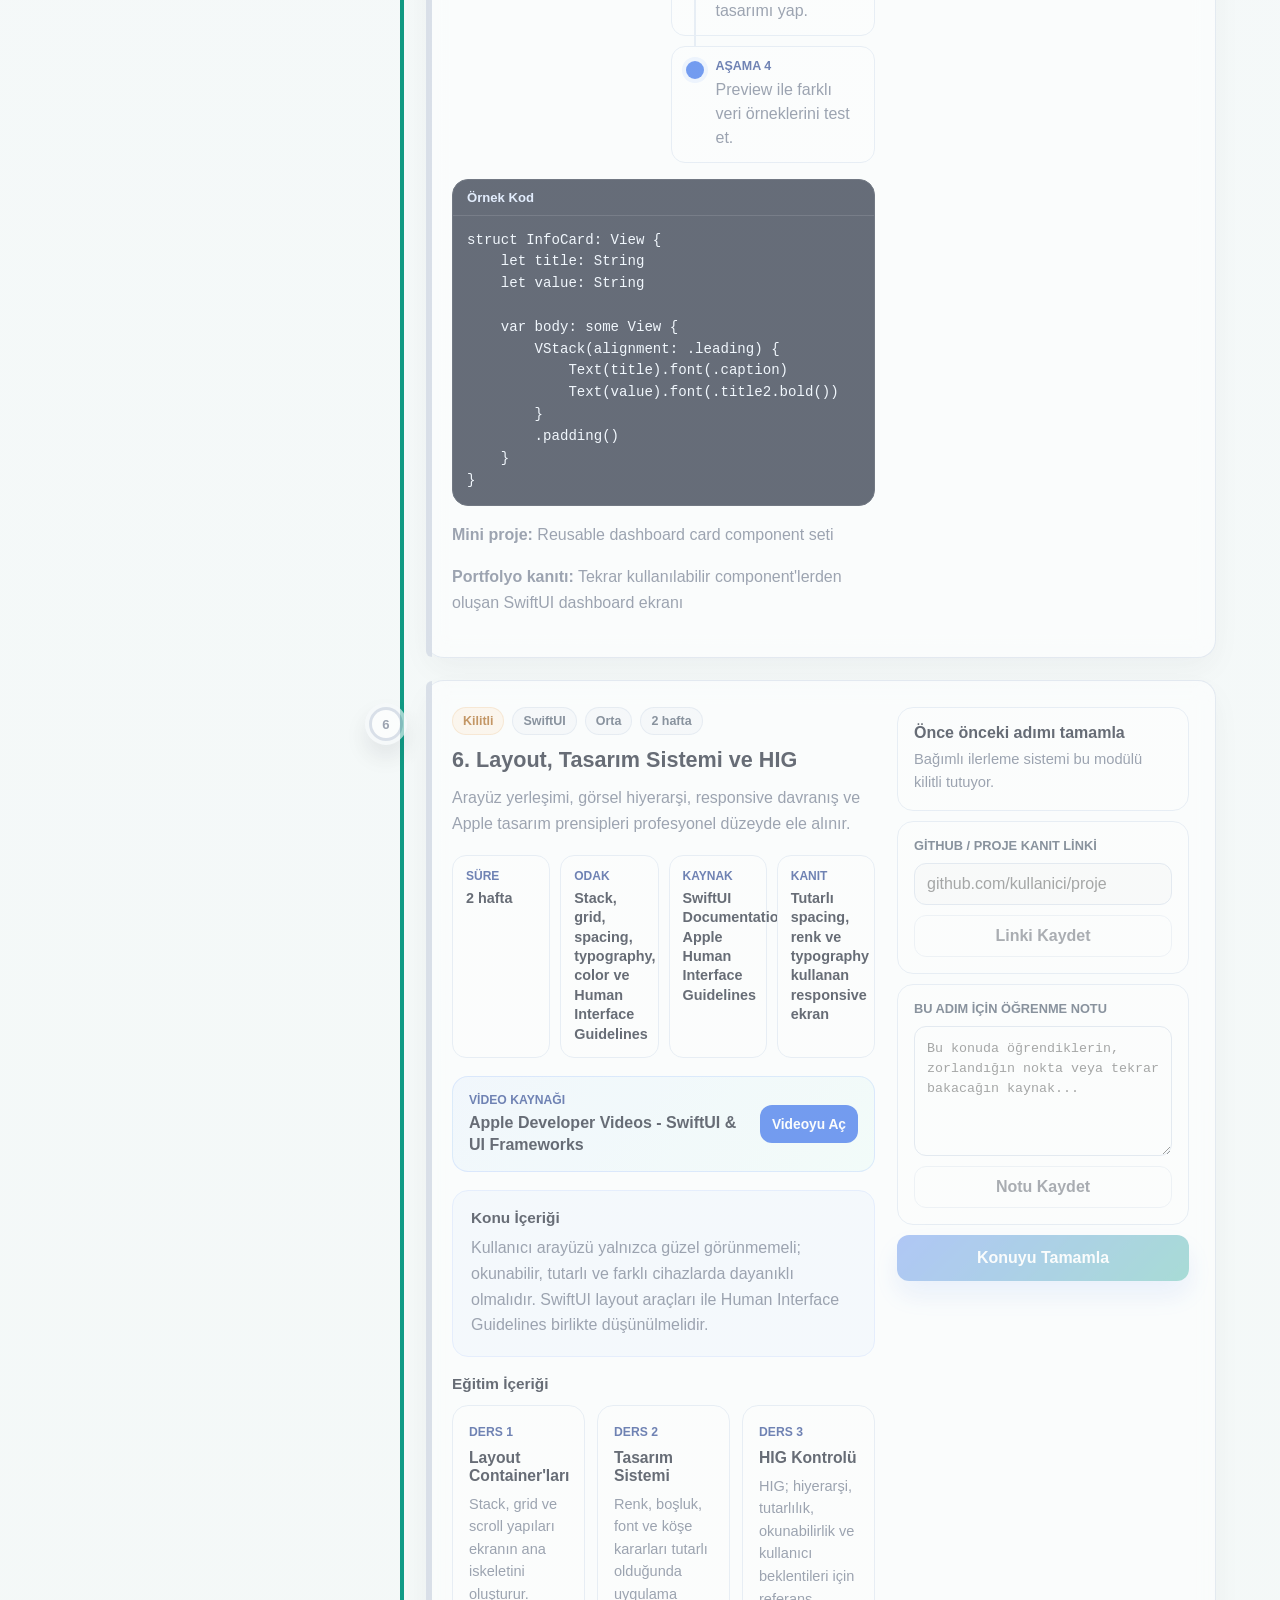
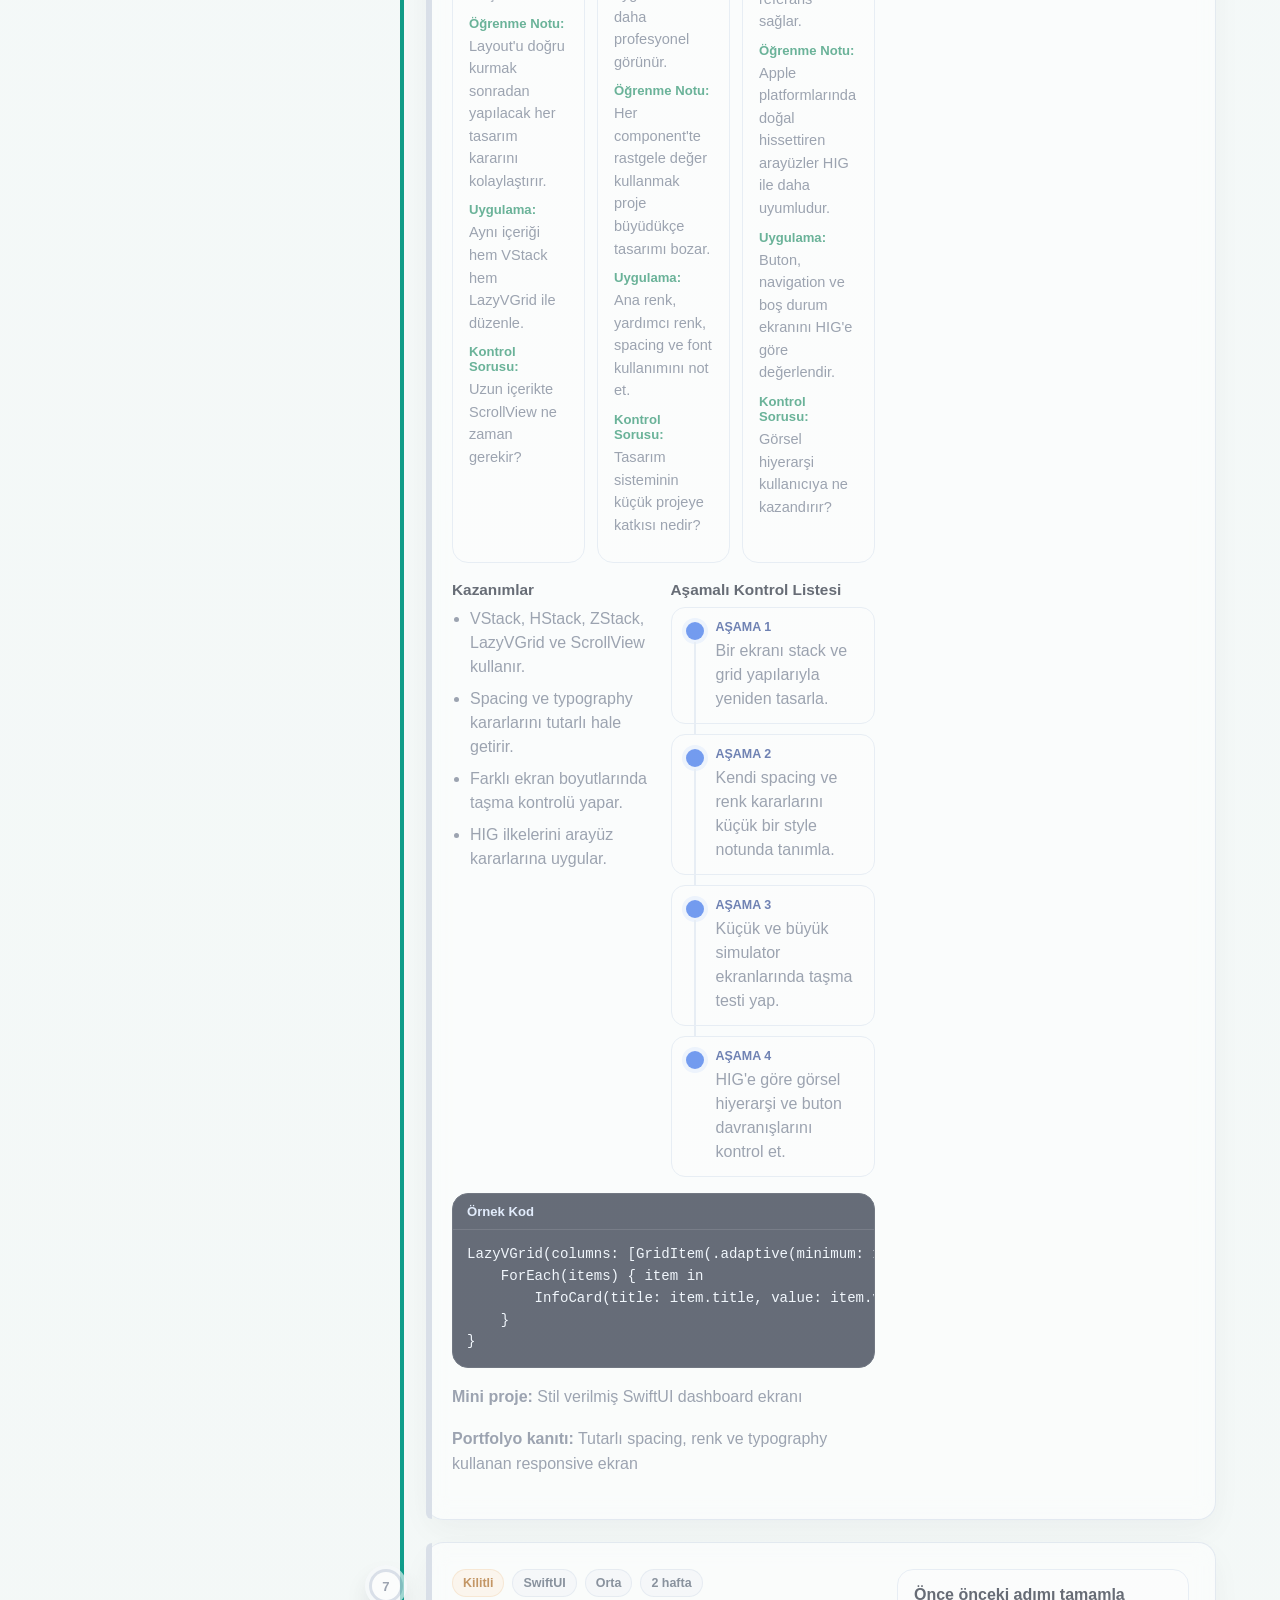
<file: iOSPath/roadmap.html>
<!DOCTYPE html>
<html lang="tr">
<head>
  <meta charset="UTF-8">
  <meta name="viewport" content="width=device-width, initial-scale=1.0">
  <title>iOSPath | Öğrenme Rotası</title>
  <script>
    try {
      const storedTheme = localStorage.getItem("iospath-theme");
      const theme = storedTheme === "dark" || storedTheme === "light"
        ? storedTheme
        : matchMedia("(prefers-color-scheme: dark)").matches ? "dark" : "light";
      document.documentElement.dataset.theme = theme;
    } catch (error) {
      document.documentElement.dataset.theme = "light";
    }
  </script>
  <link rel="stylesheet" href="css/iospath.css">
</head>
<body>
  <header class="topbar">
    <a class="brand" href="iospath.html" aria-label="iOSPath ana sayfa">
      <span class="brand-mark">iP</span>
      <span>iOSPath</span>
    </a>
    <nav class="nav-links" aria-label="Ana menü">
      <a href="iospath.html">Panel</a>
      <a class="active" href="roadmap.html">Rota</a>
      <a href="iospath.html#resources">Kaynaklar</a>
      <a href="interview.html">Mülakat</a>
    </nav>
    <button class="theme-toggle" id="themeToggle" type="button" aria-label="Tema değiştir" title="Tema değiştir">
      <span aria-hidden="true"></span>
    </button>
  </header>

  <main>
    <section class="page-intro">
      <p class="eyebrow">Profesyonel iOS öğrenme rotası</p>
      <h1>Fikirden portfolyoya uzanan sağlam iOS geliştirme planı</h1>
      <p>
        Rota; Apple Develop in Swift, SwiftUI Pathway, Swift.org dil referansı, Stanford CS193p, WWDC oturumları ve App Store dağıtım süreci dikkate alınarak hazırlanmıştır. Her adımda öğrenilecek konu, izlenecek video kaynağı, pratik görev, mini proje çıktısı ve portfolyoya eklenebilecek kanıt yer alır.
      </p>
    </section>

    <section class="beginner-guide" aria-label="Yeni başlayanlar için kullanım rehberi">
      <article>
        <span>1</span>
        <h3>Kavramı Netleştir</h3>
        <p>Önce modülün amacını, kaynak notunu ve profesyonel odak başlığını oku. Hangi problemi çözdüğünü bilmeden koda geçme.</p>
      </article>
      <article>
        <span>2</span>
        <h3>Çıktı Üret</h3>
        <p>Her modülde küçük ama teslim edilebilir bir ekran, model, test, README bölümü veya demo proje oluştur.</p>
      </article>
      <article>
        <span>3</span>
        <h3>Kanıtla ve İlerle</h3>
        <p>Kontrol listesini tamamladıktan sonra ekran görüntüsü, GitHub commit'i veya kısa teknik notu portfolyoya ekle.</p>
      </article>
    </section>

    <section class="roadmap-tools" aria-label="Rota arama ve filtreleme">
      <div>
        <label for="roadmapSearch">Rota içinde ara</label>
        <input id="roadmapSearch" type="search" placeholder="SwiftUI, test, networking...">
      </div>
      <div>
        <label for="roadmapStatusFilter">Durum</label>
        <select id="roadmapStatusFilter">
          <option value="all">Tüm durumlar</option>
          <option value="Açık">Açık</option>
          <option value="Tamamlandı">Tamamlandı</option>
          <option value="Kilitli">Kilitli</option>
        </select>
      </div>
      <div>
        <label for="roadmapLevelFilter">Seviye</label>
        <select id="roadmapLevelFilter">
          <option value="all">Tüm seviyeler</option>
          <option value="Başlangıç">Başlangıç</option>
          <option value="Orta">Orta</option>
          <option value="İleri">İleri</option>
        </select>
      </div>
      <strong id="roadmapResultCount">20 modül</strong>
    </section>

    <section class="roadmap-layout">
      <aside class="skill-tree" aria-label="Yetkinlik ağacı">
        <h3>Apple Eğitim Bölümleri</h3>
        <div id="skillTree"></div>
      </aside>
      <div class="topic-list" id="topicList" aria-live="polite"></div>
    </section>
  </main>

  <footer class="footer">
    <p>iOSPath, Internet ve Web Programlama I proje prototipi için hazırlanmıştır.</p>
  </footer>

  <script src="js/iospath-data.js"></script>
  <script src="js/iospath-storage.js"></script>
  <script src="js/iospath-app.js"></script>
</body>
</html>
</file>
<file: css/iospath.css>
:root {
  --bg: #f5f7fb;
  --surface: #ffffff;
  --surface-soft: #f9fbff;
  --surface-strong: #eef4ff;
  --ink: #111827;
  --muted: #667085;
  --muted-strong: #475467;
  --line: #d8e0ec;
  --line-strong: #c4cedd;
  --blue: #2563eb;
  --blue-dark: #1e3a8a;
  --teal: #0f9f8f;
  --green: #16885f;
  --orange: #d97706;
  --red: #c2413d;
  --violet: #6d5dfc;
  --gold: #b7791f;
  --shadow: 0 18px 42px rgba(17, 24, 39, 0.09);
  --shadow-strong: 0 24px 70px rgba(17, 24, 39, 0.14);
}

:root[data-theme="dark"] {
  --bg: #0b1220;
  --surface: #121b2d;
  --surface-soft: #162238;
  --surface-strong: #1e2d49;
  --ink: #edf4ff;
  --muted: #9aa8bd;
  --muted-strong: #c3cedd;
  --line: #26364f;
  --line-strong: #3a4b67;
  --blue: #6ea8ff;
  --blue-dark: #b9d3ff;
  --teal: #45d6c3;
  --green: #5ee2a7;
  --orange: #f4b45f;
  --red: #ff7a75;
  --violet: #a89bff;
  --gold: #f2c66d;
  --shadow: 0 18px 42px rgba(0, 0, 0, 0.28);
  --shadow-strong: 0 28px 76px rgba(0, 0, 0, 0.45);
}

* {
  box-sizing: border-box;
}

html {
  scroll-behavior: smooth;
}

body {
  margin: 0;
  min-height: 100vh;
  background:
    linear-gradient(180deg, #f8fbff 0%, #f2f7f4 44%, #fbf6ee 100%);
  color: var(--ink);
  font-family: Inter, -apple-system, BlinkMacSystemFont, "Segoe UI", Arial, sans-serif;
  letter-spacing: 0;
}

:root[data-theme="dark"] body {
  background:
    linear-gradient(180deg, #070c16 0%, #101827 48%, #111827 100%);
}

body::before {
  position: fixed;
  inset: 0;
  z-index: -1;
  pointer-events: none;
  background:
    linear-gradient(90deg, rgba(37, 99, 235, 0.045) 1px, transparent 1px),
    linear-gradient(180deg, rgba(15, 159, 143, 0.04) 1px, transparent 1px);
  background-size: 72px 72px;
  mask-image: linear-gradient(180deg, rgba(0, 0, 0, 0.8), transparent 76%);
  content: "";
}

:root[data-theme="dark"] body::before {
  background:
    linear-gradient(90deg, rgba(110, 168, 255, 0.06) 1px, transparent 1px),
    linear-gradient(180deg, rgba(69, 214, 195, 0.055) 1px, transparent 1px);
  mask-image: linear-gradient(180deg, rgba(0, 0, 0, 0.55), transparent 72%);
}

a {
  color: inherit;
  text-decoration: none;
}

button,
select,
input {
  font: inherit;
}

:focus-visible {
  outline: 3px solid rgba(37, 99, 235, 0.3);
  outline-offset: 3px;
}

.topbar {
  position: sticky;
  top: 0;
  z-index: 20;
  display: flex;
  align-items: center;
  justify-content: space-between;
  gap: 24px;
  padding: 14px clamp(20px, 5vw, 72px);
  background: rgba(255, 255, 255, 0.78);
  border-bottom: 1px solid rgba(196, 206, 221, 0.72);
  box-shadow: 0 10px 30px rgba(17, 24, 39, 0.04);
  backdrop-filter: blur(18px);
}

.brand {
  display: inline-flex;
  align-items: center;
  gap: 10px;
  font-weight: 800;
  color: var(--ink);
  font-size: 1.08rem;
}

.brand-mark {
  display: grid;
  place-items: center;
  width: 40px;
  height: 40px;
  border-radius: 12px;
  color: #ffffff;
  background: linear-gradient(135deg, var(--blue), var(--teal));
  box-shadow: 0 12px 24px rgba(37, 99, 235, 0.22);
  font-size: 0.9rem;
}

.nav-links {
  display: flex;
  align-items: center;
  gap: 6px;
  padding: 5px;
  border: 1px solid rgba(216, 224, 236, 0.82);
  border-radius: 14px;
  background: rgba(249, 251, 255, 0.72);
}

.nav-links a {
  padding: 9px 12px;
  border-radius: 10px;
  color: var(--muted-strong);
  font-size: 0.95rem;
  font-weight: 750;
  transition: background 0.2s ease, color 0.2s ease, transform 0.2s ease;
}

.nav-links a:hover {
  background: #ffffff;
  color: var(--blue-dark);
  box-shadow: 0 8px 18px rgba(17, 24, 39, 0.07);
  transform: translateY(-1px);
}

.nav-links a.active {
  color: #ffffff;
  background: var(--ink);
  box-shadow: 0 10px 20px rgba(17, 24, 39, 0.16);
}

.theme-toggle {
  display: grid;
  flex: 0 0 auto;
  place-items: center;
  width: 44px;
  height: 44px;
  border: 1px solid rgba(216, 224, 236, 0.86);
  border-radius: 14px;
  background: rgba(255, 255, 255, 0.78);
  box-shadow: 0 10px 24px rgba(17, 24, 39, 0.06);
  cursor: pointer;
  transition: border-color 0.2s ease, box-shadow 0.2s ease, transform 0.2s ease, background 0.2s ease;
}

.theme-toggle:hover {
  border-color: rgba(37, 99, 235, 0.26);
  box-shadow: 0 14px 28px rgba(17, 24, 39, 0.1);
  transform: translateY(-1px);
}

.theme-toggle span {
  width: 18px;
  height: 18px;
  border-radius: 50%;
  background: var(--ink);
  box-shadow: inset -6px -4px 0 0 #ffffff;
  transition: background 0.2s ease, box-shadow 0.2s ease, transform 0.2s ease;
}

.theme-toggle[aria-pressed="true"] span {
  background: #f8c85a;
  box-shadow:
    0 0 0 4px rgba(248, 200, 90, 0.16),
    0 0 18px rgba(248, 200, 90, 0.45);
  transform: rotate(35deg);
}

:root[data-theme="dark"] .topbar {
  background: rgba(9, 15, 28, 0.82);
  border-bottom-color: rgba(58, 75, 103, 0.74);
  box-shadow: 0 14px 36px rgba(0, 0, 0, 0.22);
}

:root[data-theme="dark"] .nav-links {
  border-color: rgba(58, 75, 103, 0.78);
  background: rgba(18, 27, 45, 0.76);
}

:root[data-theme="dark"] .nav-links a:hover {
  background: rgba(30, 45, 73, 0.9);
  color: var(--ink);
  box-shadow: 0 10px 22px rgba(0, 0, 0, 0.24);
}

:root[data-theme="dark"] .nav-links a.active {
  color: #07111f;
  background: linear-gradient(135deg, var(--blue), var(--teal));
  box-shadow: 0 12px 26px rgba(69, 214, 195, 0.18);
}

:root[data-theme="dark"] .theme-toggle {
  border-color: rgba(58, 75, 103, 0.86);
  background: rgba(18, 27, 45, 0.82);
  box-shadow: 0 12px 26px rgba(0, 0, 0, 0.24);
}

main {
  width: min(1440px, 100%);
  margin: 0 auto;
  padding: 0 clamp(20px, 5vw, 72px) 48px;
}

.hero {
  display: grid;
  grid-template-columns: minmax(0, 1.02fr) minmax(360px, 0.98fr);
  align-items: center;
  min-height: calc(100vh - 78px);
  gap: 54px;
  padding: 48px 0 42px;
}

.hero-content {
  max-width: 780px;
}

.eyebrow {
  margin: 0 0 12px;
  color: var(--teal);
  font-size: 0.84rem;
  font-weight: 800;
  letter-spacing: 0.04em;
  text-transform: uppercase;
}

h1,
h2,
h3,
p {
  margin-top: 0;
}

h1 {
  margin-bottom: 18px;
  max-width: 760px;
  font-size: 4.7rem;
  line-height: 0.98;
  letter-spacing: 0;
  text-wrap: balance;
}

.hero-copy {
  max-width: 720px;
  color: var(--muted-strong);
  font-size: 1.08rem;
  line-height: 1.75;
}

.hero-actions {
  display: flex;
  flex-wrap: wrap;
  gap: 12px;
  margin-top: 28px;
}

.primary-button,
.secondary-button {
  display: inline-flex;
  align-items: center;
  justify-content: center;
  min-height: 46px;
  border: 0;
  border-radius: 12px;
  padding: 0 20px;
  cursor: pointer;
  font-weight: 800;
  transition: box-shadow 0.2s ease, transform 0.2s ease, background 0.2s ease;
}

.primary-button {
  color: #ffffff;
  background: linear-gradient(135deg, var(--blue), #0f9f8f);
  box-shadow: 0 14px 28px rgba(37, 99, 235, 0.24);
}

.secondary-button {
  color: var(--blue-dark);
  border: 1px solid rgba(37, 99, 235, 0.16);
  background: #ffffff;
  box-shadow: 0 10px 24px rgba(17, 24, 39, 0.06);
}

.primary-button:hover,
.secondary-button:hover {
  transform: translateY(-2px);
}

.primary-button:hover {
  box-shadow: 0 18px 34px rgba(37, 99, 235, 0.28);
}

.secondary-button:hover {
  background: #eef6ff;
}

.hero-visual {
  display: grid;
  min-height: 560px;
  place-items: center;
}

.phone-frame {
  width: min(390px, 88vw);
  aspect-ratio: 0.56;
  padding: 13px;
  border: 1px solid rgba(255, 255, 255, 0.3);
  border-radius: 42px;
  background:
    linear-gradient(145deg, #111827, #263042 48%, #0f172a);
  box-shadow: var(--shadow-strong);
}

.phone-screen {
  position: relative;
  height: 100%;
  overflow: hidden;
  padding: 28px 20px;
  border-radius: 32px;
  background:
    linear-gradient(160deg, rgba(255,255,255,0.98), rgba(232,244,241,0.96) 45%, rgba(255,248,239,0.94)),
    repeating-linear-gradient(90deg, rgba(37, 99, 235, 0.055) 0 1px, transparent 1px 42px);
}

.screen-status {
  display: flex;
  align-items: center;
  justify-content: space-between;
  margin-bottom: 24px;
  color: #1f2937;
  font-size: 0.76rem;
  font-weight: 850;
}

.screen-title {
  margin-bottom: 18px;
}

.screen-title span,
.screen-progress span,
.screen-footer-card span {
  display: block;
  margin-bottom: 6px;
  color: var(--muted);
  font-size: 0.72rem;
  font-weight: 900;
  text-transform: uppercase;
}

.screen-title strong {
  display: block;
  color: var(--ink);
  font-size: 1.45rem;
  line-height: 1.1;
}

.screen-progress {
  display: flex;
  align-items: center;
  justify-content: space-between;
  min-height: 118px;
  margin-bottom: 16px;
  padding: 18px;
  border: 1px solid rgba(216, 224, 236, 0.9);
  border-radius: 24px;
  background: rgba(255, 255, 255, 0.82);
  box-shadow: 0 16px 32px rgba(17, 24, 39, 0.08);
}

.screen-progress strong {
  display: block;
  color: var(--ink);
  font-size: 2.25rem;
  line-height: 1;
}

.screen-ring {
  width: 76px;
  height: 76px;
  border-radius: 50%;
  background:
    radial-gradient(circle at center, #ffffff 0 48%, transparent 50%),
    conic-gradient(var(--teal) 0 72%, #dbe4ef 72% 100%);
  box-shadow: inset 0 0 0 1px rgba(17, 24, 39, 0.04);
}

.screen-modules {
  display: grid;
  gap: 10px;
  margin-bottom: 14px;
}

.path-node {
  display: flex;
  align-items: center;
  justify-content: space-between;
  gap: 12px;
  min-height: 62px;
  padding: 14px;
  border: 1px solid var(--line);
  border-radius: 18px;
  background: rgba(255, 255, 255, 0.78);
  color: var(--ink);
  font-weight: 800;
  box-shadow: 0 12px 24px rgba(17, 24, 39, 0.055);
}

.path-node span {
  display: grid;
  place-items: center;
  width: 34px;
  height: 34px;
  border-radius: 12px;
  background: #eef4ff;
  color: var(--blue-dark);
  font-size: 0.78rem;
}

.path-node strong {
  flex: 1;
  text-align: left;
}

.path-node.active {
  border-color: rgba(22, 136, 95, 0.2);
  background: #ecfdf5;
  color: var(--green);
}

.path-node.current {
  border-color: rgba(37, 99, 235, 0.22);
  background: #eff6ff;
  color: var(--blue-dark);
}

.path-node.locked {
  color: #7d8898;
  background: #f5f7fb;
}

.screen-footer-card {
  padding: 16px;
  border: 1px solid rgba(183, 121, 31, 0.16);
  border-radius: 20px;
  background: #fff8eb;
}

.screen-footer-card strong {
  display: block;
  color: #7c4a03;
  line-height: 1.25;
}

.dashboard-grid {
  display: grid;
  grid-template-columns: repeat(4, minmax(0, 1fr));
  gap: 18px;
  margin: 0 0 64px;
}

.metric-card,
.topic-card,
.skill-tree,
.resource-card,
.question-card,
.portfolio-card {
  border: 1px solid var(--line);
  border-radius: 18px;
  background: rgba(255, 255, 255, 0.84);
  box-shadow: 0 12px 32px rgba(17, 24, 39, 0.065);
  backdrop-filter: blur(10px);
}

.metric-card {
  min-height: 156px;
  padding: 22px;
  transition: border-color 0.2s ease, box-shadow 0.2s ease, transform 0.2s ease;
}

.metric-card:hover,
.resource-card:hover,
.question-card:hover,
.portfolio-card:hover {
  border-color: rgba(37, 99, 235, 0.24);
  box-shadow: var(--shadow);
  transform: translateY(-3px);
}

.metric-label {
  display: block;
  margin-bottom: 12px;
  color: var(--muted-strong);
  font-size: 0.86rem;
  font-weight: 850;
  text-transform: uppercase;
}

.metric-card strong {
  display: block;
  margin-bottom: 10px;
  color: var(--ink);
  font-size: 2.1rem;
  line-height: 1;
}

.metric-card p {
  color: var(--muted);
  font-size: 0.92rem;
  line-height: 1.45;
}

.insight-grid,
.badge-grid,
.interview-performance {
  display: grid;
  grid-template-columns: repeat(4, minmax(0, 1fr));
  gap: 18px;
  margin-bottom: 44px;
}

.insight-grid article,
.badge-card,
.interview-performance article,
.portfolio-report-card {
  border: 1px solid var(--line);
  border-radius: 18px;
  background: rgba(255, 255, 255, 0.84);
  box-shadow: 0 12px 32px rgba(17, 24, 39, 0.065);
  backdrop-filter: blur(10px);
}

.insight-grid article,
.badge-card,
.interview-performance article {
  min-height: 150px;
  padding: 20px;
}

.insight-grid span,
.badge-card span,
.interview-performance span {
  display: block;
  margin-bottom: 10px;
  color: var(--muted-strong);
  font-size: 0.78rem;
  font-weight: 900;
  text-transform: uppercase;
}

.insight-grid strong,
.badge-card strong,
.interview-performance strong {
  display: block;
  color: var(--ink);
  font-size: 1.25rem;
  line-height: 1.2;
}

.insight-grid p,
.badge-card p,
.interview-performance p {
  margin: 10px 0 0;
  color: var(--muted);
  font-size: 0.92rem;
  line-height: 1.5;
}

.badge-card {
  opacity: 0.62;
}

.badge-card.is-unlocked {
  opacity: 1;
  border-color: rgba(15, 159, 143, 0.22);
}

.badge-card.is-unlocked span {
  color: var(--green);
}

.badge-card.is-locked span {
  color: var(--orange);
}

.progress-track {
  height: 11px;
  overflow: hidden;
  border-radius: 99px;
  background: #e4eaf2;
}

.progress-track span {
  display: block;
  width: 0%;
  height: 100%;
  border-radius: inherit;
  background: linear-gradient(90deg, var(--green), var(--teal), var(--blue));
  transition: width 0.3s ease;
}

.section-heading {
  max-width: 820px;
  margin: 68px 0 24px;
}

.page-intro {
  max-width: 1040px;
  padding: 72px 0 34px;
}

.page-intro h1 {
  max-width: 980px;
  font-size: 3.65rem;
  line-height: 1.02;
  text-wrap: balance;
}

.page-intro p:last-child {
  max-width: 860px;
  color: var(--muted-strong);
  font-size: 1.05rem;
  line-height: 1.7;
}

.beginner-guide {
  display: grid;
  grid-template-columns: repeat(3, minmax(0, 1fr));
  gap: 18px;
  margin-bottom: 30px;
}

.beginner-guide article {
  padding: 22px;
  border: 1px solid var(--line);
  border-radius: 18px;
  background: rgba(255, 255, 255, 0.84);
  box-shadow: 0 12px 30px rgba(17, 24, 39, 0.06);
}

.beginner-guide span {
  display: grid;
  place-items: center;
  width: 34px;
  height: 34px;
  margin-bottom: 12px;
  border-radius: 12px;
  background: #e8f0ff;
  color: var(--blue-dark);
  font-weight: 900;
}

.beginner-guide h3 {
  margin-bottom: 8px;
  font-size: 1.05rem;
}

.beginner-guide p {
  margin-bottom: 0;
  color: var(--muted);
  line-height: 1.55;
}

.roadmap-tools {
  display: grid;
  grid-template-columns: minmax(240px, 1fr) 180px 180px auto;
  align-items: end;
  gap: 14px;
  margin: 0 0 24px;
  padding: 18px;
  border: 1px solid var(--line);
  border-radius: 18px;
  background: rgba(255, 255, 255, 0.84);
  box-shadow: 0 12px 32px rgba(17, 24, 39, 0.055);
}

.roadmap-tools div {
  display: grid;
  gap: 8px;
}

.roadmap-tools label,
.resource-tools label {
  color: var(--muted-strong);
  font-size: 0.8rem;
  font-weight: 900;
  text-transform: uppercase;
}

.roadmap-tools input,
.roadmap-tools select,
.resource-tools input {
  min-height: 42px;
  border: 1px solid var(--line);
  border-radius: 12px;
  padding: 0 12px;
  background: #ffffff;
  color: var(--ink);
  box-shadow: 0 8px 20px rgba(17, 24, 39, 0.04);
}

.roadmap-tools strong {
  display: inline-flex;
  align-items: center;
  justify-content: center;
  min-height: 42px;
  border-radius: 12px;
  padding: 0 14px;
  color: var(--blue-dark);
  background: #eff6ff;
  font-size: 0.92rem;
}

.section-heading h2 {
  margin-bottom: 0;
  font-size: 2.35rem;
  line-height: 1.15;
  text-wrap: balance;
}

.roadmap-layout {
  display: grid;
  grid-template-columns: 300px minmax(0, 1fr);
  gap: 24px;
}

.skill-tree {
  position: sticky;
  top: 88px;
  align-self: start;
  padding: 22px;
}

.skill-tree h3 {
  margin-bottom: 16px;
  font-size: 1.04rem;
}

.tree-item {
  display: flex;
  align-items: center;
  justify-content: space-between;
  gap: 12px;
  min-height: 46px;
  margin-bottom: 10px;
  padding: 11px 12px;
  border: 1px solid transparent;
  border-radius: 12px;
  background: #f5f7fb;
  color: var(--muted-strong);
  font-weight: 700;
}

.tree-item.is-done {
  color: var(--green);
  border-color: rgba(22, 136, 95, 0.16);
  background: #ecfdf5;
}

.tree-item.is-open {
  color: var(--blue-dark);
  border-color: rgba(37, 99, 235, 0.16);
  background: #eff6ff;
}

.topic-list {
  position: relative;
  display: grid;
  gap: 22px;
  padding-left: 38px;
}

.topic-list::before {
  position: absolute;
  top: 28px;
  bottom: 28px;
  left: 12px;
  width: 4px;
  border-radius: 99px;
  background: linear-gradient(180deg, var(--green), var(--teal), var(--blue), #c8d1df);
  content: "";
}

.path-section-label {
  position: relative;
  margin: 10px 0 -4px;
}

.path-section-label span {
  display: inline-flex;
  align-items: center;
  min-height: 34px;
  padding: 0 14px;
  border: 1px solid rgba(37, 99, 235, 0.16);
  border-radius: 999px;
  background: #ffffff;
  color: var(--blue-dark);
  font-size: 0.82rem;
  font-weight: 900;
  text-transform: uppercase;
  box-shadow: 0 8px 22px rgba(23, 32, 51, 0.06);
}

.topic-card {
  position: relative;
  display: grid;
  grid-template-columns: minmax(0, 1fr) 292px;
  gap: 22px;
  padding: 26px;
  border-left: 0;
  transition: border-color 0.2s ease, box-shadow 0.2s ease, transform 0.2s ease;
}

.topic-card::before {
  position: absolute;
  inset: 0 auto 0 0;
  width: 6px;
  border-radius: 18px 0 0 18px;
  background: #c8d1df;
  content: "";
}

.topic-card.is-locked {
  opacity: 0.62;
}

.topic-card.is-open::before {
  background: linear-gradient(180deg, var(--blue), var(--teal));
}

.topic-card.is-done::before {
  background: linear-gradient(180deg, var(--green), var(--teal));
}

.topic-card:hover {
  border-color: rgba(37, 99, 235, 0.24);
  box-shadow: var(--shadow);
  transform: translateY(-2px);
}

.path-marker {
  position: absolute;
  top: 22px;
  left: -61px;
  display: grid;
  place-items: center;
  width: 42px;
  height: 42px;
  border: 4px solid #f6f8fb;
  border-radius: 50%;
  background: #c8d1df;
  box-shadow: 0 12px 24px rgba(17, 24, 39, 0.14);
}

.path-marker span {
  display: grid;
  place-items: center;
  width: 28px;
  height: 28px;
  border-radius: 50%;
  background: #ffffff;
  color: var(--muted);
  font-size: 0.82rem;
  font-weight: 900;
}

.topic-card.is-open .path-marker {
  background: var(--blue);
}

.topic-card.is-done .path-marker {
  background: var(--green);
}

.topic-card.is-open .path-marker span {
  color: var(--blue-dark);
}

.topic-card.is-done .path-marker span {
  color: var(--green);
}

.topic-main {
  min-width: 0;
}

.topic-meta {
  display: flex;
  flex-wrap: wrap;
  gap: 8px;
  margin-bottom: 12px;
}

.tag {
  display: inline-flex;
  align-items: center;
  min-height: 28px;
  padding: 0 10px;
  border-radius: 999px;
  border: 1px solid rgba(216, 224, 236, 0.8);
  background: #f5f7fb;
  color: var(--muted-strong);
  font-size: 0.78rem;
  font-weight: 800;
}

.tag.open {
  border-color: rgba(37, 99, 235, 0.16);
  background: #eff6ff;
  color: var(--blue-dark);
}

.tag.done {
  border-color: rgba(22, 136, 95, 0.16);
  background: #ecfdf5;
  color: var(--green);
}

.tag.locked {
  border-color: rgba(217, 119, 6, 0.18);
  background: #fff4e7;
  color: #a55b0c;
}

.topic-card h3 {
  margin-bottom: 12px;
  font-size: 1.35rem;
  line-height: 1.22;
}

.topic-card p {
  color: var(--muted);
  line-height: 1.6;
}

.topic-summary {
  display: grid;
  grid-template-columns: repeat(4, minmax(0, 1fr));
  gap: 10px;
  margin: 18px 0;
}

.topic-summary div {
  min-height: 84px;
  padding: 13px;
  border: 1px solid #dfe7f2;
  border-radius: 14px;
  background: #ffffff;
}

.topic-summary span {
  display: block;
  margin-bottom: 6px;
  color: var(--blue-dark);
  font-size: 0.75rem;
  font-weight: 900;
  text-transform: uppercase;
}

.topic-summary strong {
  display: block;
  color: var(--ink);
  font-size: 0.9rem;
  line-height: 1.35;
}

.video-source {
  display: flex;
  align-items: center;
  justify-content: space-between;
  gap: 14px;
  margin: 16px 0;
  padding: 16px;
  border: 1px solid rgba(36, 107, 254, 0.18);
  border-radius: 16px;
  background: linear-gradient(135deg, #eff6ff, #f0fdfa);
}

.video-source span {
  display: block;
  margin-bottom: 5px;
  color: var(--blue-dark);
  font-size: 0.76rem;
  font-weight: 900;
  text-transform: uppercase;
}

.video-source strong {
  display: block;
  color: var(--ink);
  line-height: 1.35;
}

.video-source a {
  display: inline-flex;
  flex: 0 0 auto;
  align-items: center;
  justify-content: center;
  min-height: 38px;
  border-radius: 12px;
  padding: 0 12px;
  color: #ffffff;
  background: var(--blue);
  font-size: 0.86rem;
  font-weight: 900;
}

.lesson-box {
  margin: 18px 0;
  padding: 18px;
  border: 1px solid #dbe7ff;
  border-radius: 16px;
  background: #f4f8ff;
}

.lesson-box h4,
.topic-detail-grid h4 {
  margin: 0 0 8px;
  font-size: 0.96rem;
}

.lesson-box p {
  margin-bottom: 0;
}

.curriculum-box {
  margin: 18px 0;
}

.curriculum-box h4 {
  margin: 0 0 12px;
  font-size: 0.96rem;
}

.lesson-module-list {
  display: grid;
  grid-template-columns: repeat(3, minmax(0, 1fr));
  gap: 12px;
}

.lesson-module {
  padding: 16px;
  border: 1px solid #dfe7f2;
  border-radius: 16px;
  background: #ffffff;
}

.lesson-module span {
  display: inline-flex;
  margin-bottom: 10px;
  color: var(--blue-dark);
  font-size: 0.76rem;
  font-weight: 900;
  text-transform: uppercase;
}

.lesson-module h5 {
  margin: 0 0 8px;
  color: var(--ink);
  font-size: 0.98rem;
}

.lesson-module p {
  margin-bottom: 10px;
  font-size: 0.91rem;
  line-height: 1.55;
}

.lesson-module strong {
  display: block;
  margin-bottom: 4px;
  color: var(--green);
  font-size: 0.82rem;
}

.topic-detail-grid {
  display: grid;
  grid-template-columns: repeat(2, minmax(0, 1fr));
  gap: 14px;
  margin-bottom: 16px;
}

.detail-list {
  display: grid;
  gap: 8px;
  margin: 0;
  padding-left: 18px;
  color: var(--muted);
  line-height: 1.5;
}

.staged-list {
  display: grid;
  gap: 10px;
  margin: 0;
  padding: 0;
  list-style: none;
}

.staged-list li {
  position: relative;
  padding: 12px 12px 12px 44px;
  border: 1px solid #dfe7f2;
  border-radius: 14px;
  background: #ffffff;
}

.staged-list li::before {
  position: absolute;
  top: 14px;
  left: 14px;
  width: 18px;
  height: 18px;
  border-radius: 50%;
  background: var(--blue);
  content: "";
  box-shadow: 0 0 0 4px #e8f0ff;
}

.staged-list li:not(:last-child)::after {
  position: absolute;
  top: 34px;
  left: 22px;
  width: 2px;
  height: calc(100% - 10px);
  background: #dfe7f2;
  content: "";
}

.staged-list span {
  display: block;
  margin-bottom: 5px;
  color: var(--blue-dark);
  font-size: 0.78rem;
  font-weight: 800;
  text-transform: uppercase;
}

.staged-list p {
  position: relative;
  z-index: 1;
  margin: 0;
  color: var(--muted);
  line-height: 1.5;
}

.code-example {
  margin: 16px 0;
  overflow: hidden;
  border: 1px solid #222b3d;
  border-radius: 16px;
  background: #0f172a;
}

.code-example span {
  display: block;
  padding: 10px 14px;
  border-bottom: 1px solid rgba(255, 255, 255, 0.12);
  color: #d7e5ff;
  font-size: 0.82rem;
  font-weight: 800;
}

.code-example pre {
  margin: 0;
  overflow-x: auto;
  padding: 14px;
}

.code-example code {
  color: #eef5ff;
  font-family: "SFMono-Regular", Consolas, "Liberation Mono", monospace;
  font-size: 0.88rem;
  line-height: 1.55;
  white-space: pre;
}

.topic-actions {
  display: grid;
  gap: 10px;
  align-content: start;
}

.action-note {
  padding: 16px;
  border: 1px solid #dfe7f2;
  border-radius: 16px;
  background: #ffffff;
}

.action-note strong {
  display: block;
  margin-bottom: 6px;
  color: var(--ink);
}

.action-note p {
  margin-bottom: 0;
  color: var(--muted);
  font-size: 0.92rem;
  line-height: 1.55;
}

.project-link-box {
  display: grid;
  gap: 10px;
  padding: 16px;
  border: 1px solid #dfe7f2;
  border-radius: 16px;
  background: #ffffff;
}

.project-link-box label {
  color: var(--muted-strong);
  font-size: 0.8rem;
  font-weight: 900;
  text-transform: uppercase;
}

.topic-note-input {
  width: 100%;
  min-height: 130px;
  resize: vertical;
  border: 1px solid var(--line);
  border-radius: 12px;
  padding: 12px;
  background: #ffffff;
  color: var(--ink);
  outline: none;
  line-height: 1.5;
}

.topic-note-input:focus,
.roadmap-tools input:focus,
.roadmap-tools select:focus,
.resource-tools input:focus,
.resource-tools select:focus,
.github-input:focus {
  border-color: var(--blue);
  box-shadow: 0 0 0 4px rgba(37, 99, 235, 0.12);
}

.saved-project-link {
  display: inline-flex;
  align-items: center;
  justify-content: center;
  min-height: 38px;
  border-radius: 12px;
  color: var(--blue-dark);
  background: #eff6ff;
  font-size: 0.88rem;
  font-weight: 900;
}

.github-input {
  width: 100%;
  min-height: 42px;
  border: 1px solid var(--line);
  border-radius: 12px;
  padding: 0 12px;
  outline: none;
}

.github-input:focus {
  border-color: var(--blue);
  box-shadow: 0 0 0 4px rgba(36, 107, 254, 0.12);
}

.ghost-button {
  min-height: 42px;
  border: 1px solid var(--line);
  border-radius: 12px;
  background: #ffffff;
  color: var(--ink);
  cursor: pointer;
  font-weight: 800;
}

.ghost-button:disabled,
.primary-button:disabled {
  cursor: not-allowed;
  opacity: 0.55;
}

.resource-tools {
  display: flex;
  align-items: center;
  justify-content: flex-end;
  gap: 12px;
  margin-bottom: 18px;
  flex-wrap: wrap;
}

.resource-tools label {
  color: var(--muted);
  font-weight: 700;
}

.resource-tools select {
  min-height: 42px;
  min-width: 220px;
  border: 1px solid var(--line);
  border-radius: 12px;
  padding: 0 12px;
  background: #ffffff;
  color: var(--ink);
  box-shadow: 0 8px 20px rgba(17, 24, 39, 0.04);
}

.resource-tools input {
  min-width: 260px;
}

.resource-grid {
  display: grid;
  grid-template-columns: repeat(3, minmax(0, 1fr));
  gap: 18px;
}

.resource-card {
  display: flex;
  flex-direction: column;
  position: relative;
  min-height: 210px;
  overflow: hidden;
  padding: 22px;
  transition: border-color 0.2s ease, box-shadow 0.2s ease, transform 0.2s ease;
}

.resource-card::before {
  position: absolute;
  inset: 0 0 auto;
  height: 5px;
  background: linear-gradient(90deg, var(--blue), var(--teal), var(--gold));
  content: "";
}

.resource-card p {
  color: var(--muted);
  line-height: 1.55;
}

.resource-card a {
  margin-top: auto;
  color: var(--blue-dark);
  font-weight: 800;
}

.resource-card a:hover {
  color: var(--teal);
}

.resource-actions {
  display: flex;
  align-items: center;
  justify-content: space-between;
  gap: 12px;
  margin-top: auto;
}

.resource-actions a {
  margin-top: 0;
  white-space: nowrap;
}

.favorite-resource-button.is-favorite,
.ghost-button.is-active {
  border-color: rgba(15, 159, 143, 0.24);
  background: #ecfdf5;
  color: var(--green);
}

.interview-panel {
  display: grid;
  grid-template-columns: minmax(0, 1fr) 360px;
  gap: 18px;
}

.interview-dashboard {
  display: grid;
  grid-template-columns: repeat(3, minmax(0, 1fr));
  gap: 18px;
  margin-bottom: 18px;
}

.interview-dashboard article,
.interview-tools,
.bank-question {
  border: 1px solid var(--line);
  border-radius: 18px;
  background: rgba(255, 255, 255, 0.86);
  box-shadow: 0 12px 32px rgba(17, 24, 39, 0.06);
}

.interview-dashboard article {
  padding: 20px;
}

.interview-dashboard span {
  display: block;
  margin-bottom: 8px;
  color: var(--muted);
  font-size: 0.82rem;
  font-weight: 800;
}

.interview-dashboard strong {
  display: block;
  color: var(--ink);
  font-size: 1.7rem;
  line-height: 1;
}

.interview-tools {
  display: grid;
  grid-template-columns: auto minmax(180px, 1fr) auto minmax(180px, 1fr);
  align-items: center;
  gap: 12px;
  margin-bottom: 18px;
  padding: 18px;
}

.interview-tools label {
  color: var(--muted);
  font-weight: 800;
}

.interview-tools select {
  min-height: 42px;
  border: 1px solid var(--line);
  border-radius: 12px;
  padding: 0 12px;
  background: #ffffff;
}

.question-card,
.portfolio-card {
  padding: 26px;
  transition: border-color 0.2s ease, box-shadow 0.2s ease, transform 0.2s ease;
}

.question-card span {
  color: var(--orange);
  font-weight: 800;
}

.question-card small {
  display: inline-flex;
  margin-left: 8px;
  color: var(--blue-dark);
  font-weight: 800;
}

.question-card h3 {
  margin: 12px 0;
  font-size: 1.55rem;
  line-height: 1.25;
}

.question-card p,
.portfolio-card p {
  color: var(--muted);
  line-height: 1.65;
}

.featured-question {
  min-height: 280px;
}

.question-actions {
  display: flex;
  flex-wrap: wrap;
  gap: 10px;
  margin-top: 18px;
}

.question-bank {
  margin-top: 46px;
}

.compact-heading {
  margin-top: 0;
}

.question-list {
  display: grid;
  grid-template-columns: repeat(2, minmax(0, 1fr));
  gap: 16px;
}

.bank-question {
  padding: 20px;
  transition: border-color 0.2s ease, box-shadow 0.2s ease, transform 0.2s ease;
}

.bank-question:hover {
  border-color: rgba(15, 159, 143, 0.22);
  box-shadow: 0 14px 32px rgba(17, 24, 39, 0.08);
  transform: translateY(-2px);
}

.bank-question div {
  display: flex;
  flex-wrap: wrap;
  gap: 8px;
  margin-bottom: 12px;
}

.bank-question h3 {
  margin-bottom: 10px;
  font-size: 1.02rem;
  line-height: 1.35;
}

.bank-question p {
  margin-bottom: 0;
  color: var(--muted);
  line-height: 1.6;
}

.bank-question.is-known {
  border-color: rgba(22, 136, 95, 0.24);
}

.bank-question.is-review {
  border-color: rgba(217, 119, 6, 0.26);
}

.empty-state {
  padding: 18px;
  border: 1px solid var(--line);
  border-radius: 14px;
  background: #ffffff;
  color: var(--muted);
}

.portfolio-card ul {
  display: grid;
  gap: 10px;
  margin: 16px 0 0;
  padding: 0;
  list-style: none;
}

.portfolio-card li {
  padding: 12px;
  border-radius: 14px;
  background: #f4f7fb;
  color: var(--muted);
  font-size: 0.92rem;
}

.portfolio-card li span {
  display: inline-block;
  margin-top: 4px;
}

.portfolio-card a {
  color: var(--blue-dark);
  font-weight: 800;
  word-break: break-word;
}

.portfolio-report-section {
  margin-top: 46px;
}

.portfolio-report-card {
  padding: 22px;
}

.portfolio-report-card pre {
  max-height: 440px;
  margin: 0 0 18px;
  overflow: auto;
  border: 1px solid var(--line);
  border-radius: 16px;
  padding: 18px;
  background: #0f172a;
  color: #eef5ff;
  font-family: "SFMono-Regular", Consolas, "Liberation Mono", monospace;
  font-size: 0.88rem;
  line-height: 1.6;
  white-space: pre-wrap;
}

:root[data-theme="dark"] .secondary-button {
  border-color: rgba(110, 168, 255, 0.22);
  background: rgba(18, 27, 45, 0.9);
  color: var(--ink);
  box-shadow: 0 12px 28px rgba(0, 0, 0, 0.24);
}

:root[data-theme="dark"] .secondary-button:hover {
  background: rgba(30, 45, 73, 0.95);
}

:root[data-theme="dark"] .phone-frame {
  border-color: rgba(110, 168, 255, 0.18);
  background: linear-gradient(145deg, #030712, #111827 48%, #020617);
}

:root[data-theme="dark"] .phone-screen {
  background:
    linear-gradient(160deg, rgba(15, 23, 42, 0.98), rgba(18, 31, 52, 0.96) 48%, rgba(32, 27, 45, 0.94)),
    repeating-linear-gradient(90deg, rgba(110, 168, 255, 0.045) 0 1px, transparent 1px 42px);
}

:root[data-theme="dark"] .screen-status,
:root[data-theme="dark"] .screen-title strong,
:root[data-theme="dark"] .screen-progress strong,
:root[data-theme="dark"] .path-node,
:root[data-theme="dark"] .path-node strong {
  color: var(--ink);
}

:root[data-theme="dark"] .screen-progress,
:root[data-theme="dark"] .path-node {
  border-color: rgba(58, 75, 103, 0.82);
  background: rgba(18, 27, 45, 0.8);
  box-shadow: 0 16px 34px rgba(0, 0, 0, 0.28);
}

:root[data-theme="dark"] .screen-ring {
  background:
    radial-gradient(circle at center, #111827 0 48%, transparent 50%),
    conic-gradient(var(--teal) 0 72%, #334155 72% 100%);
}

:root[data-theme="dark"] .path-node span {
  background: rgba(110, 168, 255, 0.14);
  color: var(--blue-dark);
}

:root[data-theme="dark"] .path-node.active {
  border-color: rgba(94, 226, 167, 0.22);
  background: rgba(12, 74, 55, 0.5);
  color: var(--green);
}

:root[data-theme="dark"] .path-node.current {
  border-color: rgba(110, 168, 255, 0.24);
  background: rgba(30, 64, 124, 0.46);
  color: var(--blue-dark);
}

:root[data-theme="dark"] .path-node.locked {
  color: #7e8ea5;
  background: rgba(15, 23, 42, 0.68);
}

:root[data-theme="dark"] .screen-footer-card {
  border-color: rgba(242, 198, 109, 0.24);
  background: rgba(76, 48, 12, 0.42);
}

:root[data-theme="dark"] .screen-footer-card strong {
  color: #ffe3a3;
}

:root[data-theme="dark"] .metric-card,
:root[data-theme="dark"] .topic-card,
:root[data-theme="dark"] .skill-tree,
:root[data-theme="dark"] .resource-card,
:root[data-theme="dark"] .question-card,
:root[data-theme="dark"] .portfolio-card,
:root[data-theme="dark"] .insight-grid article,
:root[data-theme="dark"] .badge-card,
:root[data-theme="dark"] .roadmap-tools,
:root[data-theme="dark"] .interview-performance article,
:root[data-theme="dark"] .portfolio-report-card,
:root[data-theme="dark"] .beginner-guide article,
:root[data-theme="dark"] .interview-dashboard article,
:root[data-theme="dark"] .interview-tools,
:root[data-theme="dark"] .bank-question {
  border-color: rgba(58, 75, 103, 0.82);
  background: rgba(18, 27, 45, 0.78);
  box-shadow: 0 14px 34px rgba(0, 0, 0, 0.26);
}

:root[data-theme="dark"] .metric-card:hover,
:root[data-theme="dark"] .resource-card:hover,
:root[data-theme="dark"] .question-card:hover,
:root[data-theme="dark"] .portfolio-card:hover,
:root[data-theme="dark"] .topic-card:hover,
:root[data-theme="dark"] .bank-question:hover {
  border-color: rgba(110, 168, 255, 0.32);
  box-shadow: 0 22px 48px rgba(0, 0, 0, 0.34);
}

:root[data-theme="dark"] .progress-track {
  background: #26364f;
}

:root[data-theme="dark"] .beginner-guide span,
:root[data-theme="dark"] .tree-item,
:root[data-theme="dark"] .tag,
:root[data-theme="dark"] .topic-summary div,
:root[data-theme="dark"] .lesson-module,
:root[data-theme="dark"] .staged-list li,
:root[data-theme="dark"] .action-note,
:root[data-theme="dark"] .project-link-box,
:root[data-theme="dark"] .portfolio-card li,
:root[data-theme="dark"] .empty-state {
  border-color: rgba(58, 75, 103, 0.78);
  background: rgba(15, 23, 42, 0.72);
}

:root[data-theme="dark"] .saved-project-link {
  color: var(--ink);
  background: rgba(30, 64, 124, 0.5);
}

:root[data-theme="dark"] .tree-item.is-done,
:root[data-theme="dark"] .tag.done {
  border-color: rgba(94, 226, 167, 0.24);
  background: rgba(12, 74, 55, 0.46);
}

:root[data-theme="dark"] .tree-item.is-open,
:root[data-theme="dark"] .tag.open {
  border-color: rgba(110, 168, 255, 0.24);
  background: rgba(30, 64, 124, 0.42);
}

:root[data-theme="dark"] .tag.locked {
  border-color: rgba(244, 180, 95, 0.24);
  background: rgba(92, 54, 8, 0.42);
  color: #f4c37b;
}

:root[data-theme="dark"] .path-section-label span {
  border-color: rgba(110, 168, 255, 0.22);
  background: rgba(18, 27, 45, 0.9);
  box-shadow: 0 10px 24px rgba(0, 0, 0, 0.26);
}

:root[data-theme="dark"] .topic-list::before {
  background: linear-gradient(180deg, var(--green), var(--teal), var(--blue), #475569);
}

:root[data-theme="dark"] .path-marker {
  border-color: #0b1220;
  background: #475569;
  box-shadow: 0 14px 28px rgba(0, 0, 0, 0.36);
}

:root[data-theme="dark"] .path-marker span {
  background: #111827;
}

:root[data-theme="dark"] .video-source {
  border-color: rgba(69, 214, 195, 0.24);
  background: linear-gradient(135deg, rgba(30, 64, 124, 0.52), rgba(13, 72, 66, 0.48));
}

:root[data-theme="dark"] .lesson-box {
  border-color: rgba(110, 168, 255, 0.2);
  background: rgba(30, 45, 73, 0.56);
}

:root[data-theme="dark"] .lesson-module strong {
  color: var(--green);
}

:root[data-theme="dark"] .staged-list li::before {
  background: var(--blue);
  box-shadow: 0 0 0 4px rgba(110, 168, 255, 0.14);
}

:root[data-theme="dark"] .staged-list li:not(:last-child)::after {
  background: #334155;
}

:root[data-theme="dark"] .resource-tools select,
:root[data-theme="dark"] .interview-tools select,
:root[data-theme="dark"] .github-input,
:root[data-theme="dark"] .topic-note-input,
:root[data-theme="dark"] .roadmap-tools input,
:root[data-theme="dark"] .roadmap-tools select,
:root[data-theme="dark"] .resource-tools input {
  border-color: rgba(58, 75, 103, 0.86);
  background: rgba(15, 23, 42, 0.92);
  color: var(--ink);
  box-shadow: 0 10px 24px rgba(0, 0, 0, 0.18);
}

:root[data-theme="dark"] .roadmap-tools strong,
:root[data-theme="dark"] .favorite-resource-button.is-favorite,
:root[data-theme="dark"] .ghost-button.is-active {
  color: var(--ink);
  background: rgba(12, 74, 55, 0.48);
  border-color: rgba(94, 226, 167, 0.24);
}

:root[data-theme="dark"] .resource-card::before {
  background: linear-gradient(90deg, var(--blue), var(--teal), var(--gold));
}

:root[data-theme="dark"] .code-example {
  border-color: #334155;
  background: #020617;
}

:root[data-theme="dark"] .code-example span {
  color: #dbeafe;
}

:root[data-theme="dark"] .footer {
  border-top-color: rgba(58, 75, 103, 0.72);
}

.footer {
  padding: 28px clamp(20px, 5vw, 72px);
  border-top: 1px solid var(--line);
  color: var(--muted);
  text-align: center;
}

@media (max-width: 980px) {
  .hero,
  .roadmap-layout,
  .interview-panel {
    grid-template-columns: 1fr;
  }

  .hero {
    min-height: auto;
    gap: 28px;
  }

  h1 {
    font-size: 3.35rem;
  }

  .page-intro h1 {
    font-size: 2.9rem;
  }

  .section-heading h2 {
    font-size: 2rem;
  }

  .dashboard-grid,
  .insight-grid,
  .badge-grid,
  .resource-grid,
  .beginner-guide,
  .interview-dashboard,
  .interview-performance,
  .question-list {
    grid-template-columns: repeat(2, minmax(0, 1fr));
  }

  .roadmap-tools {
    grid-template-columns: repeat(2, minmax(0, 1fr));
  }

  .skill-tree {
    position: static;
  }

  .topic-card {
    grid-template-columns: 1fr;
  }

  .topic-detail-grid {
    grid-template-columns: 1fr;
  }

  .topic-summary {
    grid-template-columns: repeat(2, minmax(0, 1fr));
  }

  .lesson-module-list {
    grid-template-columns: 1fr;
  }

  .hero-visual {
    min-height: auto;
    padding-bottom: 20px;
  }
}

@media (max-width: 700px) {
  .topbar {
    align-items: flex-start;
    flex-direction: column;
    gap: 12px;
  }

  .nav-links {
    width: 100%;
    overflow-x: auto;
  }

  .nav-links a {
    white-space: nowrap;
  }

  .theme-toggle {
    align-self: flex-end;
  }

  main {
    padding-bottom: 34px;
  }

  .hero {
    padding-top: 34px;
  }

  h1 {
    font-size: 2.45rem;
    line-height: 1.05;
  }

  .hero-copy,
  .page-intro p:last-child {
    font-size: 1rem;
    line-height: 1.65;
  }

  .page-intro {
    padding: 42px 0 24px;
  }

  .page-intro h1 {
    font-size: 2.25rem;
  }

  .section-heading h2 {
    font-size: 1.72rem;
  }

  .hero-actions {
    align-items: stretch;
    flex-direction: column;
  }

  .primary-button,
  .secondary-button {
    width: 100%;
  }

  .dashboard-grid,
  .insight-grid,
  .badge-grid,
  .resource-grid,
  .beginner-guide,
  .interview-dashboard,
  .interview-performance,
  .question-list {
    grid-template-columns: 1fr;
  }

  .roadmap-tools {
    grid-template-columns: 1fr;
  }

  .interview-tools {
    grid-template-columns: 1fr;
  }

  .video-source {
    align-items: stretch;
    flex-direction: column;
  }

  .video-source a {
    width: 100%;
  }

  .topic-summary {
    grid-template-columns: 1fr;
  }

  .topic-list {
    padding-left: 26px;
  }

  .topic-list::before {
    left: 8px;
  }

  .path-marker {
    left: -47px;
    width: 36px;
    height: 36px;
  }

  .path-marker span {
    width: 24px;
    height: 24px;
    font-size: 0.76rem;
  }

  .resource-tools {
    align-items: stretch;
    flex-direction: column;
  }

  .resource-tools select,
  .resource-tools input {
    width: 100%;
    min-width: 0;
  }

  .resource-actions {
    align-items: stretch;
    flex-direction: column;
  }

  .phone-frame {
    width: min(340px, 92vw);
  }

  .screen-progress {
    min-height: 104px;
  }

  .screen-progress strong {
    font-size: 1.9rem;
  }

  .screen-ring {
    width: 64px;
    height: 64px;
  }
}
</file>
<file: iOSPath/css/iospath.css>
:root {
  --bg: #f5f7fb;
  --surface: #ffffff;
  --surface-soft: #f9fbff;
  --surface-strong: #eef4ff;
  --ink: #111827;
  --muted: #667085;
  --muted-strong: #475467;
  --line: #d8e0ec;
  --line-strong: #c4cedd;
  --blue: #2563eb;
  --blue-dark: #1e3a8a;
  --teal: #0f9f8f;
  --green: #16885f;
  --orange: #d97706;
  --red: #c2413d;
  --violet: #6d5dfc;
  --gold: #b7791f;
  --shadow: 0 18px 42px rgba(17, 24, 39, 0.09);
  --shadow-strong: 0 24px 70px rgba(17, 24, 39, 0.14);
}

:root[data-theme="dark"] {
  --bg: #0b1220;
  --surface: #121b2d;
  --surface-soft: #162238;
  --surface-strong: #1e2d49;
  --ink: #edf4ff;
  --muted: #9aa8bd;
  --muted-strong: #c3cedd;
  --line: #26364f;
  --line-strong: #3a4b67;
  --blue: #6ea8ff;
  --blue-dark: #b9d3ff;
  --teal: #45d6c3;
  --green: #5ee2a7;
  --orange: #f4b45f;
  --red: #ff7a75;
  --violet: #a89bff;
  --gold: #f2c66d;
  --shadow: 0 18px 42px rgba(0, 0, 0, 0.28);
  --shadow-strong: 0 28px 76px rgba(0, 0, 0, 0.45);
}

* {
  box-sizing: border-box;
}

html {
  scroll-behavior: smooth;
}

body {
  margin: 0;
  min-height: 100vh;
  background:
    linear-gradient(180deg, #f8fbff 0%, #f2f7f4 44%, #fbf6ee 100%);
  color: var(--ink);
  font-family: Inter, -apple-system, BlinkMacSystemFont, "Segoe UI", Arial, sans-serif;
  letter-spacing: 0;
}

:root[data-theme="dark"] body {
  background:
    linear-gradient(180deg, #070c16 0%, #101827 48%, #111827 100%);
}

body::before {
  position: fixed;
  inset: 0;
  z-index: -1;
  pointer-events: none;
  background:
    linear-gradient(90deg, rgba(37, 99, 235, 0.045) 1px, transparent 1px),
    linear-gradient(180deg, rgba(15, 159, 143, 0.04) 1px, transparent 1px);
  background-size: 72px 72px;
  mask-image: linear-gradient(180deg, rgba(0, 0, 0, 0.8), transparent 76%);
  content: "";
}

:root[data-theme="dark"] body::before {
  background:
    linear-gradient(90deg, rgba(110, 168, 255, 0.06) 1px, transparent 1px),
    linear-gradient(180deg, rgba(69, 214, 195, 0.055) 1px, transparent 1px);
  mask-image: linear-gradient(180deg, rgba(0, 0, 0, 0.55), transparent 72%);
}

a {
  color: inherit;
  text-decoration: none;
}

button,
select,
input {
  font: inherit;
}

:focus-visible {
  outline: 3px solid rgba(37, 99, 235, 0.3);
  outline-offset: 3px;
}

.topbar {
  position: sticky;
  top: 0;
  z-index: 20;
  display: flex;
  align-items: center;
  justify-content: space-between;
  gap: 24px;
  padding: 14px clamp(20px, 5vw, 72px);
  background: rgba(255, 255, 255, 0.78);
  border-bottom: 1px solid rgba(196, 206, 221, 0.72);
  box-shadow: 0 10px 30px rgba(17, 24, 39, 0.04);
  backdrop-filter: blur(18px);
}

.brand {
  display: inline-flex;
  align-items: center;
  gap: 10px;
  font-weight: 800;
  color: var(--ink);
  font-size: 1.08rem;
}

.brand-mark {
  display: grid;
  place-items: center;
  width: 40px;
  height: 40px;
  border-radius: 12px;
  color: #ffffff;
  background: linear-gradient(135deg, var(--blue), var(--teal));
  box-shadow: 0 12px 24px rgba(37, 99, 235, 0.22);
  font-size: 0.9rem;
}

.nav-links {
  display: flex;
  align-items: center;
  gap: 6px;
  padding: 5px;
  border: 1px solid rgba(216, 224, 236, 0.82);
  border-radius: 14px;
  background: rgba(249, 251, 255, 0.72);
}

.nav-links a {
  padding: 9px 12px;
  border-radius: 10px;
  color: var(--muted-strong);
  font-size: 0.95rem;
  font-weight: 750;
  transition: background 0.2s ease, color 0.2s ease, transform 0.2s ease;
}

.nav-links a:hover {
  background: #ffffff;
  color: var(--blue-dark);
  box-shadow: 0 8px 18px rgba(17, 24, 39, 0.07);
  transform: translateY(-1px);
}

.nav-links a.active {
  color: #ffffff;
  background: var(--ink);
  box-shadow: 0 10px 20px rgba(17, 24, 39, 0.16);
}

.theme-toggle {
  display: grid;
  flex: 0 0 auto;
  place-items: center;
  width: 44px;
  height: 44px;
  border: 1px solid rgba(216, 224, 236, 0.86);
  border-radius: 14px;
  background: rgba(255, 255, 255, 0.78);
  box-shadow: 0 10px 24px rgba(17, 24, 39, 0.06);
  cursor: pointer;
  transition: border-color 0.2s ease, box-shadow 0.2s ease, transform 0.2s ease, background 0.2s ease;
}

.theme-toggle:hover {
  border-color: rgba(37, 99, 235, 0.26);
  box-shadow: 0 14px 28px rgba(17, 24, 39, 0.1);
  transform: translateY(-1px);
}

.theme-toggle span {
  width: 18px;
  height: 18px;
  border-radius: 50%;
  background: var(--ink);
  box-shadow: inset -6px -4px 0 0 #ffffff;
  transition: background 0.2s ease, box-shadow 0.2s ease, transform 0.2s ease;
}

.theme-toggle[aria-pressed="true"] span {
  background: #f8c85a;
  box-shadow:
    0 0 0 4px rgba(248, 200, 90, 0.16),
    0 0 18px rgba(248, 200, 90, 0.45);
  transform: rotate(35deg);
}

:root[data-theme="dark"] .topbar {
  background: rgba(9, 15, 28, 0.82);
  border-bottom-color: rgba(58, 75, 103, 0.74);
  box-shadow: 0 14px 36px rgba(0, 0, 0, 0.22);
}

:root[data-theme="dark"] .nav-links {
  border-color: rgba(58, 75, 103, 0.78);
  background: rgba(18, 27, 45, 0.76);
}

:root[data-theme="dark"] .nav-links a:hover {
  background: rgba(30, 45, 73, 0.9);
  color: var(--ink);
  box-shadow: 0 10px 22px rgba(0, 0, 0, 0.24);
}

:root[data-theme="dark"] .nav-links a.active {
  color: #07111f;
  background: linear-gradient(135deg, var(--blue), var(--teal));
  box-shadow: 0 12px 26px rgba(69, 214, 195, 0.18);
}

:root[data-theme="dark"] .theme-toggle {
  border-color: rgba(58, 75, 103, 0.86);
  background: rgba(18, 27, 45, 0.82);
  box-shadow: 0 12px 26px rgba(0, 0, 0, 0.24);
}

main {
  width: min(1440px, 100%);
  margin: 0 auto;
  padding: 0 clamp(20px, 5vw, 72px) 48px;
}

.hero {
  display: grid;
  grid-template-columns: minmax(0, 1.02fr) minmax(360px, 0.98fr);
  align-items: center;
  min-height: calc(100vh - 78px);
  gap: 54px;
  padding: 48px 0 42px;
}

.hero-content {
  max-width: 780px;
}

.eyebrow {
  margin: 0 0 12px;
  color: var(--teal);
  font-size: 0.84rem;
  font-weight: 800;
  letter-spacing: 0.04em;
  text-transform: uppercase;
}

h1,
h2,
h3,
p {
  margin-top: 0;
}

h1 {
  margin-bottom: 18px;
  max-width: 760px;
  font-size: 4.7rem;
  line-height: 0.98;
  letter-spacing: 0;
  text-wrap: balance;
}

.hero-copy {
  max-width: 720px;
  color: var(--muted-strong);
  font-size: 1.08rem;
  line-height: 1.75;
}

.hero-actions {
  display: flex;
  flex-wrap: wrap;
  gap: 12px;
  margin-top: 28px;
}

.primary-button,
.secondary-button {
  display: inline-flex;
  align-items: center;
  justify-content: center;
  min-height: 46px;
  border: 0;
  border-radius: 12px;
  padding: 0 20px;
  cursor: pointer;
  font-weight: 800;
  transition: box-shadow 0.2s ease, transform 0.2s ease, background 0.2s ease;
}

.primary-button {
  color: #ffffff;
  background: linear-gradient(135deg, var(--blue), #0f9f8f);
  box-shadow: 0 14px 28px rgba(37, 99, 235, 0.24);
}

.secondary-button {
  color: var(--blue-dark);
  border: 1px solid rgba(37, 99, 235, 0.16);
  background: #ffffff;
  box-shadow: 0 10px 24px rgba(17, 24, 39, 0.06);
}

.primary-button:hover,
.secondary-button:hover {
  transform: translateY(-2px);
}

.primary-button:hover {
  box-shadow: 0 18px 34px rgba(37, 99, 235, 0.28);
}

.secondary-button:hover {
  background: #eef6ff;
}

.hero-visual {
  display: grid;
  min-height: 560px;
  place-items: center;
}

.phone-frame {
  width: min(390px, 88vw);
  aspect-ratio: 0.56;
  padding: 13px;
  border: 1px solid rgba(255, 255, 255, 0.3);
  border-radius: 42px;
  background:
    linear-gradient(145deg, #111827, #263042 48%, #0f172a);
  box-shadow: var(--shadow-strong);
}

.phone-screen {
  position: relative;
  height: 100%;
  overflow: hidden;
  padding: 28px 20px;
  border-radius: 32px;
  background:
    linear-gradient(160deg, rgba(255,255,255,0.98), rgba(232,244,241,0.96) 45%, rgba(255,248,239,0.94)),
    repeating-linear-gradient(90deg, rgba(37, 99, 235, 0.055) 0 1px, transparent 1px 42px);
}

.screen-status {
  display: flex;
  align-items: center;
  justify-content: space-between;
  margin-bottom: 24px;
  color: #1f2937;
  font-size: 0.76rem;
  font-weight: 850;
}

.screen-title {
  margin-bottom: 18px;
}

.screen-title span,
.screen-progress span,
.screen-footer-card span {
  display: block;
  margin-bottom: 6px;
  color: var(--muted);
  font-size: 0.72rem;
  font-weight: 900;
  text-transform: uppercase;
}

.screen-title strong {
  display: block;
  color: var(--ink);
  font-size: 1.45rem;
  line-height: 1.1;
}

.screen-progress {
  display: flex;
  align-items: center;
  justify-content: space-between;
  min-height: 118px;
  margin-bottom: 16px;
  padding: 18px;
  border: 1px solid rgba(216, 224, 236, 0.9);
  border-radius: 24px;
  background: rgba(255, 255, 255, 0.82);
  box-shadow: 0 16px 32px rgba(17, 24, 39, 0.08);
}

.screen-progress strong {
  display: block;
  color: var(--ink);
  font-size: 2.25rem;
  line-height: 1;
}

.screen-ring {
  width: 76px;
  height: 76px;
  border-radius: 50%;
  background:
    radial-gradient(circle at center, #ffffff 0 48%, transparent 50%),
    conic-gradient(var(--teal) 0 72%, #dbe4ef 72% 100%);
  box-shadow: inset 0 0 0 1px rgba(17, 24, 39, 0.04);
}

.screen-modules {
  display: grid;
  gap: 10px;
  margin-bottom: 14px;
}

.path-node {
  display: flex;
  align-items: center;
  justify-content: space-between;
  gap: 12px;
  min-height: 62px;
  padding: 14px;
  border: 1px solid var(--line);
  border-radius: 18px;
  background: rgba(255, 255, 255, 0.78);
  color: var(--ink);
  font-weight: 800;
  box-shadow: 0 12px 24px rgba(17, 24, 39, 0.055);
}

.path-node span {
  display: grid;
  place-items: center;
  width: 34px;
  height: 34px;
  border-radius: 12px;
  background: #eef4ff;
  color: var(--blue-dark);
  font-size: 0.78rem;
}

.path-node strong {
  flex: 1;
  text-align: left;
}

.path-node.active {
  border-color: rgba(22, 136, 95, 0.2);
  background: #ecfdf5;
  color: var(--green);
}

.path-node.current {
  border-color: rgba(37, 99, 235, 0.22);
  background: #eff6ff;
  color: var(--blue-dark);
}

.path-node.locked {
  color: #7d8898;
  background: #f5f7fb;
}

.screen-footer-card {
  padding: 16px;
  border: 1px solid rgba(183, 121, 31, 0.16);
  border-radius: 20px;
  background: #fff8eb;
}

.screen-footer-card strong {
  display: block;
  color: #7c4a03;
  line-height: 1.25;
}

.dashboard-grid {
  display: grid;
  grid-template-columns: repeat(4, minmax(0, 1fr));
  gap: 18px;
  margin: 0 0 64px;
}

.metric-card,
.topic-card,
.skill-tree,
.resource-card,
.question-card,
.portfolio-card {
  border: 1px solid var(--line);
  border-radius: 18px;
  background: rgba(255, 255, 255, 0.84);
  box-shadow: 0 12px 32px rgba(17, 24, 39, 0.065);
  backdrop-filter: blur(10px);
}

.metric-card {
  min-height: 156px;
  padding: 22px;
  transition: border-color 0.2s ease, box-shadow 0.2s ease, transform 0.2s ease;
}

.metric-card:hover,
.resource-card:hover,
.question-card:hover,
.portfolio-card:hover {
  border-color: rgba(37, 99, 235, 0.24);
  box-shadow: var(--shadow);
  transform: translateY(-3px);
}

.metric-label {
  display: block;
  margin-bottom: 12px;
  color: var(--muted-strong);
  font-size: 0.86rem;
  font-weight: 850;
  text-transform: uppercase;
}

.metric-card strong {
  display: block;
  margin-bottom: 10px;
  color: var(--ink);
  font-size: 2.1rem;
  line-height: 1;
}

.metric-card p {
  color: var(--muted);
  font-size: 0.92rem;
  line-height: 1.45;
}

.insight-grid,
.badge-grid,
.interview-performance {
  display: grid;
  grid-template-columns: repeat(4, minmax(0, 1fr));
  gap: 18px;
  margin-bottom: 44px;
}

.insight-grid article,
.badge-card,
.interview-performance article,
.portfolio-report-card {
  border: 1px solid var(--line);
  border-radius: 18px;
  background: rgba(255, 255, 255, 0.84);
  box-shadow: 0 12px 32px rgba(17, 24, 39, 0.065);
  backdrop-filter: blur(10px);
}

.insight-grid article,
.badge-card,
.interview-performance article {
  min-height: 150px;
  padding: 20px;
}

.insight-grid span,
.badge-card span,
.interview-performance span {
  display: block;
  margin-bottom: 10px;
  color: var(--muted-strong);
  font-size: 0.78rem;
  font-weight: 900;
  text-transform: uppercase;
}

.insight-grid strong,
.badge-card strong,
.interview-performance strong {
  display: block;
  color: var(--ink);
  font-size: 1.25rem;
  line-height: 1.2;
}

.insight-grid p,
.badge-card p,
.interview-performance p {
  margin: 10px 0 0;
  color: var(--muted);
  font-size: 0.92rem;
  line-height: 1.5;
}

.badge-card {
  opacity: 0.62;
}

.badge-card.is-unlocked {
  opacity: 1;
  border-color: rgba(15, 159, 143, 0.22);
}

.badge-card.is-unlocked span {
  color: var(--green);
}

.badge-card.is-locked span {
  color: var(--orange);
}

.progress-track {
  height: 11px;
  overflow: hidden;
  border-radius: 99px;
  background: #e4eaf2;
}

.progress-track span {
  display: block;
  width: 0%;
  height: 100%;
  border-radius: inherit;
  background: linear-gradient(90deg, var(--green), var(--teal), var(--blue));
  transition: width 0.3s ease;
}

.section-heading {
  max-width: 820px;
  margin: 68px 0 24px;
}

.page-intro {
  max-width: 1040px;
  padding: 72px 0 34px;
}

.page-intro h1 {
  max-width: 980px;
  font-size: 3.65rem;
  line-height: 1.02;
  text-wrap: balance;
}

.page-intro p:last-child {
  max-width: 860px;
  color: var(--muted-strong);
  font-size: 1.05rem;
  line-height: 1.7;
}

.beginner-guide {
  display: grid;
  grid-template-columns: repeat(3, minmax(0, 1fr));
  gap: 18px;
  margin-bottom: 30px;
}

.beginner-guide article {
  padding: 22px;
  border: 1px solid var(--line);
  border-radius: 18px;
  background: rgba(255, 255, 255, 0.84);
  box-shadow: 0 12px 30px rgba(17, 24, 39, 0.06);
}

.beginner-guide span {
  display: grid;
  place-items: center;
  width: 34px;
  height: 34px;
  margin-bottom: 12px;
  border-radius: 12px;
  background: #e8f0ff;
  color: var(--blue-dark);
  font-weight: 900;
}

.beginner-guide h3 {
  margin-bottom: 8px;
  font-size: 1.05rem;
}

.beginner-guide p {
  margin-bottom: 0;
  color: var(--muted);
  line-height: 1.55;
}

.roadmap-tools {
  display: grid;
  grid-template-columns: minmax(240px, 1fr) 180px 180px auto;
  align-items: end;
  gap: 14px;
  margin: 0 0 24px;
  padding: 18px;
  border: 1px solid var(--line);
  border-radius: 18px;
  background: rgba(255, 255, 255, 0.84);
  box-shadow: 0 12px 32px rgba(17, 24, 39, 0.055);
}

.roadmap-tools div {
  display: grid;
  gap: 8px;
}

.roadmap-tools label,
.resource-tools label {
  color: var(--muted-strong);
  font-size: 0.8rem;
  font-weight: 900;
  text-transform: uppercase;
}

.roadmap-tools input,
.roadmap-tools select,
.resource-tools input {
  min-height: 42px;
  border: 1px solid var(--line);
  border-radius: 12px;
  padding: 0 12px;
  background: #ffffff;
  color: var(--ink);
  box-shadow: 0 8px 20px rgba(17, 24, 39, 0.04);
}

.roadmap-tools strong {
  display: inline-flex;
  align-items: center;
  justify-content: center;
  min-height: 42px;
  border-radius: 12px;
  padding: 0 14px;
  color: var(--blue-dark);
  background: #eff6ff;
  font-size: 0.92rem;
}

.section-heading h2 {
  margin-bottom: 0;
  font-size: 2.35rem;
  line-height: 1.15;
  text-wrap: balance;
}

.roadmap-layout {
  display: grid;
  grid-template-columns: 300px minmax(0, 1fr);
  gap: 24px;
}

.skill-tree {
  position: sticky;
  top: 88px;
  align-self: start;
  padding: 22px;
}

.skill-tree h3 {
  margin-bottom: 16px;
  font-size: 1.04rem;
}

.tree-item {
  display: flex;
  align-items: center;
  justify-content: space-between;
  gap: 12px;
  min-height: 46px;
  margin-bottom: 10px;
  padding: 11px 12px;
  border: 1px solid transparent;
  border-radius: 12px;
  background: #f5f7fb;
  color: var(--muted-strong);
  font-weight: 700;
}

.tree-item.is-done {
  color: var(--green);
  border-color: rgba(22, 136, 95, 0.16);
  background: #ecfdf5;
}

.tree-item.is-open {
  color: var(--blue-dark);
  border-color: rgba(37, 99, 235, 0.16);
  background: #eff6ff;
}

.topic-list {
  position: relative;
  display: grid;
  gap: 22px;
  padding-left: 38px;
}

.topic-list::before {
  position: absolute;
  top: 28px;
  bottom: 28px;
  left: 12px;
  width: 4px;
  border-radius: 99px;
  background: linear-gradient(180deg, var(--green), var(--teal), var(--blue), #c8d1df);
  content: "";
}

.path-section-label {
  position: relative;
  margin: 10px 0 -4px;
}

.path-section-label span {
  display: inline-flex;
  align-items: center;
  min-height: 34px;
  padding: 0 14px;
  border: 1px solid rgba(37, 99, 235, 0.16);
  border-radius: 999px;
  background: #ffffff;
  color: var(--blue-dark);
  font-size: 0.82rem;
  font-weight: 900;
  text-transform: uppercase;
  box-shadow: 0 8px 22px rgba(23, 32, 51, 0.06);
}

.topic-card {
  position: relative;
  display: grid;
  grid-template-columns: minmax(0, 1fr) 292px;
  gap: 22px;
  padding: 26px;
  border-left: 0;
  transition: border-color 0.2s ease, box-shadow 0.2s ease, transform 0.2s ease;
}

.topic-card::before {
  position: absolute;
  inset: 0 auto 0 0;
  width: 6px;
  border-radius: 18px 0 0 18px;
  background: #c8d1df;
  content: "";
}

.topic-card.is-locked {
  opacity: 0.62;
}

.topic-card.is-open::before {
  background: linear-gradient(180deg, var(--blue), var(--teal));
}

.topic-card.is-done::before {
  background: linear-gradient(180deg, var(--green), var(--teal));
}

.topic-card:hover {
  border-color: rgba(37, 99, 235, 0.24);
  box-shadow: var(--shadow);
  transform: translateY(-2px);
}

.path-marker {
  position: absolute;
  top: 22px;
  left: -61px;
  display: grid;
  place-items: center;
  width: 42px;
  height: 42px;
  border: 4px solid #f6f8fb;
  border-radius: 50%;
  background: #c8d1df;
  box-shadow: 0 12px 24px rgba(17, 24, 39, 0.14);
}

.path-marker span {
  display: grid;
  place-items: center;
  width: 28px;
  height: 28px;
  border-radius: 50%;
  background: #ffffff;
  color: var(--muted);
  font-size: 0.82rem;
  font-weight: 900;
}

.topic-card.is-open .path-marker {
  background: var(--blue);
}

.topic-card.is-done .path-marker {
  background: var(--green);
}

.topic-card.is-open .path-marker span {
  color: var(--blue-dark);
}

.topic-card.is-done .path-marker span {
  color: var(--green);
}

.topic-main {
  min-width: 0;
}

.topic-meta {
  display: flex;
  flex-wrap: wrap;
  gap: 8px;
  margin-bottom: 12px;
}

.tag {
  display: inline-flex;
  align-items: center;
  min-height: 28px;
  padding: 0 10px;
  border-radius: 999px;
  border: 1px solid rgba(216, 224, 236, 0.8);
  background: #f5f7fb;
  color: var(--muted-strong);
  font-size: 0.78rem;
  font-weight: 800;
}

.tag.open {
  border-color: rgba(37, 99, 235, 0.16);
  background: #eff6ff;
  color: var(--blue-dark);
}

.tag.done {
  border-color: rgba(22, 136, 95, 0.16);
  background: #ecfdf5;
  color: var(--green);
}

.tag.locked {
  border-color: rgba(217, 119, 6, 0.18);
  background: #fff4e7;
  color: #a55b0c;
}

.topic-card h3 {
  margin-bottom: 12px;
  font-size: 1.35rem;
  line-height: 1.22;
}

.topic-card p {
  color: var(--muted);
  line-height: 1.6;
}

.topic-summary {
  display: grid;
  grid-template-columns: repeat(4, minmax(0, 1fr));
  gap: 10px;
  margin: 18px 0;
}

.topic-summary div {
  min-height: 84px;
  padding: 13px;
  border: 1px solid #dfe7f2;
  border-radius: 14px;
  background: #ffffff;
}

.topic-summary span {
  display: block;
  margin-bottom: 6px;
  color: var(--blue-dark);
  font-size: 0.75rem;
  font-weight: 900;
  text-transform: uppercase;
}

.topic-summary strong {
  display: block;
  color: var(--ink);
  font-size: 0.9rem;
  line-height: 1.35;
}

.video-source {
  display: flex;
  align-items: center;
  justify-content: space-between;
  gap: 14px;
  margin: 16px 0;
  padding: 16px;
  border: 1px solid rgba(36, 107, 254, 0.18);
  border-radius: 16px;
  background: linear-gradient(135deg, #eff6ff, #f0fdfa);
}

.video-source span {
  display: block;
  margin-bottom: 5px;
  color: var(--blue-dark);
  font-size: 0.76rem;
  font-weight: 900;
  text-transform: uppercase;
}

.video-source strong {
  display: block;
  color: var(--ink);
  line-height: 1.35;
}

.video-source a {
  display: inline-flex;
  flex: 0 0 auto;
  align-items: center;
  justify-content: center;
  min-height: 38px;
  border-radius: 12px;
  padding: 0 12px;
  color: #ffffff;
  background: var(--blue);
  font-size: 0.86rem;
  font-weight: 900;
}

.lesson-box {
  margin: 18px 0;
  padding: 18px;
  border: 1px solid #dbe7ff;
  border-radius: 16px;
  background: #f4f8ff;
}

.lesson-box h4,
.topic-detail-grid h4 {
  margin: 0 0 8px;
  font-size: 0.96rem;
}

.lesson-box p {
  margin-bottom: 0;
}

.curriculum-box {
  margin: 18px 0;
}

.curriculum-box h4 {
  margin: 0 0 12px;
  font-size: 0.96rem;
}

.lesson-module-list {
  display: grid;
  grid-template-columns: repeat(3, minmax(0, 1fr));
  gap: 12px;
}

.lesson-module {
  padding: 16px;
  border: 1px solid #dfe7f2;
  border-radius: 16px;
  background: #ffffff;
}

.lesson-module span {
  display: inline-flex;
  margin-bottom: 10px;
  color: var(--blue-dark);
  font-size: 0.76rem;
  font-weight: 900;
  text-transform: uppercase;
}

.lesson-module h5 {
  margin: 0 0 8px;
  color: var(--ink);
  font-size: 0.98rem;
}

.lesson-module p {
  margin-bottom: 10px;
  font-size: 0.91rem;
  line-height: 1.55;
}

.lesson-module strong {
  display: block;
  margin-bottom: 4px;
  color: var(--green);
  font-size: 0.82rem;
}

.topic-detail-grid {
  display: grid;
  grid-template-columns: repeat(2, minmax(0, 1fr));
  gap: 14px;
  margin-bottom: 16px;
}

.detail-list {
  display: grid;
  gap: 8px;
  margin: 0;
  padding-left: 18px;
  color: var(--muted);
  line-height: 1.5;
}

.staged-list {
  display: grid;
  gap: 10px;
  margin: 0;
  padding: 0;
  list-style: none;
}

.staged-list li {
  position: relative;
  padding: 12px 12px 12px 44px;
  border: 1px solid #dfe7f2;
  border-radius: 14px;
  background: #ffffff;
}

.staged-list li::before {
  position: absolute;
  top: 14px;
  left: 14px;
  width: 18px;
  height: 18px;
  border-radius: 50%;
  background: var(--blue);
  content: "";
  box-shadow: 0 0 0 4px #e8f0ff;
}

.staged-list li:not(:last-child)::after {
  position: absolute;
  top: 34px;
  left: 22px;
  width: 2px;
  height: calc(100% - 10px);
  background: #dfe7f2;
  content: "";
}

.staged-list span {
  display: block;
  margin-bottom: 5px;
  color: var(--blue-dark);
  font-size: 0.78rem;
  font-weight: 800;
  text-transform: uppercase;
}

.staged-list p {
  position: relative;
  z-index: 1;
  margin: 0;
  color: var(--muted);
  line-height: 1.5;
}

.code-example {
  margin: 16px 0;
  overflow: hidden;
  border: 1px solid #222b3d;
  border-radius: 16px;
  background: #0f172a;
}

.code-example span {
  display: block;
  padding: 10px 14px;
  border-bottom: 1px solid rgba(255, 255, 255, 0.12);
  color: #d7e5ff;
  font-size: 0.82rem;
  font-weight: 800;
}

.code-example pre {
  margin: 0;
  overflow-x: auto;
  padding: 14px;
}

.code-example code {
  color: #eef5ff;
  font-family: "SFMono-Regular", Consolas, "Liberation Mono", monospace;
  font-size: 0.88rem;
  line-height: 1.55;
  white-space: pre;
}

.topic-actions {
  display: grid;
  gap: 10px;
  align-content: start;
}

.action-note {
  padding: 16px;
  border: 1px solid #dfe7f2;
  border-radius: 16px;
  background: #ffffff;
}

.action-note strong {
  display: block;
  margin-bottom: 6px;
  color: var(--ink);
}

.action-note p {
  margin-bottom: 0;
  color: var(--muted);
  font-size: 0.92rem;
  line-height: 1.55;
}

.project-link-box {
  display: grid;
  gap: 10px;
  padding: 16px;
  border: 1px solid #dfe7f2;
  border-radius: 16px;
  background: #ffffff;
}

.project-link-box label {
  color: var(--muted-strong);
  font-size: 0.8rem;
  font-weight: 900;
  text-transform: uppercase;
}

.topic-note-input {
  width: 100%;
  min-height: 130px;
  resize: vertical;
  border: 1px solid var(--line);
  border-radius: 12px;
  padding: 12px;
  background: #ffffff;
  color: var(--ink);
  outline: none;
  line-height: 1.5;
}

.topic-note-input:focus,
.roadmap-tools input:focus,
.roadmap-tools select:focus,
.resource-tools input:focus,
.resource-tools select:focus,
.github-input:focus {
  border-color: var(--blue);
  box-shadow: 0 0 0 4px rgba(37, 99, 235, 0.12);
}

.saved-project-link {
  display: inline-flex;
  align-items: center;
  justify-content: center;
  min-height: 38px;
  border-radius: 12px;
  color: var(--blue-dark);
  background: #eff6ff;
  font-size: 0.88rem;
  font-weight: 900;
}

.github-input {
  width: 100%;
  min-height: 42px;
  border: 1px solid var(--line);
  border-radius: 12px;
  padding: 0 12px;
  outline: none;
}

.github-input:focus {
  border-color: var(--blue);
  box-shadow: 0 0 0 4px rgba(36, 107, 254, 0.12);
}

.ghost-button {
  min-height: 42px;
  border: 1px solid var(--line);
  border-radius: 12px;
  background: #ffffff;
  color: var(--ink);
  cursor: pointer;
  font-weight: 800;
}

.ghost-button:disabled,
.primary-button:disabled {
  cursor: not-allowed;
  opacity: 0.55;
}

.resource-tools {
  display: flex;
  align-items: center;
  justify-content: flex-end;
  gap: 12px;
  margin-bottom: 18px;
  flex-wrap: wrap;
}

.resource-tools label {
  color: var(--muted);
  font-weight: 700;
}

.resource-tools select {
  min-height: 42px;
  min-width: 220px;
  border: 1px solid var(--line);
  border-radius: 12px;
  padding: 0 12px;
  background: #ffffff;
  color: var(--ink);
  box-shadow: 0 8px 20px rgba(17, 24, 39, 0.04);
}

.resource-tools input {
  min-width: 260px;
}

.resource-grid {
  display: grid;
  grid-template-columns: repeat(3, minmax(0, 1fr));
  gap: 18px;
}

.resource-card {
  display: flex;
  flex-direction: column;
  position: relative;
  min-height: 210px;
  overflow: hidden;
  padding: 22px;
  transition: border-color 0.2s ease, box-shadow 0.2s ease, transform 0.2s ease;
}

.resource-card::before {
  position: absolute;
  inset: 0 0 auto;
  height: 5px;
  background: linear-gradient(90deg, var(--blue), var(--teal), var(--gold));
  content: "";
}

.resource-card p {
  color: var(--muted);
  line-height: 1.55;
}

.resource-card a {
  margin-top: auto;
  color: var(--blue-dark);
  font-weight: 800;
}

.resource-card a:hover {
  color: var(--teal);
}

.resource-actions {
  display: flex;
  align-items: center;
  justify-content: space-between;
  gap: 12px;
  margin-top: auto;
}

.resource-actions a {
  margin-top: 0;
  white-space: nowrap;
}

.favorite-resource-button.is-favorite,
.ghost-button.is-active {
  border-color: rgba(15, 159, 143, 0.24);
  background: #ecfdf5;
  color: var(--green);
}

.interview-panel {
  display: grid;
  grid-template-columns: minmax(0, 1fr) 360px;
  gap: 18px;
}

.interview-dashboard {
  display: grid;
  grid-template-columns: repeat(3, minmax(0, 1fr));
  gap: 18px;
  margin-bottom: 18px;
}

.interview-dashboard article,
.interview-tools,
.bank-question {
  border: 1px solid var(--line);
  border-radius: 18px;
  background: rgba(255, 255, 255, 0.86);
  box-shadow: 0 12px 32px rgba(17, 24, 39, 0.06);
}

.interview-dashboard article {
  padding: 20px;
}

.interview-dashboard span {
  display: block;
  margin-bottom: 8px;
  color: var(--muted);
  font-size: 0.82rem;
  font-weight: 800;
}

.interview-dashboard strong {
  display: block;
  color: var(--ink);
  font-size: 1.7rem;
  line-height: 1;
}

.interview-tools {
  display: grid;
  grid-template-columns: auto minmax(180px, 1fr) auto minmax(180px, 1fr);
  align-items: center;
  gap: 12px;
  margin-bottom: 18px;
  padding: 18px;
}

.interview-tools label {
  color: var(--muted);
  font-weight: 800;
}

.interview-tools select {
  min-height: 42px;
  border: 1px solid var(--line);
  border-radius: 12px;
  padding: 0 12px;
  background: #ffffff;
}

.question-card,
.portfolio-card {
  padding: 26px;
  transition: border-color 0.2s ease, box-shadow 0.2s ease, transform 0.2s ease;
}

.question-card span {
  color: var(--orange);
  font-weight: 800;
}

.question-card small {
  display: inline-flex;
  margin-left: 8px;
  color: var(--blue-dark);
  font-weight: 800;
}

.question-card h3 {
  margin: 12px 0;
  font-size: 1.55rem;
  line-height: 1.25;
}

.question-card p,
.portfolio-card p {
  color: var(--muted);
  line-height: 1.65;
}

.featured-question {
  min-height: 280px;
}

.question-actions {
  display: flex;
  flex-wrap: wrap;
  gap: 10px;
  margin-top: 18px;
}

.question-bank {
  margin-top: 46px;
}

.compact-heading {
  margin-top: 0;
}

.question-list {
  display: grid;
  grid-template-columns: repeat(2, minmax(0, 1fr));
  gap: 16px;
}

.bank-question {
  padding: 20px;
  transition: border-color 0.2s ease, box-shadow 0.2s ease, transform 0.2s ease;
}

.bank-question:hover {
  border-color: rgba(15, 159, 143, 0.22);
  box-shadow: 0 14px 32px rgba(17, 24, 39, 0.08);
  transform: translateY(-2px);
}

.bank-question div {
  display: flex;
  flex-wrap: wrap;
  gap: 8px;
  margin-bottom: 12px;
}

.bank-question h3 {
  margin-bottom: 10px;
  font-size: 1.02rem;
  line-height: 1.35;
}

.bank-question p {
  margin-bottom: 0;
  color: var(--muted);
  line-height: 1.6;
}

.bank-question.is-known {
  border-color: rgba(22, 136, 95, 0.24);
}

.bank-question.is-review {
  border-color: rgba(217, 119, 6, 0.26);
}

.empty-state {
  padding: 18px;
  border: 1px solid var(--line);
  border-radius: 14px;
  background: #ffffff;
  color: var(--muted);
}

.portfolio-card ul {
  display: grid;
  gap: 10px;
  margin: 16px 0 0;
  padding: 0;
  list-style: none;
}

.portfolio-card li {
  padding: 12px;
  border-radius: 14px;
  background: #f4f7fb;
  color: var(--muted);
  font-size: 0.92rem;
}

.portfolio-card li span {
  display: inline-block;
  margin-top: 4px;
}

.portfolio-card a {
  color: var(--blue-dark);
  font-weight: 800;
  word-break: break-word;
}

.portfolio-report-section {
  margin-top: 46px;
}

.portfolio-report-card {
  padding: 22px;
}

.portfolio-report-card pre {
  max-height: 440px;
  margin: 0 0 18px;
  overflow: auto;
  border: 1px solid var(--line);
  border-radius: 16px;
  padding: 18px;
  background: #0f172a;
  color: #eef5ff;
  font-family: "SFMono-Regular", Consolas, "Liberation Mono", monospace;
  font-size: 0.88rem;
  line-height: 1.6;
  white-space: pre-wrap;
}

:root[data-theme="dark"] .secondary-button {
  border-color: rgba(110, 168, 255, 0.22);
  background: rgba(18, 27, 45, 0.9);
  color: var(--ink);
  box-shadow: 0 12px 28px rgba(0, 0, 0, 0.24);
}

:root[data-theme="dark"] .secondary-button:hover {
  background: rgba(30, 45, 73, 0.95);
}

:root[data-theme="dark"] .phone-frame {
  border-color: rgba(110, 168, 255, 0.18);
  background: linear-gradient(145deg, #030712, #111827 48%, #020617);
}

:root[data-theme="dark"] .phone-screen {
  background:
    linear-gradient(160deg, rgba(15, 23, 42, 0.98), rgba(18, 31, 52, 0.96) 48%, rgba(32, 27, 45, 0.94)),
    repeating-linear-gradient(90deg, rgba(110, 168, 255, 0.045) 0 1px, transparent 1px 42px);
}

:root[data-theme="dark"] .screen-status,
:root[data-theme="dark"] .screen-title strong,
:root[data-theme="dark"] .screen-progress strong,
:root[data-theme="dark"] .path-node,
:root[data-theme="dark"] .path-node strong {
  color: var(--ink);
}

:root[data-theme="dark"] .screen-progress,
:root[data-theme="dark"] .path-node {
  border-color: rgba(58, 75, 103, 0.82);
  background: rgba(18, 27, 45, 0.8);
  box-shadow: 0 16px 34px rgba(0, 0, 0, 0.28);
}

:root[data-theme="dark"] .screen-ring {
  background:
    radial-gradient(circle at center, #111827 0 48%, transparent 50%),
    conic-gradient(var(--teal) 0 72%, #334155 72% 100%);
}

:root[data-theme="dark"] .path-node span {
  background: rgba(110, 168, 255, 0.14);
  color: var(--blue-dark);
}

:root[data-theme="dark"] .path-node.active {
  border-color: rgba(94, 226, 167, 0.22);
  background: rgba(12, 74, 55, 0.5);
  color: var(--green);
}

:root[data-theme="dark"] .path-node.current {
  border-color: rgba(110, 168, 255, 0.24);
  background: rgba(30, 64, 124, 0.46);
  color: var(--blue-dark);
}

:root[data-theme="dark"] .path-node.locked {
  color: #7e8ea5;
  background: rgba(15, 23, 42, 0.68);
}

:root[data-theme="dark"] .screen-footer-card {
  border-color: rgba(242, 198, 109, 0.24);
  background: rgba(76, 48, 12, 0.42);
}

:root[data-theme="dark"] .screen-footer-card strong {
  color: #ffe3a3;
}

:root[data-theme="dark"] .metric-card,
:root[data-theme="dark"] .topic-card,
:root[data-theme="dark"] .skill-tree,
:root[data-theme="dark"] .resource-card,
:root[data-theme="dark"] .question-card,
:root[data-theme="dark"] .portfolio-card,
:root[data-theme="dark"] .insight-grid article,
:root[data-theme="dark"] .badge-card,
:root[data-theme="dark"] .roadmap-tools,
:root[data-theme="dark"] .interview-performance article,
:root[data-theme="dark"] .portfolio-report-card,
:root[data-theme="dark"] .beginner-guide article,
:root[data-theme="dark"] .interview-dashboard article,
:root[data-theme="dark"] .interview-tools,
:root[data-theme="dark"] .bank-question {
  border-color: rgba(58, 75, 103, 0.82);
  background: rgba(18, 27, 45, 0.78);
  box-shadow: 0 14px 34px rgba(0, 0, 0, 0.26);
}

:root[data-theme="dark"] .metric-card:hover,
:root[data-theme="dark"] .resource-card:hover,
:root[data-theme="dark"] .question-card:hover,
:root[data-theme="dark"] .portfolio-card:hover,
:root[data-theme="dark"] .topic-card:hover,
:root[data-theme="dark"] .bank-question:hover {
  border-color: rgba(110, 168, 255, 0.32);
  box-shadow: 0 22px 48px rgba(0, 0, 0, 0.34);
}

:root[data-theme="dark"] .progress-track {
  background: #26364f;
}

:root[data-theme="dark"] .beginner-guide span,
:root[data-theme="dark"] .tree-item,
:root[data-theme="dark"] .tag,
:root[data-theme="dark"] .topic-summary div,
:root[data-theme="dark"] .lesson-module,
:root[data-theme="dark"] .staged-list li,
:root[data-theme="dark"] .action-note,
:root[data-theme="dark"] .project-link-box,
:root[data-theme="dark"] .portfolio-card li,
:root[data-theme="dark"] .empty-state {
  border-color: rgba(58, 75, 103, 0.78);
  background: rgba(15, 23, 42, 0.72);
}

:root[data-theme="dark"] .saved-project-link {
  color: var(--ink);
  background: rgba(30, 64, 124, 0.5);
}

:root[data-theme="dark"] .tree-item.is-done,
:root[data-theme="dark"] .tag.done {
  border-color: rgba(94, 226, 167, 0.24);
  background: rgba(12, 74, 55, 0.46);
}

:root[data-theme="dark"] .tree-item.is-open,
:root[data-theme="dark"] .tag.open {
  border-color: rgba(110, 168, 255, 0.24);
  background: rgba(30, 64, 124, 0.42);
}

:root[data-theme="dark"] .tag.locked {
  border-color: rgba(244, 180, 95, 0.24);
  background: rgba(92, 54, 8, 0.42);
  color: #f4c37b;
}

:root[data-theme="dark"] .path-section-label span {
  border-color: rgba(110, 168, 255, 0.22);
  background: rgba(18, 27, 45, 0.9);
  box-shadow: 0 10px 24px rgba(0, 0, 0, 0.26);
}

:root[data-theme="dark"] .topic-list::before {
  background: linear-gradient(180deg, var(--green), var(--teal), var(--blue), #475569);
}

:root[data-theme="dark"] .path-marker {
  border-color: #0b1220;
  background: #475569;
  box-shadow: 0 14px 28px rgba(0, 0, 0, 0.36);
}

:root[data-theme="dark"] .path-marker span {
  background: #111827;
}

:root[data-theme="dark"] .video-source {
  border-color: rgba(69, 214, 195, 0.24);
  background: linear-gradient(135deg, rgba(30, 64, 124, 0.52), rgba(13, 72, 66, 0.48));
}

:root[data-theme="dark"] .lesson-box {
  border-color: rgba(110, 168, 255, 0.2);
  background: rgba(30, 45, 73, 0.56);
}

:root[data-theme="dark"] .lesson-module strong {
  color: var(--green);
}

:root[data-theme="dark"] .staged-list li::before {
  background: var(--blue);
  box-shadow: 0 0 0 4px rgba(110, 168, 255, 0.14);
}

:root[data-theme="dark"] .staged-list li:not(:last-child)::after {
  background: #334155;
}

:root[data-theme="dark"] .resource-tools select,
:root[data-theme="dark"] .interview-tools select,
:root[data-theme="dark"] .github-input,
:root[data-theme="dark"] .topic-note-input,
:root[data-theme="dark"] .roadmap-tools input,
:root[data-theme="dark"] .roadmap-tools select,
:root[data-theme="dark"] .resource-tools input {
  border-color: rgba(58, 75, 103, 0.86);
  background: rgba(15, 23, 42, 0.92);
  color: var(--ink);
  box-shadow: 0 10px 24px rgba(0, 0, 0, 0.18);
}

:root[data-theme="dark"] .roadmap-tools strong,
:root[data-theme="dark"] .favorite-resource-button.is-favorite,
:root[data-theme="dark"] .ghost-button.is-active {
  color: var(--ink);
  background: rgba(12, 74, 55, 0.48);
  border-color: rgba(94, 226, 167, 0.24);
}

:root[data-theme="dark"] .resource-card::before {
  background: linear-gradient(90deg, var(--blue), var(--teal), var(--gold));
}

:root[data-theme="dark"] .code-example {
  border-color: #334155;
  background: #020617;
}

:root[data-theme="dark"] .code-example span {
  color: #dbeafe;
}

:root[data-theme="dark"] .footer {
  border-top-color: rgba(58, 75, 103, 0.72);
}

.footer {
  padding: 28px clamp(20px, 5vw, 72px);
  border-top: 1px solid var(--line);
  color: var(--muted);
  text-align: center;
}

@media (max-width: 980px) {
  .hero,
  .roadmap-layout,
  .interview-panel {
    grid-template-columns: 1fr;
  }

  .hero {
    min-height: auto;
    gap: 28px;
  }

  h1 {
    font-size: 3.35rem;
  }

  .page-intro h1 {
    font-size: 2.9rem;
  }

  .section-heading h2 {
    font-size: 2rem;
  }

  .dashboard-grid,
  .insight-grid,
  .badge-grid,
  .resource-grid,
  .beginner-guide,
  .interview-dashboard,
  .interview-performance,
  .question-list {
    grid-template-columns: repeat(2, minmax(0, 1fr));
  }

  .roadmap-tools {
    grid-template-columns: repeat(2, minmax(0, 1fr));
  }

  .skill-tree {
    position: static;
  }

  .topic-card {
    grid-template-columns: 1fr;
  }

  .topic-detail-grid {
    grid-template-columns: 1fr;
  }

  .topic-summary {
    grid-template-columns: repeat(2, minmax(0, 1fr));
  }

  .lesson-module-list {
    grid-template-columns: 1fr;
  }

  .hero-visual {
    min-height: auto;
    padding-bottom: 20px;
  }
}

@media (max-width: 700px) {
  .topbar {
    align-items: flex-start;
    flex-direction: column;
    gap: 12px;
  }

  .nav-links {
    width: 100%;
    overflow-x: auto;
  }

  .nav-links a {
    white-space: nowrap;
  }

  .theme-toggle {
    align-self: flex-end;
  }

  main {
    padding-bottom: 34px;
  }

  .hero {
    padding-top: 34px;
  }

  h1 {
    font-size: 2.45rem;
    line-height: 1.05;
  }

  .hero-copy,
  .page-intro p:last-child {
    font-size: 1rem;
    line-height: 1.65;
  }

  .page-intro {
    padding: 42px 0 24px;
  }

  .page-intro h1 {
    font-size: 2.25rem;
  }

  .section-heading h2 {
    font-size: 1.72rem;
  }

  .hero-actions {
    align-items: stretch;
    flex-direction: column;
  }

  .primary-button,
  .secondary-button {
    width: 100%;
  }

  .dashboard-grid,
  .insight-grid,
  .badge-grid,
  .resource-grid,
  .beginner-guide,
  .interview-dashboard,
  .interview-performance,
  .question-list {
    grid-template-columns: 1fr;
  }

  .roadmap-tools {
    grid-template-columns: 1fr;
  }

  .interview-tools {
    grid-template-columns: 1fr;
  }

  .video-source {
    align-items: stretch;
    flex-direction: column;
  }

  .video-source a {
    width: 100%;
  }

  .topic-summary {
    grid-template-columns: 1fr;
  }

  .topic-list {
    padding-left: 26px;
  }

  .topic-list::before {
    left: 8px;
  }

  .path-marker {
    left: -47px;
    width: 36px;
    height: 36px;
  }

  .path-marker span {
    width: 24px;
    height: 24px;
    font-size: 0.76rem;
  }

  .resource-tools {
    align-items: stretch;
    flex-direction: column;
  }

  .resource-tools select,
  .resource-tools input {
    width: 100%;
    min-width: 0;
  }

  .resource-actions {
    align-items: stretch;
    flex-direction: column;
  }

  .phone-frame {
    width: min(340px, 92vw);
  }

  .screen-progress {
    min-height: 104px;
  }

  .screen-progress strong {
    font-size: 1.9rem;
  }

  .screen-ring {
    width: 64px;
    height: 64px;
  }
}
</file>
